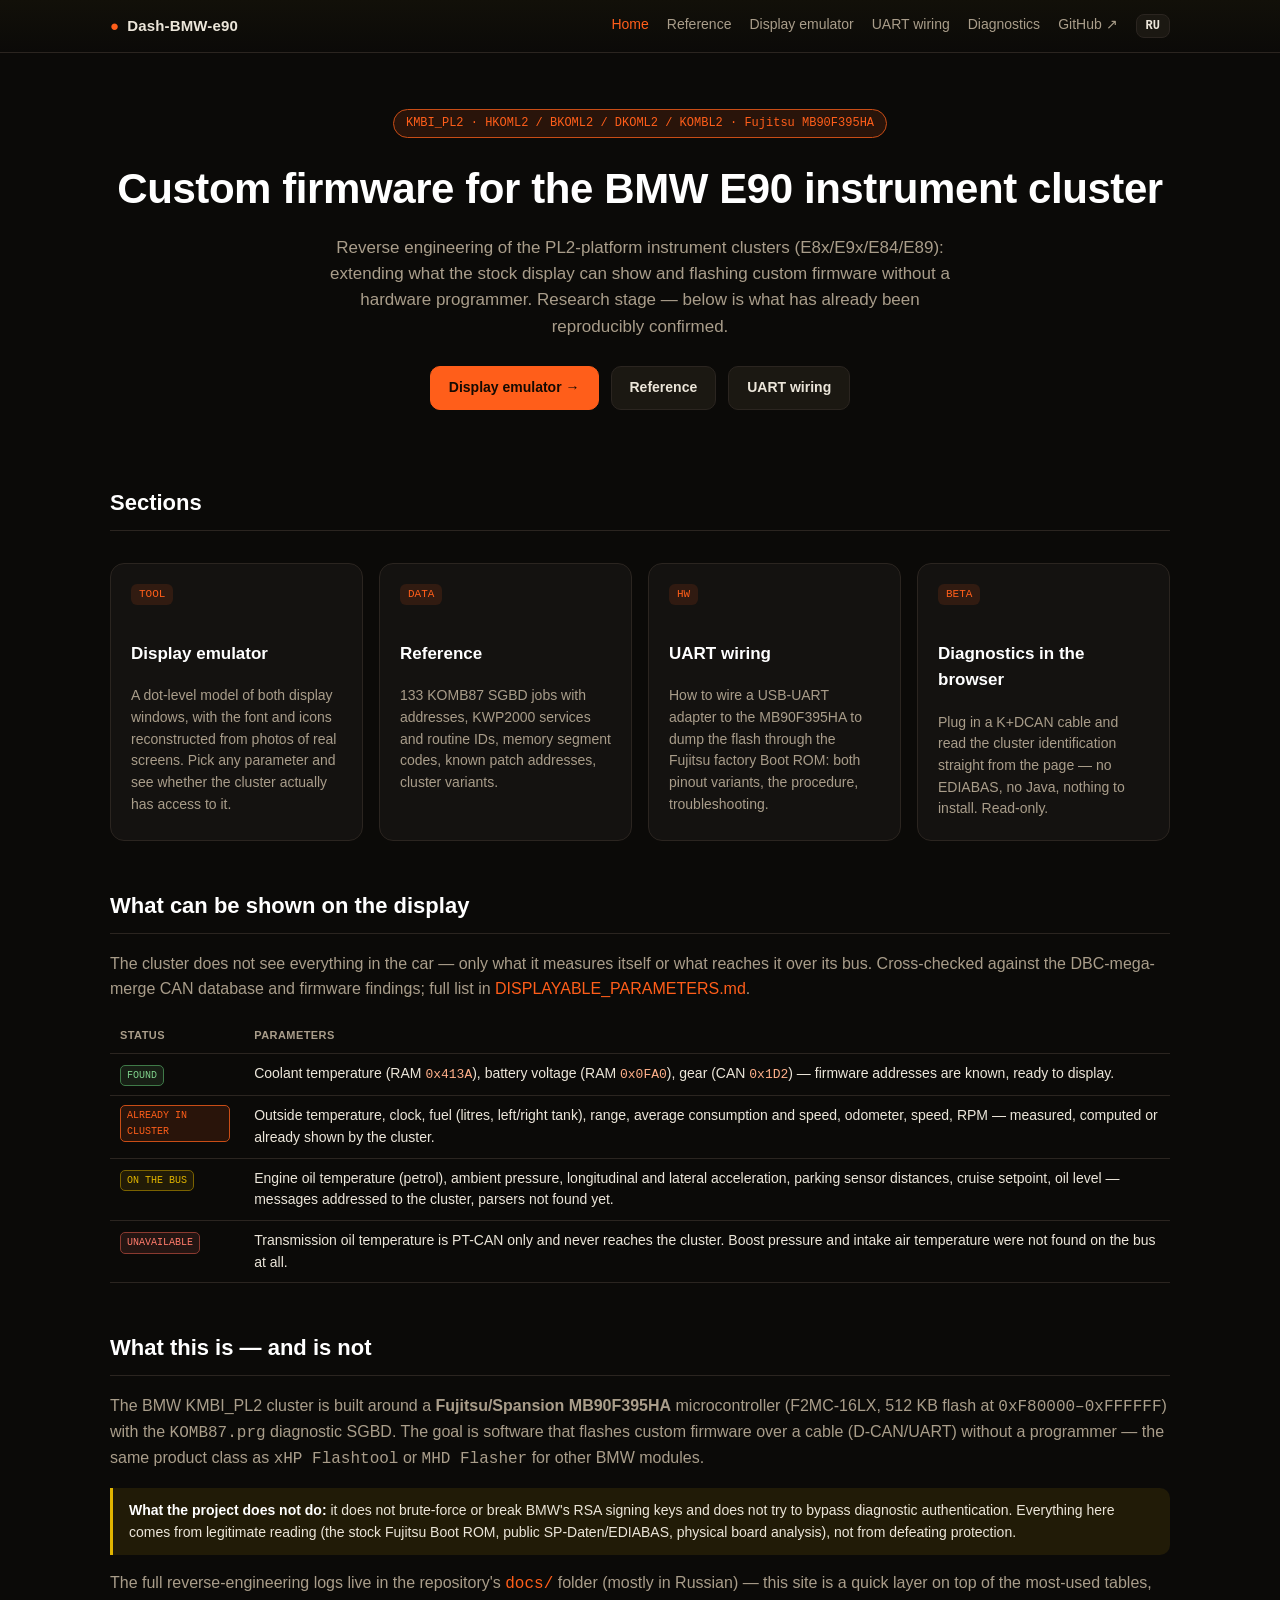
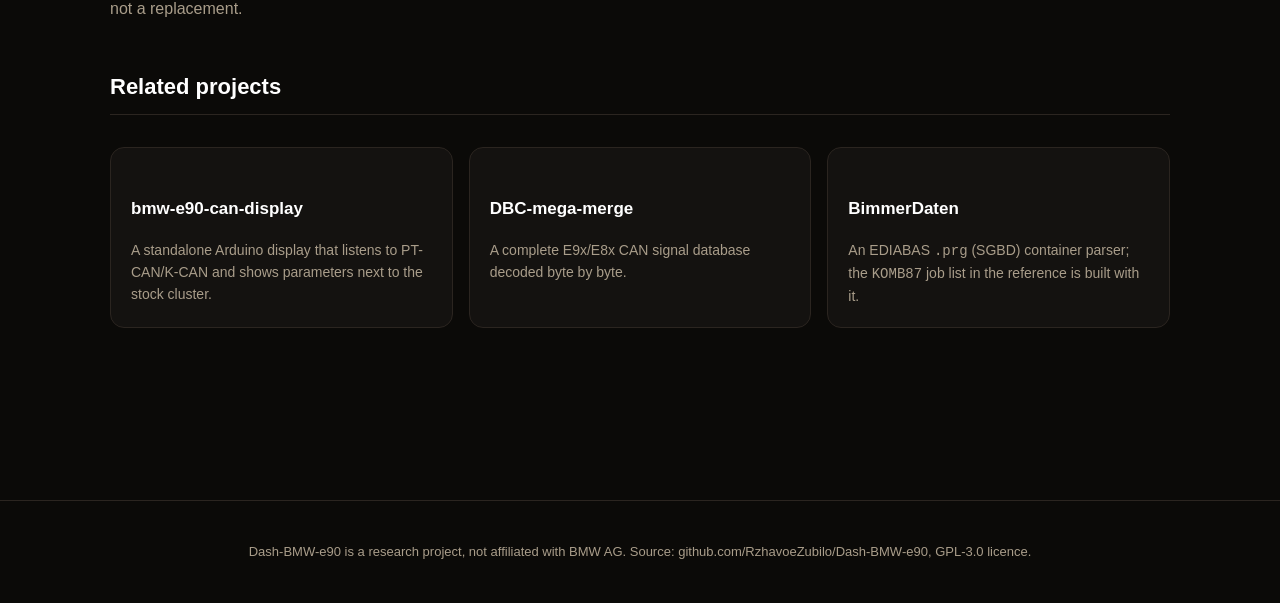
<file: site/index.html>
<!DOCTYPE html>
<html lang="ru" data-title-ru="Dash-BMW-e90 — кастомные прошивки приборки BMW E90" data-title-en="Dash-BMW-e90 — custom firmware for the BMW E90 instrument cluster">
<head>
<meta charset="UTF-8">
<meta name="viewport" content="width=device-width, initial-scale=1.0">
<title>Dash-BMW-e90 — кастомные прошивки приборки BMW E90</title>
<meta name="description" content="Реверс-инжиниринг приборных панелей BMW KMBI_PL2 (E8x/E9x): эмулятор экрана, справочник джобов и адресов, схема UART. Reverse engineering of BMW E8x/E9x instrument clusters.">
<link rel="icon" type="image/svg+xml" href="assets/favicon.svg">
<link rel="stylesheet" href="assets/style.css?v=2">
<script src="assets/i18n.js?v=2"></script>
</head>
<body>

<header class="site">
  <nav class="site-nav">
    <a class="site-brand" href="index.html"><span class="dot">●</span> Dash-BMW-e90</a>
    <div class="site-links">
      <a href="index.html" class="active"><span lang="ru">Главная</span><span lang="en">Home</span></a>
      <a href="reference/index.html"><span lang="ru">Справочник</span><span lang="en">Reference</span></a>
      <a href="emulator/index.html"><span lang="ru">Эмулятор экрана</span><span lang="en">Display emulator</span></a>
      <a href="uart/index.html"><span lang="ru">UART-подключение</span><span lang="en">UART wiring</span></a>
      <a href="diag/index.html"><span lang="ru">Диагностика</span><span lang="en">Diagnostics</span></a>
      <a href="https://github.com/RzhavoeZubilo/Dash-BMW-e90" target="_blank" rel="noopener">GitHub ↗</a>
      <a class="support-link" data-support target="_blank" rel="noopener"><span lang="ru">♥ Поддержать</span><span lang="en">♥ Support</span></a>
      <button class="lang-toggle" type="button">EN</button>
    </div>
  </nav>
</header>

<section class="hero">
  <span class="kicker">KMBI_PL2 · HKOML2 / BKOML2 / DKOML2 / KOMBL2 · Fujitsu MB90F395HA</span>
  <h1>
    <span lang="ru">Кастомные прошивки приборной панели BMW E90</span>
    <span lang="en">Custom firmware for the BMW E90 instrument cluster</span>
  </h1>
  <p class="lead" lang="ru">
    Реверс-инжиниринг щитков приборов платформы PL2 (E8x/E9x/E84/E89):
    расширение заводского функционала дисплея и загрузка кастомных прошивок
    без программатора. Проект в стадии исследования — ниже то, что уже
    воспроизводимо подтверждено.
  </p>
  <p class="lead" lang="en">
    Reverse engineering of the PL2-platform instrument clusters (E8x/E9x/E84/E89):
    extending what the stock display can show and flashing custom firmware
    without a hardware programmer. Research stage — below is what has already
    been reproducibly confirmed.
  </p>
  <div class="cta-row">
    <a class="btn primary" href="emulator/index.html"><span lang="ru">Эмулятор экрана →</span><span lang="en">Display emulator →</span></a>
    <a class="btn" href="reference/index.html"><span lang="ru">Справочник</span><span lang="en">Reference</span></a>
    <a class="btn" href="uart/index.html"><span lang="ru">Схема UART</span><span lang="en">UART wiring</span></a>
  </div>
</section>

<div class="page">

  <section class="block">
    <h2><span lang="ru">Разделы</span><span lang="en">Sections</span></h2>
    <div class="card-grid">
      <a class="card" href="emulator/index.html" style="text-decoration:none">
        <span class="tag">TOOL</span>
        <h3><span lang="ru">Эмулятор экрана</span><span lang="en">Display emulator</span></h3>
        <p lang="ru">Пиксельная модель обоих окон дисплея: шрифт и значки восстановлены
        по фото реальных экранов. Можно выбрать любой параметр и сразу увидеть,
        доступен ли он приборке.</p>
        <p lang="en">A dot-level model of both display windows, with the font and icons
        reconstructed from photos of real screens. Pick any parameter and see
        whether the cluster actually has access to it.</p>
      </a>
      <a class="card" href="reference/index.html" style="text-decoration:none">
        <span class="tag">DATA</span>
        <h3><span lang="ru">Справочник</span><span lang="en">Reference</span></h3>
        <p lang="ru">133 джоба SGBD KOMB87 с адресами, службы KWP2000 и routine ID,
        коды сегментов памяти, известные адреса патчей, варианты щитков.</p>
        <p lang="en">133 KOMB87 SGBD jobs with addresses, KWP2000 services and routine
        IDs, memory segment codes, known patch addresses, cluster variants.</p>
      </a>
      <a class="card" href="uart/index.html" style="text-decoration:none">
        <span class="tag">HW</span>
        <h3><span lang="ru">UART-подключение</span><span lang="en">UART wiring</span></h3>
        <p lang="ru">Схема подключения USB-UART к MB90F395HA для снятия дампа
        через заводской Boot ROM Fujitsu: оба варианта распиновки, порядок
        действий, разбор проблем.</p>
        <p lang="en">How to wire a USB-UART adapter to the MB90F395HA to dump the flash
        through the Fujitsu factory Boot ROM: both pinout variants, the
        procedure, troubleshooting.</p>
      </a>
      <a class="card" href="diag/index.html" style="text-decoration:none">
        <span class="tag">BETA</span>
        <h3><span lang="ru">Диагностика из браузера</span><span lang="en">Diagnostics in the browser</span></h3>
        <p lang="ru">Подключите кабель K+DCAN и прочитайте идентификацию приборки прямо
        со страницы — без EDIABAS, Java и установки программ. Только чтение.</p>
        <p lang="en">Plug in a K+DCAN cable and read the cluster identification straight
        from the page — no EDIABAS, no Java, nothing to install. Read-only.</p>
      </a>
    </div>
  </section>

  <section class="block">
    <h2><span lang="ru">Что можно вывести на экран</span><span lang="en">What can be shown on the display</span></h2>
    <p lang="ru">
      Приборка видит не всё, что есть в машине, — только то, что меряет сама
      или что приходит ей по шине. Сверено с базой CAN-сигналов
      DBC-mega-merge и находками в прошивке; полный список —
      <a href="https://github.com/RzhavoeZubilo/Dash-BMW-e90/blob/main/docs/DISPLAYABLE_PARAMETERS.md" target="_blank" rel="noopener">DISPLAYABLE_PARAMETERS.md</a>.
    </p>
    <p lang="en">
      The cluster does not see everything in the car — only what it measures
      itself or what reaches it over its bus. Cross-checked against the
      DBC-mega-merge CAN database and firmware findings; full list in
      <a href="https://github.com/RzhavoeZubilo/Dash-BMW-e90/blob/main/docs/DISPLAYABLE_PARAMETERS.md" target="_blank" rel="noopener">DISPLAYABLE_PARAMETERS.md</a>.
    </p>
    <table class="ref">
      <thead><tr>
        <th><span lang="ru">Статус</span><span lang="en">Status</span></th>
        <th><span lang="ru">Параметры</span><span lang="en">Parameters</span></th>
      </tr></thead>
      <tbody>
        <tr>
          <td><span class="badge" style="color:#7fd18b;border-color:#3f7a48;background:rgba(127,209,139,.1)"><span lang="ru">НАЙДЕНО</span><span lang="en">FOUND</span></span></td>
          <td lang="ru">Температура ОЖ (RAM <code>0x413A</code>), напряжение бортсети (RAM <code>0x0FA0</code>), передача (CAN <code>0x1D2</code>) — адреса в прошивке известны, можно выводить.</td>
          <td lang="en">Coolant temperature (RAM <code>0x413A</code>), battery voltage (RAM <code>0x0FA0</code>), gear (CAN <code>0x1D2</code>) — firmware addresses are known, ready to display.</td>
        </tr>
        <tr>
          <td><span class="badge"><span lang="ru">УЖЕ В ПРИБОРКЕ</span><span lang="en">ALREADY IN CLUSTER</span></span></td>
          <td lang="ru">Наружная температура, часы, топливо (литры, левый/правый бак), запас хода, средний расход и скорость, пробег, скорость, обороты — приборка их сама меряет, считает или уже показывает.</td>
          <td lang="en">Outside temperature, clock, fuel (litres, left/right tank), range, average consumption and speed, odometer, speed, RPM — measured, computed or already shown by the cluster.</td>
        </tr>
        <tr>
          <td><span class="badge" style="color:#e0b400;border-color:#7a6200;background:rgba(224,180,0,.1)"><span lang="ru">НА ШИНЕ</span><span lang="en">ON THE BUS</span></span></td>
          <td lang="ru">Температура масла двигателя (бензин), атмосферное давление, продольное и поперечное ускорение, расстояния парктроника, уставка круиза, уровень масла — сообщения адресованы приборке, распаковщики ещё не найдены.</td>
          <td lang="en">Engine oil temperature (petrol), ambient pressure, longitudinal and lateral acceleration, parking sensor distances, cruise setpoint, oil level — messages addressed to the cluster, parsers not found yet.</td>
        </tr>
        <tr>
          <td><span class="badge" style="color:#ff7b6b;border-color:#8a3a30;background:rgba(255,123,107,.1)"><span lang="ru">НЕДОСТУПНО</span><span lang="en">UNAVAILABLE</span></span></td>
          <td lang="ru">Температура масла АКПП — только на PT-CAN, до приборки не доходит. Давление наддува и температура впуска — на шине не найдены вообще.</td>
          <td lang="en">Transmission oil temperature is PT-CAN only and never reaches the cluster. Boost pressure and intake air temperature were not found on the bus at all.</td>
        </tr>
      </tbody>
    </table>
  </section>

  <section class="block">
    <h2><span lang="ru">Что это и чего здесь нет</span><span lang="en">What this is — and is not</span></h2>
    <p lang="ru">
      Щиток приборов BMW KMBI_PL2 построен на микроконтроллере
      <strong>Fujitsu/Spansion MB90F395HA</strong> (F2MC-16LX, 512 КБ flash
      по адресам <code>0xF80000–0xFFFFFF</code>), с диагностическим SGBD
      <code>KOMB87.prg</code>. Цель проекта — программное обеспечение,
      позволяющее заливать кастомную прошивку по проводу (D-CAN/UART), без
      программатора: тот же класс продукта, что <code>xHP Flashtool</code>
      или <code>MHD Flasher</code> для других систем BMW.
    </p>
    <p lang="en">
      The BMW KMBI_PL2 cluster is built around a <strong>Fujitsu/Spansion
      MB90F395HA</strong> microcontroller (F2MC-16LX, 512 KB flash at
      <code>0xF80000–0xFFFFFF</code>) with the <code>KOMB87.prg</code>
      diagnostic SGBD. The goal is software that flashes custom firmware over
      a cable (D-CAN/UART) without a programmer — the same product class as
      <code>xHP Flashtool</code> or <code>MHD Flasher</code> for other BMW modules.
    </p>
    <div class="callout warn">
      <span lang="ru"><strong>Чего проект не делает:</strong> не подбирает и не ломает
      RSA-ключи подписи BMW и не пытается обойти диагностическую
      аутентификацию. Данные на этом сайте — результат легального чтения
      (штатный Boot ROM Fujitsu, публичные SP-Daten/EDIABAS, физический
      анализ плат), а не инструкция по взлому защиты.</span>
      <span lang="en"><strong>What the project does not do:</strong> it does not
      brute-force or break BMW's RSA signing keys and does not try to bypass
      diagnostic authentication. Everything here comes from legitimate reading
      (the stock Fujitsu Boot ROM, public SP-Daten/EDIABAS, physical board
      analysis), not from defeating protection.</span>
    </div>
    <p lang="ru">
      Полные журналы реверс-инжиниринга лежат в
      <a href="https://github.com/RzhavoeZubilo/Dash-BMW-e90/tree/main/docs" target="_blank" rel="noopener"><code>docs/</code></a>
      репозитория (на русском) — сайт их не заменяет, а даёт быстрый слой
      поверх самых востребованных таблиц.
    </p>
    <p lang="en">
      The full reverse-engineering logs live in the repository's
      <a href="https://github.com/RzhavoeZubilo/Dash-BMW-e90/tree/main/docs" target="_blank" rel="noopener"><code>docs/</code></a>
      folder (mostly in Russian) — this site is a quick layer on top of the
      most-used tables, not a replacement.
    </p>
  </section>

  <section class="block">
    <h2><span lang="ru">Смежные проекты</span><span lang="en">Related projects</span></h2>
    <div class="card-grid">
      <a class="card" href="https://github.com/RzhavoeZubilo/bmw-e90-can-display" target="_blank" rel="noopener" style="text-decoration:none">
        <h3>bmw-e90-can-display</h3>
        <p lang="ru">Отдельный дисплей на Arduino: слушает PT-CAN/K-CAN и показывает
        параметры рядом со штатной приборкой.</p>
        <p lang="en">A standalone Arduino display that listens to PT-CAN/K-CAN and
        shows parameters next to the stock cluster.</p>
      </a>
      <a class="card" href="https://maseg535.github.io/E90-and-e8x-DBC-mega-merge-project/can_ids_reference.html" target="_blank" rel="noopener" style="text-decoration:none">
        <h3>DBC-mega-merge</h3>
        <p lang="ru">Полная база описаний CAN-сигналов E9x/E8x с разбором по байтам.</p>
        <p lang="en">A complete E9x/E8x CAN signal database decoded byte by byte.</p>
      </a>
      <a class="card" href="https://github.com/zer02dev/BimmerDaten" target="_blank" rel="noopener" style="text-decoration:none">
        <h3>BimmerDaten</h3>
        <p lang="ru">Парсер контейнера EDIABAS <code>.prg</code> (SGBD), на нём основан
        разбор джобов <code>KOMB87</code> в справочнике.</p>
        <p lang="en">An EDIABAS <code>.prg</code> (SGBD) container parser; the
        <code>KOMB87</code> job list in the reference is built with it.</p>
      </a>
    </div>
  </section>

</div>

<footer class="site">
  <p lang="ru">Dash-BMW-e90 — исследовательский проект, не аффилирован с BMW AG.
  Исходники: <a href="https://github.com/RzhavoeZubilo/Dash-BMW-e90">github.com/RzhavoeZubilo/Dash-BMW-e90</a>, лицензия GPL-3.0.
  <a data-support target="_blank" rel="noopener">♥ Поддержать автора</a></p>
  <p lang="en">Dash-BMW-e90 is a research project, not affiliated with BMW AG.
  Source: <a href="https://github.com/RzhavoeZubilo/Dash-BMW-e90">github.com/RzhavoeZubilo/Dash-BMW-e90</a>, GPL-3.0 licence.
  <a data-support target="_blank" rel="noopener">♥ Support the author</a></p>
</footer>

</body>
</html>
</file>
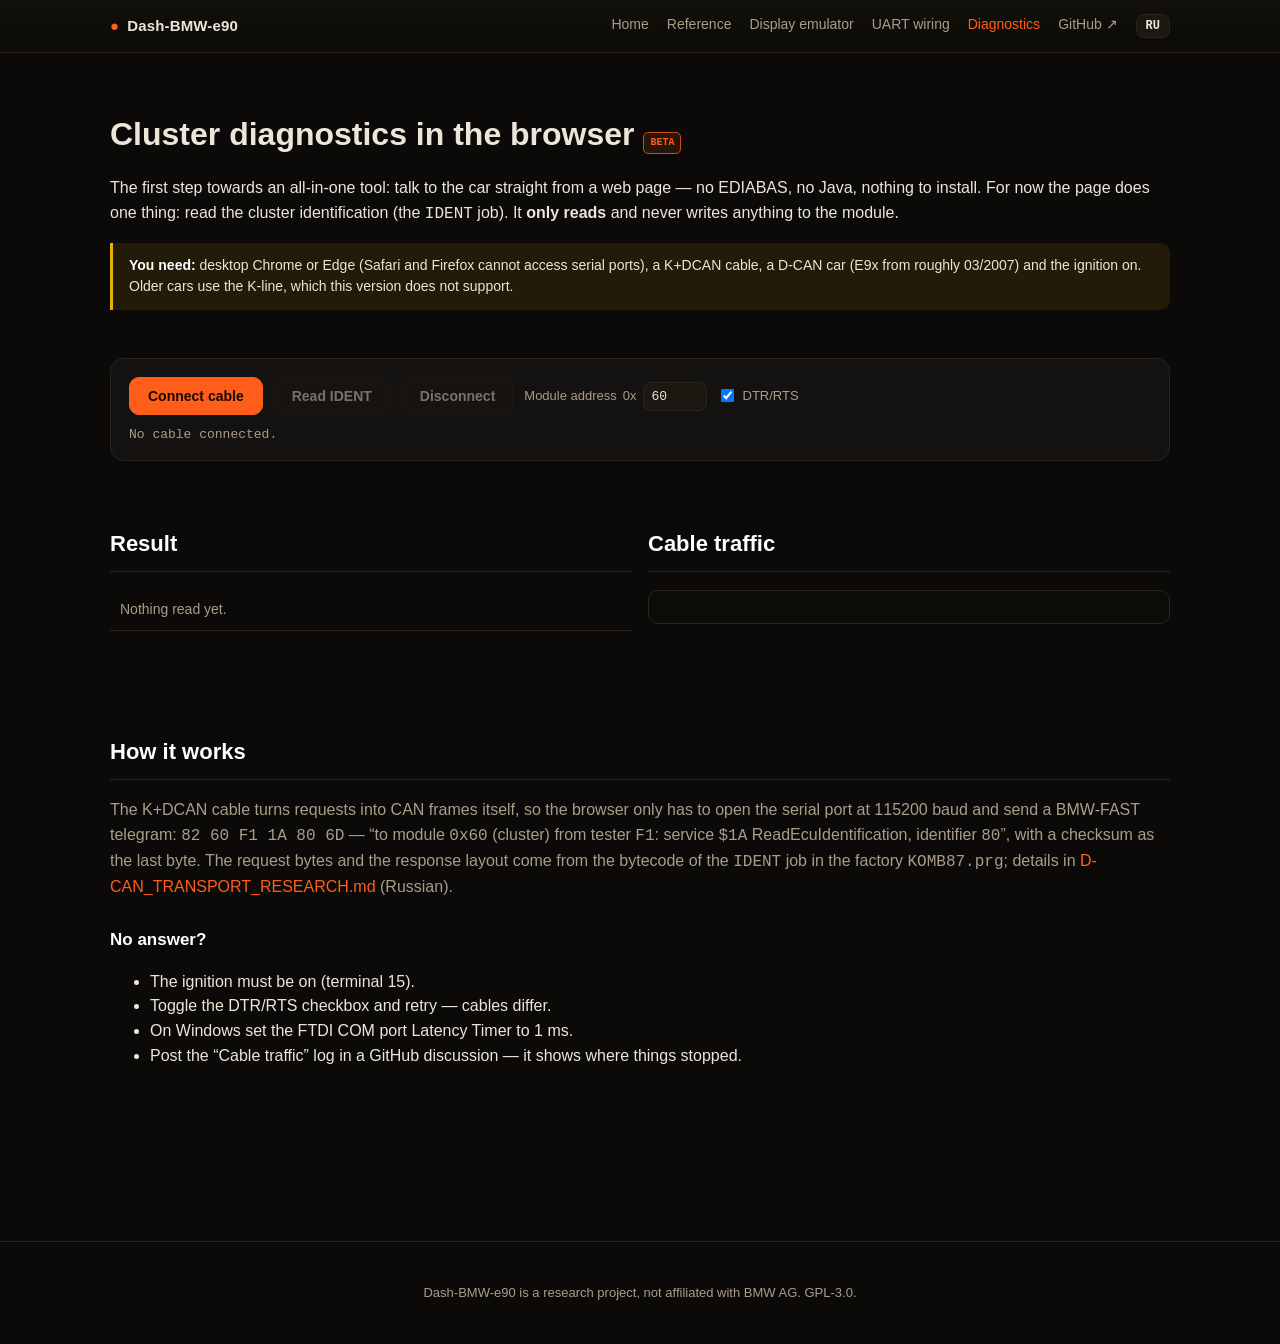
<file: site/diag/index.html>
<!DOCTYPE html>
<html lang="ru" data-title-ru="Диагностика (бета) — Dash-BMW-e90" data-title-en="Diagnostics (beta) — Dash-BMW-e90">
<head>
<meta charset="UTF-8">
<meta name="viewport" content="width=device-width, initial-scale=1.0">
<title>Диагностика (бета) — Dash-BMW-e90</title>
<meta name="description" content="Чтение идентификации приборки BMW E9x прямо из браузера через кабель K+DCAN. Read BMW E9x cluster identification from the browser over a K+DCAN cable.">
<link rel="icon" type="image/svg+xml" href="../assets/favicon.svg">
<link rel="stylesheet" href="../assets/style.css?v=2">
<script src="../assets/i18n.js?v=2"></script>
<style>
  .panel { background: var(--panel); border: 1px solid var(--border); border-radius: var(--radius); padding: 18px; }
  .controls { display: flex; flex-wrap: wrap; gap: 10px; align-items: center; }
  .controls button { cursor: pointer; font-family: var(--sans); }
  .controls button:disabled { opacity: .45; cursor: not-allowed; }
  .field { display: inline-flex; gap: 6px; align-items: center; font-size: 13px; color: var(--text-dim); }
  .field input[type=text] {
    width: 64px; font: 13px var(--mono); color: var(--text); background: var(--panel-2);
    border: 1px solid var(--border); border-radius: 8px; padding: 6px 8px;
  }
  .state { font: 13px var(--mono); margin-top: 12px; color: var(--text-dim); }
  .state.ok { color: #7fd18b; } .state.err { color: #ff7b6b; }
  #log { max-height: 320px; overflow: auto; white-space: pre-wrap; word-break: break-all; margin: 0; }
  .grid { display: grid; grid-template-columns: minmax(0, 1fr) minmax(0, 1fr); gap: 16px; }
  @media (max-width: 760px) { .grid { grid-template-columns: minmax(0, 1fr); } }
</style>
</head>
<body>

<header class="site">
  <nav class="site-nav">
    <a class="site-brand" href="../index.html"><span class="dot">●</span> Dash-BMW-e90</a>
    <div class="site-links">
      <a href="../index.html"><span lang="ru">Главная</span><span lang="en">Home</span></a>
      <a href="../reference/index.html"><span lang="ru">Справочник</span><span lang="en">Reference</span></a>
      <a href="../emulator/index.html"><span lang="ru">Эмулятор экрана</span><span lang="en">Display emulator</span></a>
      <a href="../uart/index.html"><span lang="ru">UART-подключение</span><span lang="en">UART wiring</span></a>
      <a href="../diag/index.html" class="active"><span lang="ru">Диагностика</span><span lang="en">Diagnostics</span></a>
      <a href="https://github.com/RzhavoeZubilo/Dash-BMW-e90" target="_blank" rel="noopener">GitHub ↗</a>
      <a class="support-link" data-support target="_blank" rel="noopener"><span lang="ru">♥ Поддержать</span><span lang="en">♥ Support</span></a>
      <button class="lang-toggle" type="button">EN</button>
    </div>
  </nav>
</header>

<div class="page" style="padding-top:36px">

  <h1 style="margin-bottom:4px"><span lang="ru">Диагностика приборки из браузера</span><span lang="en">Cluster diagnostics in the browser</span> <span class="badge">BETA</span></h1>
  <p class="muted" lang="ru">
    Первый шаг к «комбайну»: подключение к машине прямо со страницы, без
    EDIABAS, Java и установки программ. Сейчас страница умеет одно —
    прочитать идентификацию приборки (джоб <code>IDENT</code>). Она
    <strong>только читает</strong> и ничего не записывает в блок.
  </p>
  <p class="muted" lang="en">
    The first step towards an all-in-one tool: talk to the car straight from a
    web page — no EDIABAS, no Java, nothing to install. For now the page does
    one thing: read the cluster identification (the <code>IDENT</code> job). It
    <strong>only reads</strong> and never writes anything to the module.
  </p>

  <div class="callout warn">
    <span lang="ru"><strong>Что нужно:</strong> Chrome или Edge на компьютере (Safari и Firefox не умеют
    работать с COM-портом), кабель K+DCAN, машина с D-CAN (E9x примерно с 03/2007)
    и включённое зажигание. Машины старше — на K-линии, эта версия их не поддерживает.</span>
    <span lang="en"><strong>You need:</strong> desktop Chrome or Edge (Safari and Firefox cannot access
    serial ports), a K+DCAN cable, a D-CAN car (E9x from roughly 03/2007) and the
    ignition on. Older cars use the K-line, which this version does not support.</span>
  </div>

  <div class="callout warn" id="noSerial" hidden>
    <span lang="ru">Этот браузер не поддерживает Web Serial. Откройте страницу в Chrome или Edge на компьютере.</span>
    <span lang="en">This browser does not support Web Serial. Open the page in desktop Chrome or Edge.</span>
  </div>

  <section class="block panel">
    <div class="controls">
      <button class="btn primary" id="btnConnect"><span lang="ru">Подключить кабель</span><span lang="en">Connect cable</span></button>
      <button class="btn" id="btnIdent" disabled><span lang="ru">Прочитать IDENT</span><span lang="en">Read IDENT</span></button>
      <button class="btn" id="btnDisconnect" disabled><span lang="ru">Отключить</span><span lang="en">Disconnect</span></button>
      <label class="field"><span lang="ru">Адрес блока</span><span lang="en">Module address</span> 0x<input type="text" id="addr" value="60" maxlength="2" spellcheck="false"></label>
      <label class="field"><input type="checkbox" id="dtr" checked> DTR/RTS</label>
    </div>
    <div class="state" id="state"></div>
  </section>

  <div class="grid">
    <section class="block" style="margin-top:0">
      <h2><span lang="ru">Результат</span><span lang="en">Result</span></h2>
      <table class="ref" id="result">
        <tbody><tr><td class="muted"><span lang="ru">Пока ничего не прочитано.</span><span lang="en">Nothing read yet.</span></td></tr></tbody>
      </table>
    </section>
    <section class="block" style="margin-top:0">
      <h2><span lang="ru">Обмен с кабелем</span><span lang="en">Cable traffic</span></h2>
      <pre><code id="log"></code></pre>
    </section>
  </div>

  <section class="block">
    <h2><span lang="ru">Как это устроено</span><span lang="en">How it works</span></h2>
    <p lang="ru">
      Кабель K+DCAN сам переводит запросы в кадры CAN, поэтому браузеру достаточно
      открыть COM-порт на 115200 бод и отправить телеграмму BMW-FAST:
      <code>82 60 F1 1A 80 6D</code> — «адресату <code>0x60</code> (приборка) от
      тестера <code>F1</code>: сервис <code>$1A</code> ReadEcuIdentification,
      идентификатор <code>80</code>», последний байт — контрольная сумма. Байты запроса
      и разбор ответа взяты из байткода джоба <code>IDENT</code> в заводском
      <code>KOMB87.prg</code>; подробности —
      <a href="https://github.com/RzhavoeZubilo/Dash-BMW-e90/blob/main/docs/D-CAN_TRANSPORT_RESEARCH.md">D-CAN_TRANSPORT_RESEARCH.md</a>.
    </p>
    <p lang="en">
      The K+DCAN cable turns requests into CAN frames itself, so the browser only
      has to open the serial port at 115200 baud and send a BMW-FAST telegram:
      <code>82 60 F1 1A 80 6D</code> — “to module <code>0x60</code> (cluster) from
      tester <code>F1</code>: service <code>$1A</code> ReadEcuIdentification,
      identifier <code>80</code>”, with a checksum as the last byte. The request
      bytes and the response layout come from the bytecode of the <code>IDENT</code>
      job in the factory <code>KOMB87.prg</code>; details in
      <a href="https://github.com/RzhavoeZubilo/Dash-BMW-e90/blob/main/docs/D-CAN_TRANSPORT_RESEARCH.md">D-CAN_TRANSPORT_RESEARCH.md</a> (Russian).
    </p>
    <h3><span lang="ru">Если не отвечает</span><span lang="en">No answer?</span></h3>
    <ul lang="ru">
      <li>Зажигание должно быть включено (клемма 15).</li>
      <li>Снимите или поставьте галочку DTR/RTS и попробуйте снова — разные кабели ведут себя по-разному.</li>
      <li>На Windows в свойствах COM-порта FTDI выставьте Latency Timer = 1 мс.</li>
      <li>Пришлите содержимое окна «Обмен с кабелем» в обсуждение на GitHub — по нему видно, где застряло.</li>
    </ul>
    <ul lang="en">
      <li>The ignition must be on (terminal 15).</li>
      <li>Toggle the DTR/RTS checkbox and retry — cables differ.</li>
      <li>On Windows set the FTDI COM port Latency Timer to 1 ms.</li>
      <li>Post the “Cable traffic” log in a GitHub discussion — it shows where things stopped.</li>
    </ul>
  </section>

</div>

<footer class="site">
  <p lang="ru">Dash-BMW-e90 — исследовательский проект, не аффилирован с BMW AG. GPL-3.0.
  <a data-support target="_blank" rel="noopener">♥ Поддержать автора</a></p>
  <p lang="en">Dash-BMW-e90 is a research project, not affiliated with BMW AG. GPL-3.0.
  <a data-support target="_blank" rel="noopener">♥ Support the author</a></p>
</footer>

<script src="bmwfast.js"></script>
<script>
(function () {
  'use strict';
  var B = window.BmwFast;
  var $ = function (id) { return document.getElementById(id); };
  function lang() { return document.documentElement.getAttribute('data-lang') === 'en' ? 'en' : 'ru'; }

  var TXT = {
    ru: {
      idle: 'Кабель не подключён.', opened: 'Порт открыт. Включите зажигание и нажмите «Прочитать IDENT».',
      waiting: 'Жду ответ…', okIdent: 'Ответ получен.', closed: 'Порт закрыт.',
      timeout: 'Нет ответа за отведённое время.', badAddr: 'Адрес — две hex-цифры, например 60.',
      negative: 'Блок отказал: код ', unexpected: 'Неожиданный ответ — см. журнал.',
      cancelled: 'Выбор порта отменён.', field: 'Поле', value: 'Значение'
    },
    en: {
      idle: 'No cable connected.', opened: 'Port open. Switch the ignition on and press “Read IDENT”.',
      waiting: 'Waiting for the answer…', okIdent: 'Answer received.', closed: 'Port closed.',
      timeout: 'No answer within the timeout.', badAddr: 'Address must be two hex digits, e.g. 60.',
      negative: 'Module refused: code ', unexpected: 'Unexpected answer — see the log.',
      cancelled: 'Port selection cancelled.', field: 'Field', value: 'Value'
    }
  };
  var NRC = { 0x11: 'serviceNotSupported', 0x12: 'subFunctionNotSupported', 0x22: 'conditionsNotCorrect',
              0x31: 'requestOutOfRange', 0x33: 'securityAccessDenied', 0x78: 'responsePending' };
  var LABELS = {
    ru: { ID_BMW_NR: 'Номер детали BMW', ID_HW_NR: 'Индекс железа', ID_COD_INDEX: 'Индекс коддинга',
          ID_DIAG_INDEX: 'Индекс диагностики', ID_VAR_INDEX: 'Индекс варианта', ID_DATUM: 'Дата изготовления',
          ID_LIEF_NR: 'Поставщик', ID_SW_NR_MCV: 'ПО: message catalogue', ID_SW_NR_FSV: 'ПО: функциональное',
          ID_SW_NR_OSV: 'ПО: операционная система', ID_SW_NR_RES: 'ПО: резерв', RAW: 'Сырой ответ' },
    en: { ID_BMW_NR: 'BMW part number', ID_HW_NR: 'Hardware index', ID_COD_INDEX: 'Coding index',
          ID_DIAG_INDEX: 'Diagnostic index', ID_VAR_INDEX: 'Variant index', ID_DATUM: 'Manufacturing date',
          ID_LIEF_NR: 'Supplier', ID_SW_NR_MCV: 'SW: message catalogue', ID_SW_NR_FSV: 'SW: functional',
          ID_SW_NR_OSV: 'SW: operating system', ID_SW_NR_RES: 'SW: reserved', RAW: 'Raw answer' }
  };

  var port = null, reader = null, rx = [], wake = null, lastState = 'idle', lastClass = '', lastResult = null;

  function setState(key, cls, extra) {
    lastState = key; lastClass = cls || '';
    $('state').className = 'state ' + lastClass;
    $('state').textContent = TXT[lang()][key] + (extra || '');
  }
  function log(dir, bytes) {
    var t = new Date().toISOString().slice(11, 23);
    $('log').textContent += t + ' ' + dir + ' ' + (typeof bytes === 'string' ? bytes : B.hexStr(bytes)) + '\n';
    $('log').parentNode.scrollTop = 1e9;
  }
  function setButtons(connected) {
    $('btnConnect').disabled = connected;
    $('btnIdent').disabled = !connected;
    $('btnDisconnect').disabled = !connected;
  }

  async function readLoop() {
    while (port && port.readable) {
      reader = port.readable.getReader();
      try {
        for (;;) {
          var r = await reader.read();
          if (r.done) break;
          for (var i = 0; i < r.value.length; i++) rx.push(r.value[i]);
          log('RX', Array.from(r.value));
          if (wake) wake();
        }
      } catch (e) {
        log('!!', String(e));
      } finally {
        reader.releaseLock();
        reader = null;
      }
    }
  }

  function waitData(ms) {
    return new Promise(function (resolve) {
      var timer = setTimeout(function () { wake = null; resolve(false); }, ms);
      wake = function () { clearTimeout(timer); wake = null; resolve(true); };
    });
  }

  // Отправить телеграмму и дождаться ответа блока. Эхо собственной посылки
  // (его возвращают «умные» кабели) пропускается; 7F xx 78 продлевает ожидание.
  async function transact(target, data) {
    var tel = B.buildTelegram(target, data);
    rx.length = 0;
    var w = port.writable.getWriter();
    try { await w.write(new Uint8Array(tel)); } finally { w.releaseLock(); }
    log('TX', tel);
    var deadline = Date.now() + 2000;
    for (;;) {
      var p = B.parseTelegram(rx);
      if (p.error) { log('!!', p.error); rx.shift(); continue; }
      if (p.tel) {
        rx.splice(0, p.size);
        if (p.tel.raw.join() === tel.join()) { log('..', 'echo'); continue; }
        var d = p.tel.data;
        if (d[0] === 0x7F && d[2] === 0x78) { deadline = Date.now() + 5000; continue; }
        return p.tel;
      }
      var left = deadline - Date.now();
      if (left <= 0 || !(await waitData(left))) throw new Error('timeout');
    }
  }

  function renderResult(r) {
    lastResult = r;
    var L = LABELS[lang()], html = '<thead><tr><th>' + TXT[lang()].field + '</th><th>' + TXT[lang()].value + '</th></tr></thead><tbody>';
    Object.keys(r).forEach(function (k) {
      html += '<tr><td>' + (L[k] || k) + '<br><code>' + k + '</code></td><td class="addr">' + r[k] + '</td></tr>';
    });
    $('result').innerHTML = html + '</tbody>';
  }

  $('btnConnect').addEventListener('click', async function () {
    try {
      port = await navigator.serial.requestPort();
    } catch (e) { setState('cancelled'); return; }
    try {
      await port.open({ baudRate: 115200, dataBits: 8, stopBits: 1, parity: 'none', bufferSize: 4096 });
      if ($('dtr').checked) await port.setSignals({ dataTerminalReady: true, requestToSend: true });
      setButtons(true); setState('opened', 'ok');
      log('--', 'open 115200 8N1' + ($('dtr').checked ? ' DTR+RTS' : ''));
      readLoop();
    } catch (e) { setState('idle', 'err', ' ' + e.message); port = null; }
  });

  $('btnIdent').addEventListener('click', async function () {
    var addr = parseInt($('addr').value, 16);
    if (!/^[0-9a-fA-F]{1,2}$/.test($('addr').value)) { setState('badAddr', 'err'); return; }
    $('btnIdent').disabled = true;
    setState('waiting');
    try {
      var tel = await transact(addr, [0x1A, 0x80]);
      var r = B.decodeIdent(tel.data);
      if (r.negative) {
        setState('negative', 'err', '0x' + r.nrc.toString(16).toUpperCase() + (NRC[r.nrc] ? ' (' + NRC[r.nrc] + ')' : ''));
      } else if (r.unexpected) {
        setState('unexpected', 'err');
      } else {
        r.RAW = B.hexStr(tel.data);
        renderResult(r); setState('okIdent', 'ok');
      }
    } catch (e) {
      setState(e.message === 'timeout' ? 'timeout' : 'idle', 'err', e.message === 'timeout' ? '' : ' ' + e.message);
    } finally {
      $('btnIdent').disabled = !port;
    }
  });

  $('btnDisconnect').addEventListener('click', async function () {
    try { if (reader) await reader.cancel(); } catch (e) {}
    try { await port.close(); } catch (e) {}
    port = null; setButtons(false); setState('closed'); log('--', 'close');
  });

  document.addEventListener('langchange', function () {
    setState(lastState, lastClass);
    if (lastResult) renderResult(lastResult);
  });

  if (!('serial' in navigator)) {
    $('noSerial').hidden = false;
    $('btnConnect').disabled = true;
  }
  setState('idle');
})();
</script>

</body>
</html>
</file>
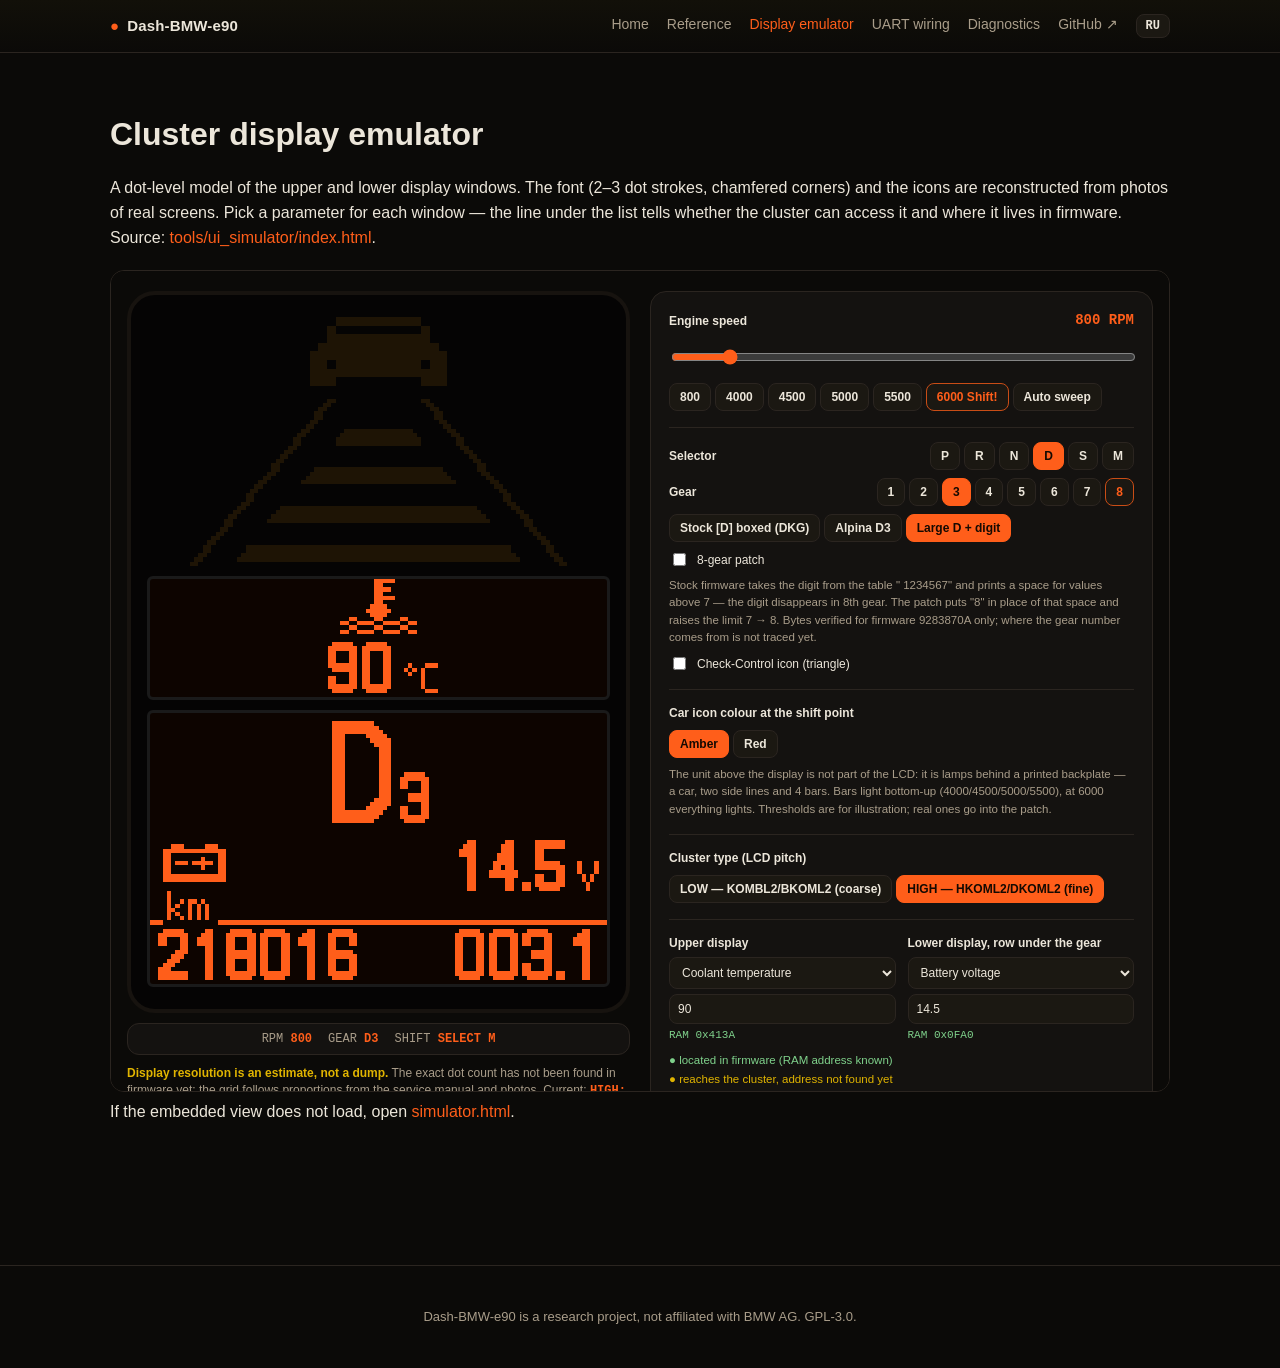
<file: site/emulator/index.html>
<!DOCTYPE html>
<html lang="ru" data-title-ru="Эмулятор экрана — Dash-BMW-e90" data-title-en="Display emulator — Dash-BMW-e90">
<head>
<meta charset="UTF-8">
<meta name="viewport" content="width=device-width, initial-scale=1.0">
<title>Эмулятор экрана — Dash-BMW-e90</title>
<meta name="description" content="Интерактивная модель LCD-дисплея приборки BMW E90. Interactive model of the BMW E90 cluster LCD.">
<link rel="icon" type="image/svg+xml" href="../assets/favicon.svg">
<link rel="stylesheet" href="../assets/style.css?v=2">
<script src="../assets/i18n.js?v=2"></script>
<style>
  .sim-wrap {
    border: 1px solid var(--border);
    border-radius: var(--radius);
    overflow: hidden;
    background: var(--bg);
    margin: 20px 0 8px;
  }
  .sim-wrap iframe { width: 100%; height: 820px; border: 0; display: block; }
  @media (max-width: 860px) { .sim-wrap iframe { height: 1420px; } }
</style>
</head>
<body>

<header class="site">
  <nav class="site-nav">
    <a class="site-brand" href="../index.html"><span class="dot">●</span> Dash-BMW-e90</a>
    <div class="site-links">
      <a href="../index.html"><span lang="ru">Главная</span><span lang="en">Home</span></a>
      <a href="../reference/index.html"><span lang="ru">Справочник</span><span lang="en">Reference</span></a>
      <a href="../emulator/index.html" class="active"><span lang="ru">Эмулятор экрана</span><span lang="en">Display emulator</span></a>
      <a href="../uart/index.html"><span lang="ru">UART-подключение</span><span lang="en">UART wiring</span></a>
      <a href="../diag/index.html"><span lang="ru">Диагностика</span><span lang="en">Diagnostics</span></a>
      <a href="https://github.com/RzhavoeZubilo/Dash-BMW-e90" target="_blank" rel="noopener">GitHub ↗</a>
      <a class="support-link" data-support target="_blank" rel="noopener"><span lang="ru">♥ Поддержать</span><span lang="en">♥ Support</span></a>
      <button class="lang-toggle" type="button">EN</button>
    </div>
  </nav>
</header>

<div class="page" style="padding-top:36px">

  <h1 style="margin-bottom:4px"><span lang="ru">Эмулятор экрана приборки</span><span lang="en">Cluster display emulator</span></h1>
  <p class="muted" lang="ru">
    Пиксельная модель верхнего и нижнего окна дисплея. Шрифт (штрих 2–3
    точки, срезанные углы) и значки восстановлены по фото реальных экранов.
    Выберите параметр для каждого окна — под списком видно, доступен ли он
    приборке и где лежит в прошивке. Исходник:
    <a href="https://github.com/RzhavoeZubilo/Dash-BMW-e90/blob/main/tools/ui_simulator/index.html">tools/ui_simulator/index.html</a>.
  </p>
  <p class="muted" lang="en">
    A dot-level model of the upper and lower display windows. The font (2–3 dot
    strokes, chamfered corners) and the icons are reconstructed from photos of
    real screens. Pick a parameter for each window — the line under the list
    tells whether the cluster can access it and where it lives in firmware.
    Source: <a href="https://github.com/RzhavoeZubilo/Dash-BMW-e90/blob/main/tools/ui_simulator/index.html">tools/ui_simulator/index.html</a>.
  </p>

  <div class="sim-wrap">
    <iframe src="simulator.html?v=2" title="BMW E90 cluster display emulator"></iframe>
  </div>

  <p class="muted" style="margin-top:4px">
    <span lang="ru">Не грузится внутри страницы — откройте</span>
    <span lang="en">If the embedded view does not load, open</span>
    <a href="simulator.html" target="_blank" rel="noopener">simulator.html</a>.
  </p>

</div>

<footer class="site">
  <p lang="ru">Dash-BMW-e90 — исследовательский проект, не аффилирован с BMW AG. GPL-3.0.
  <a data-support target="_blank" rel="noopener">♥ Поддержать автора</a></p>
  <p lang="en">Dash-BMW-e90 is a research project, not affiliated with BMW AG. GPL-3.0.
  <a data-support target="_blank" rel="noopener">♥ Support the author</a></p>
</footer>

</body>
</html>
</file>
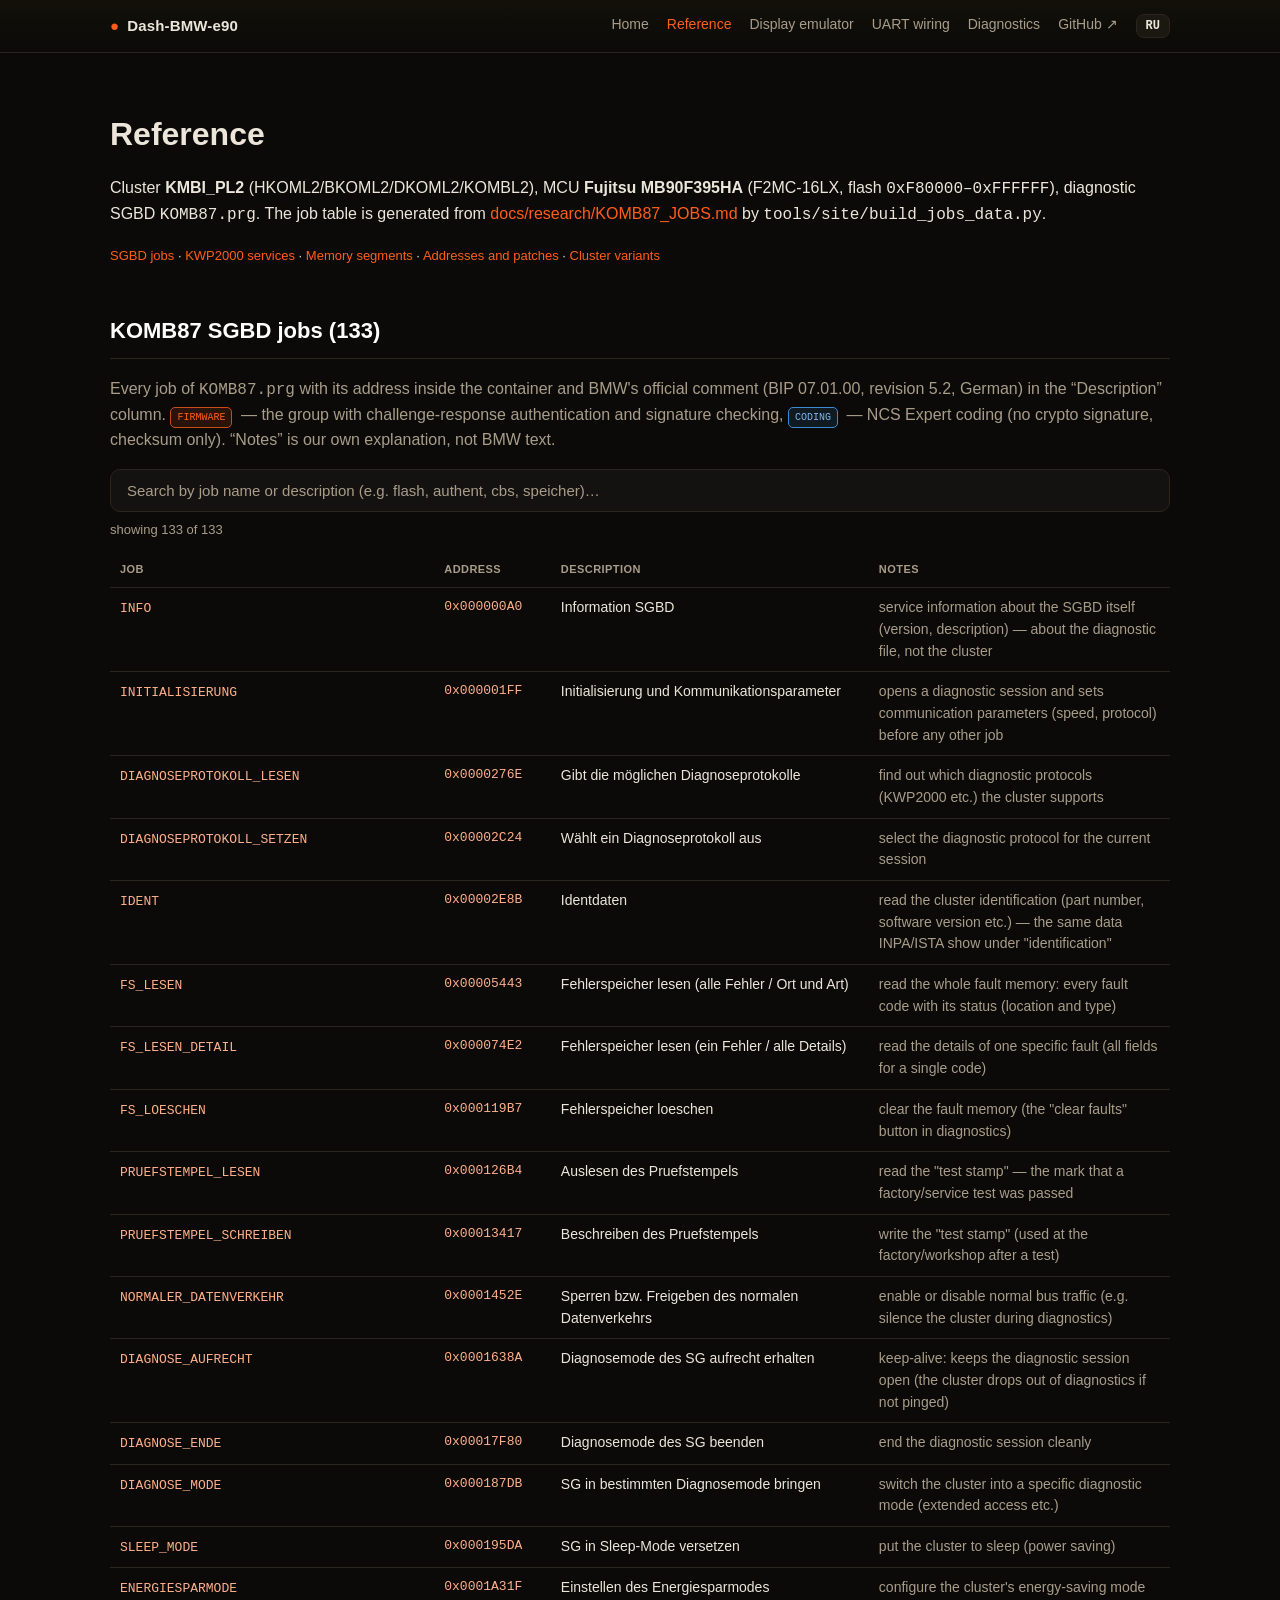
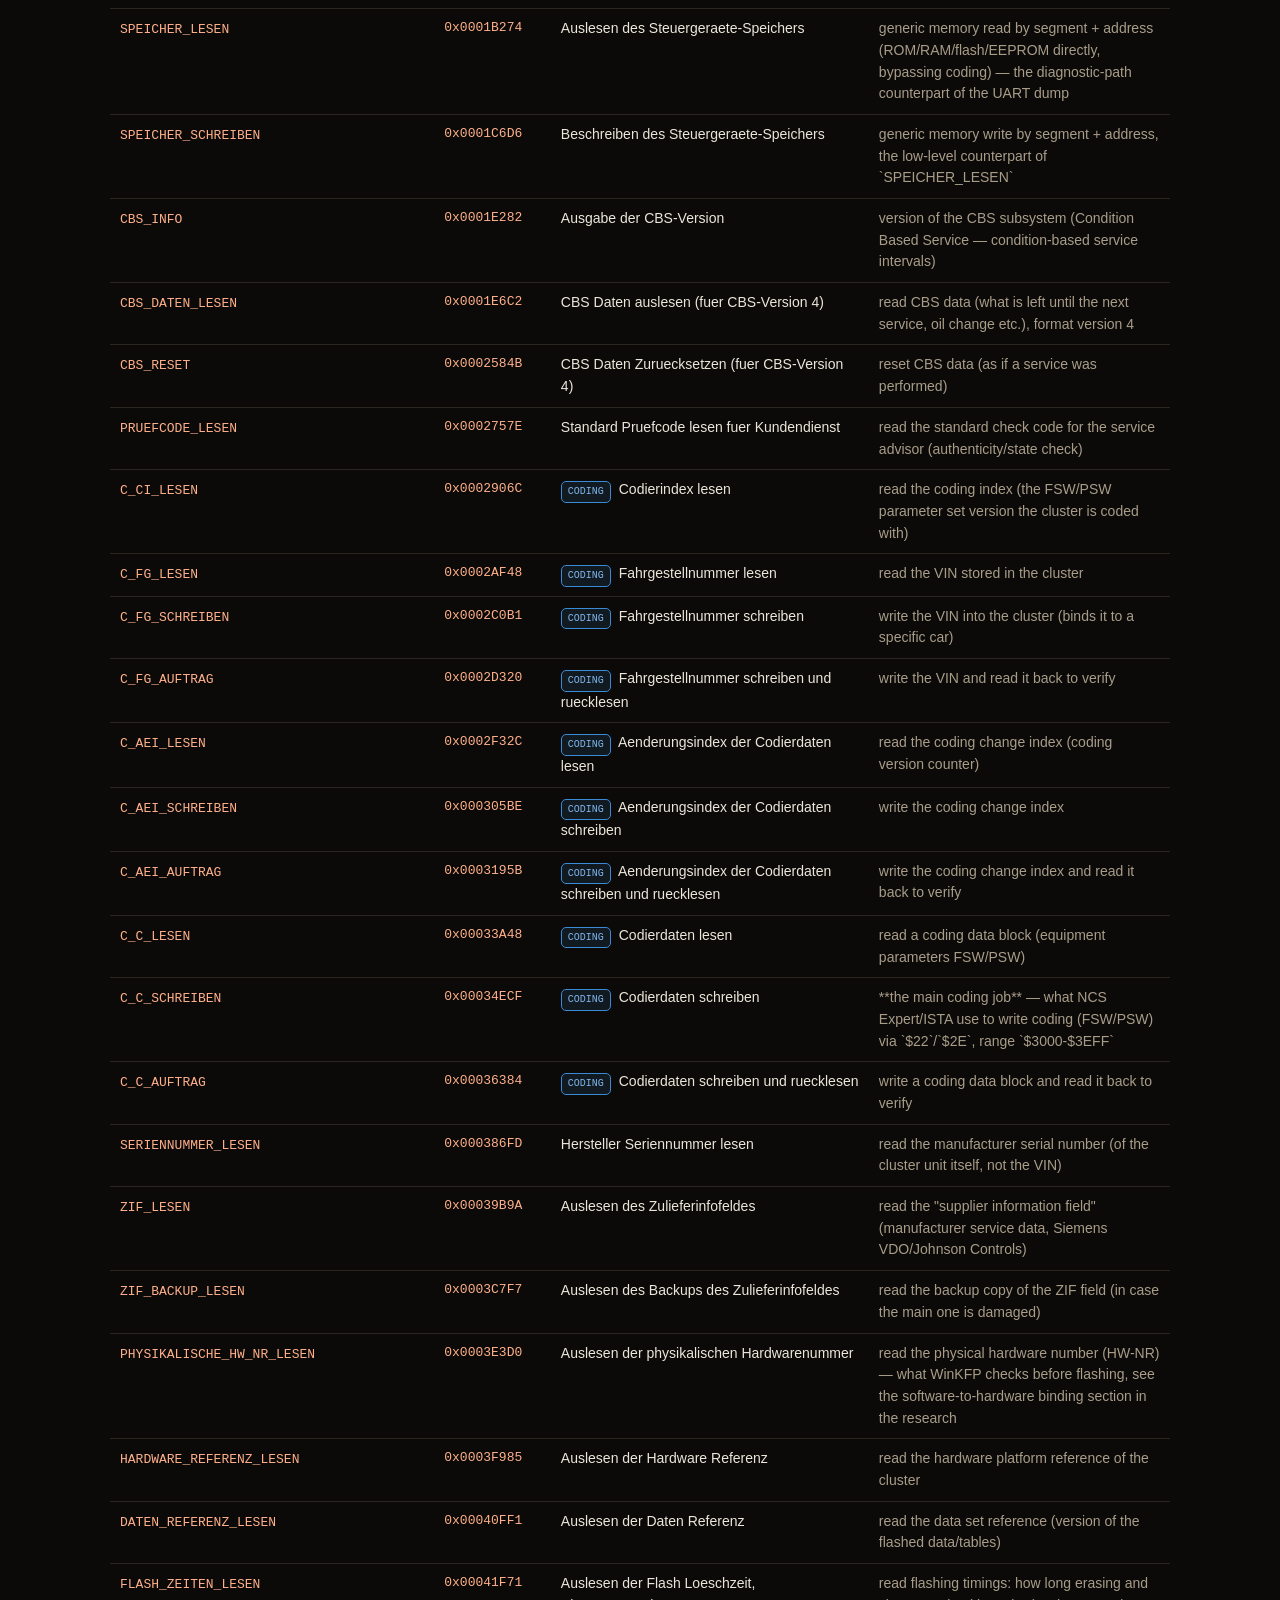
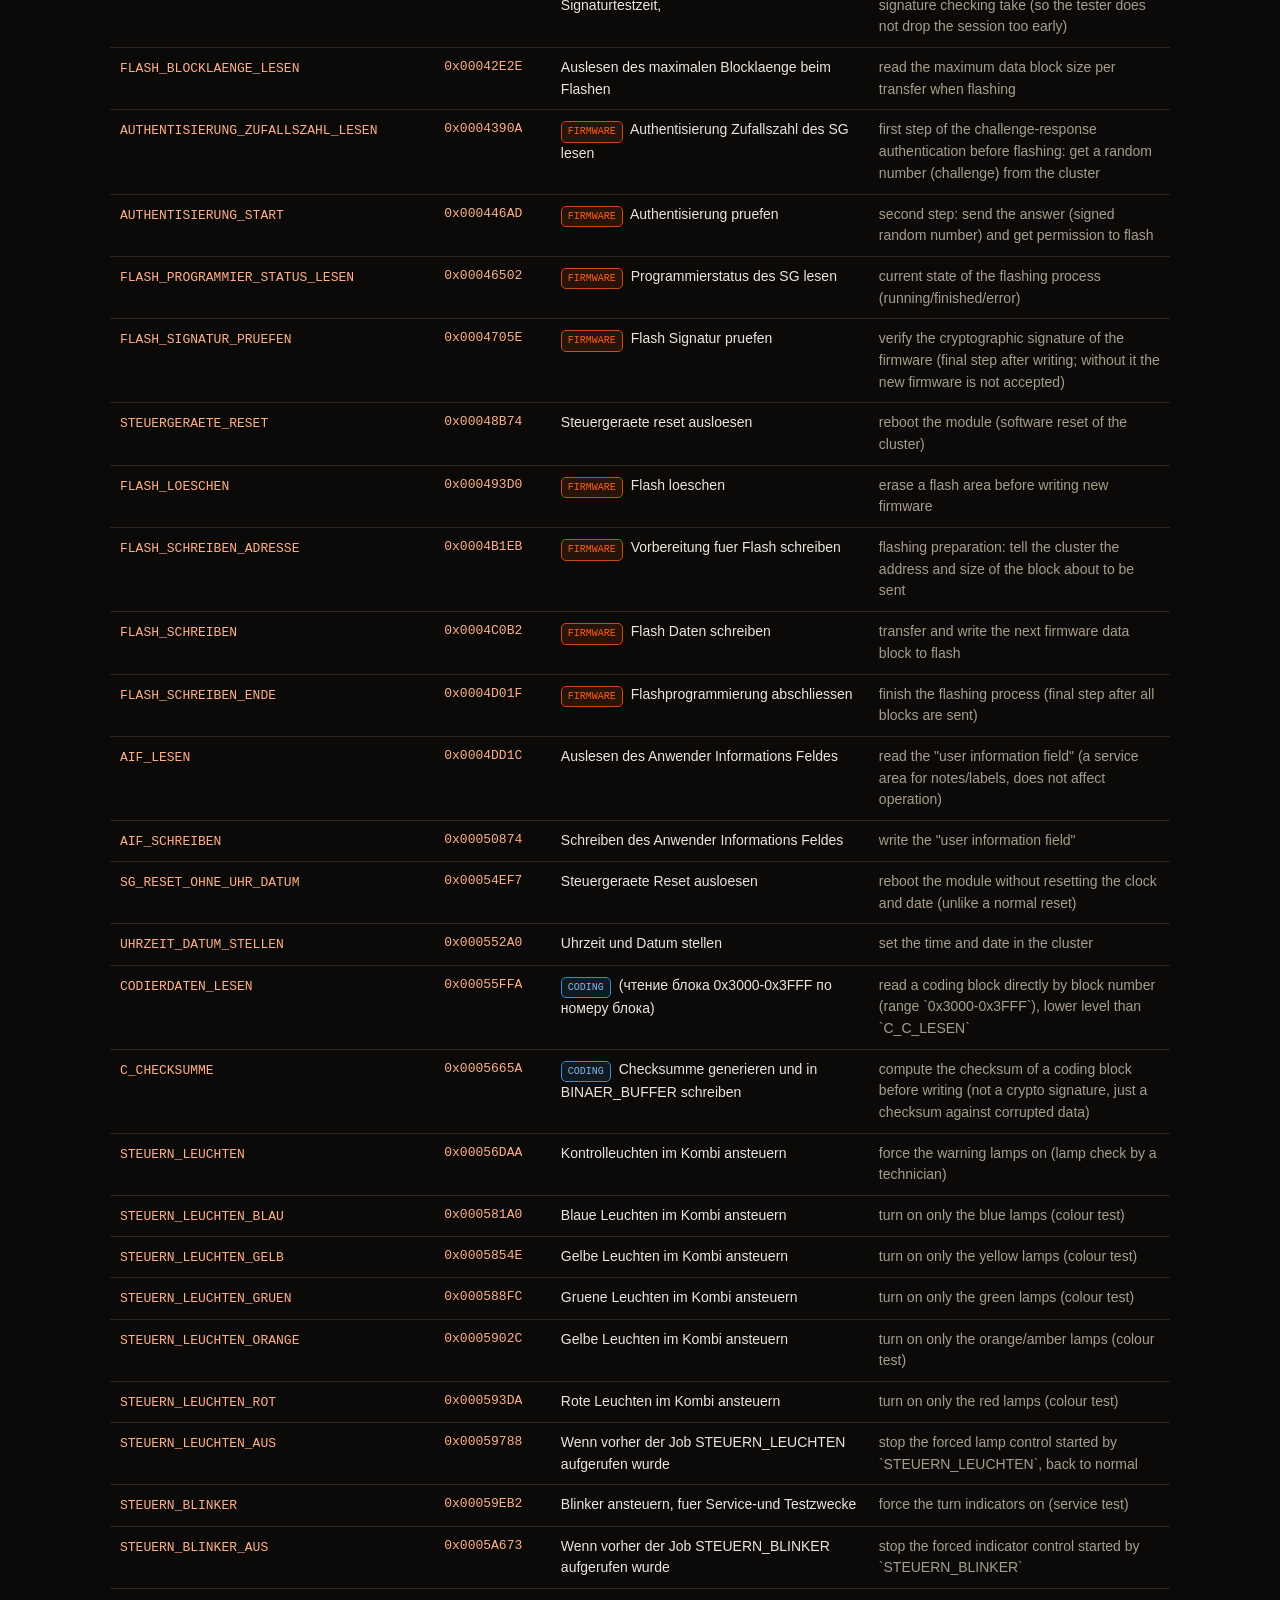
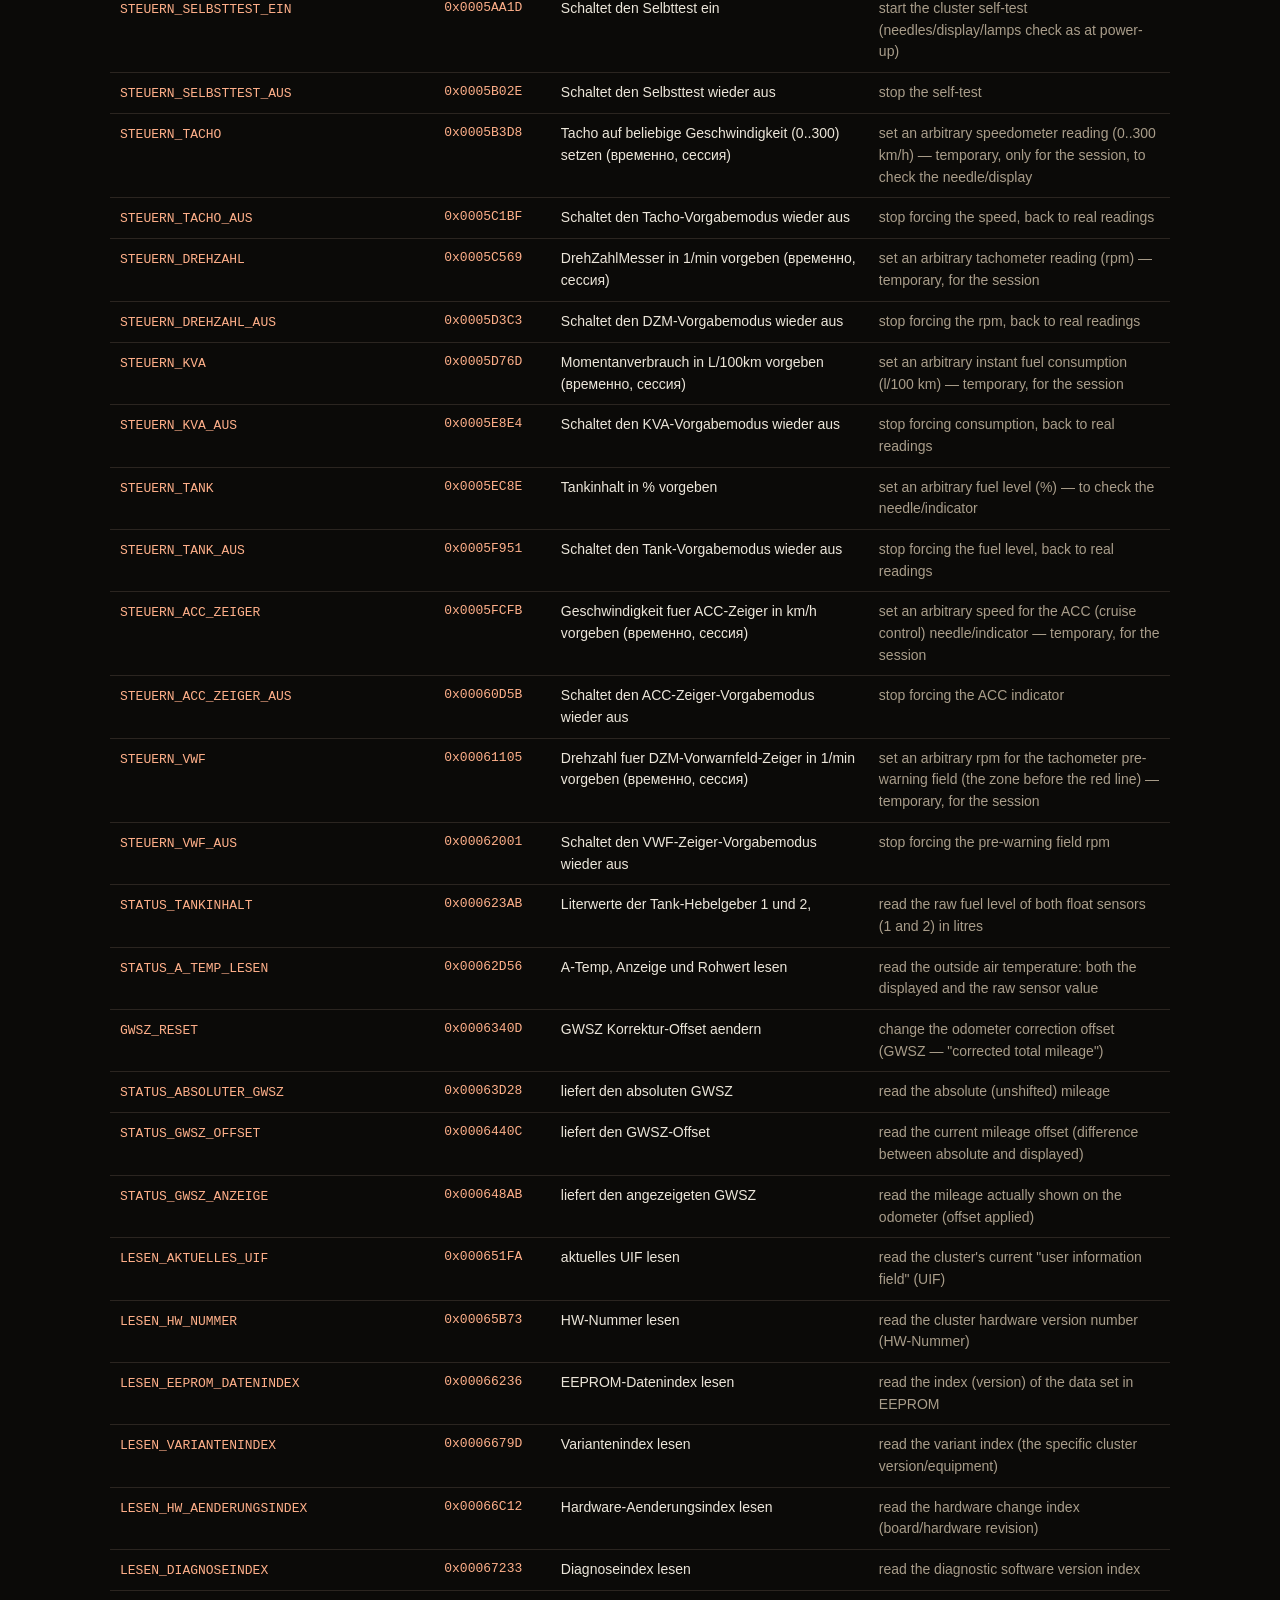
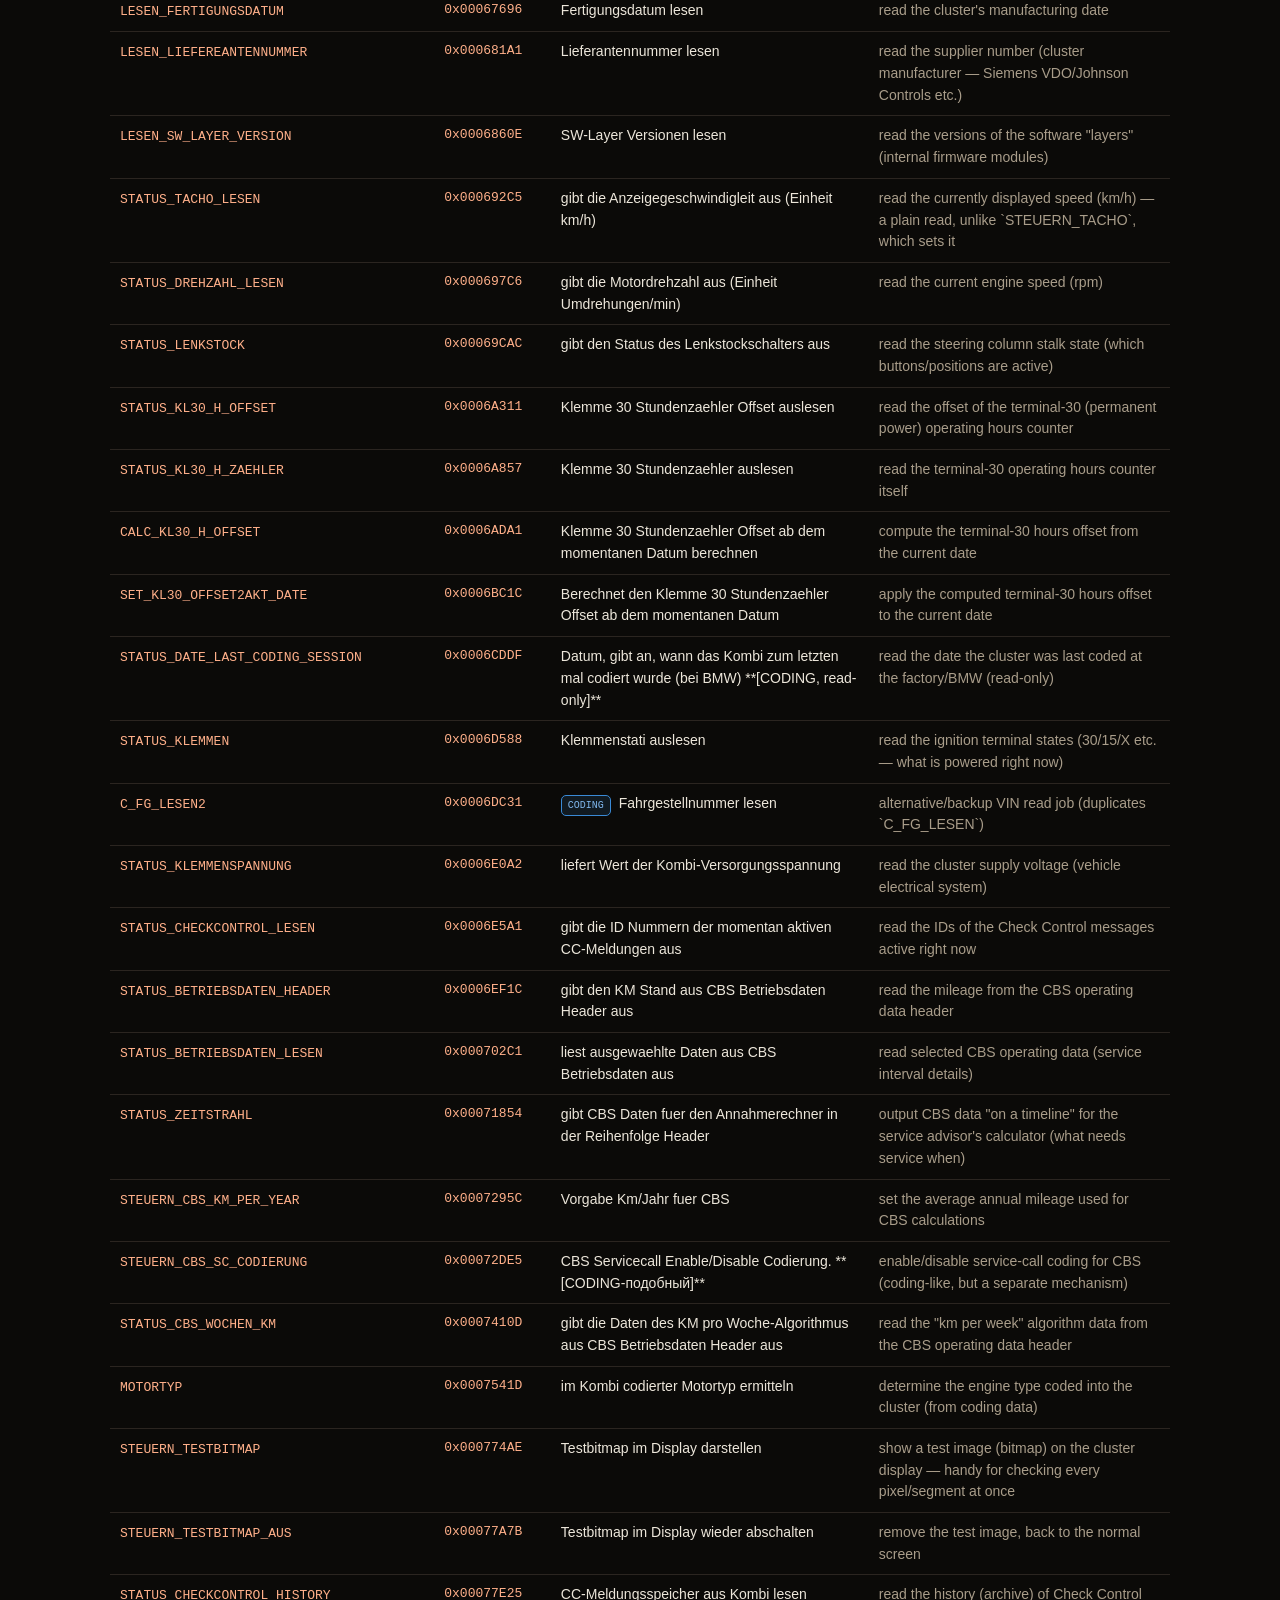
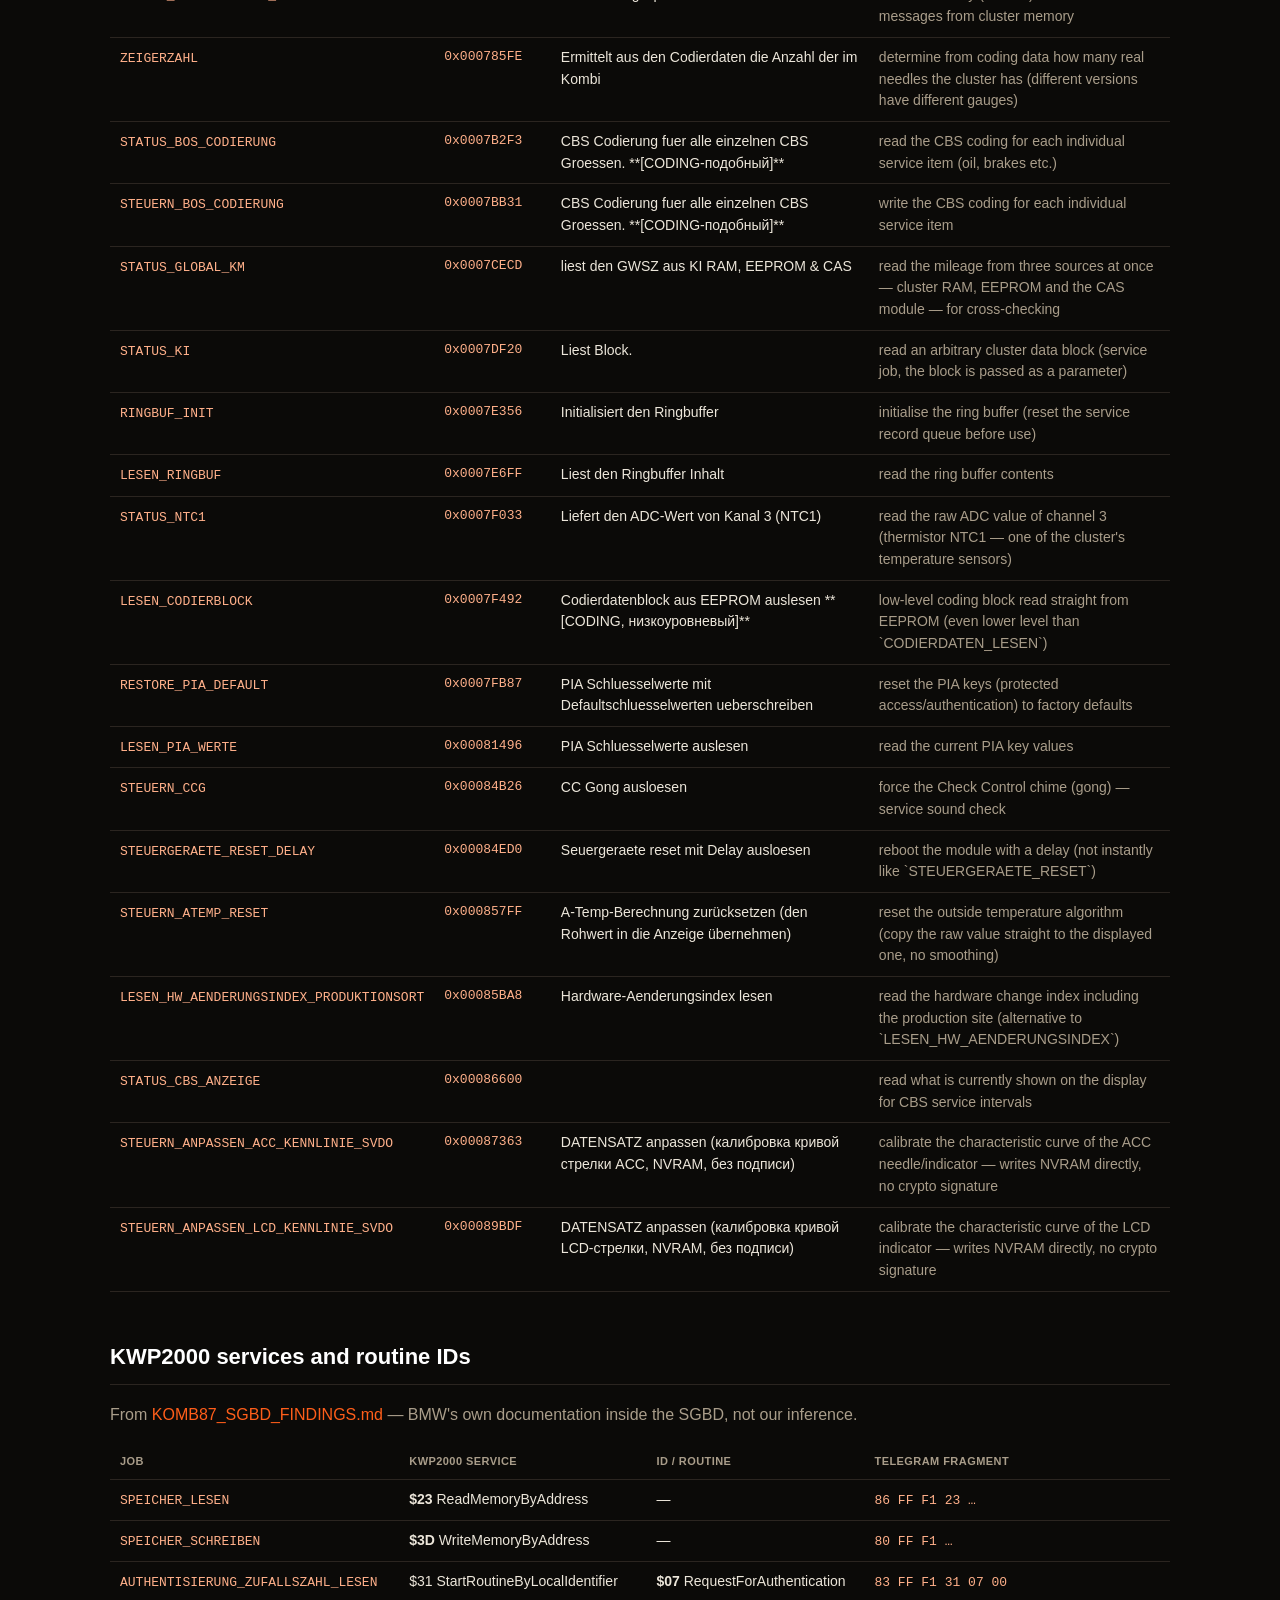
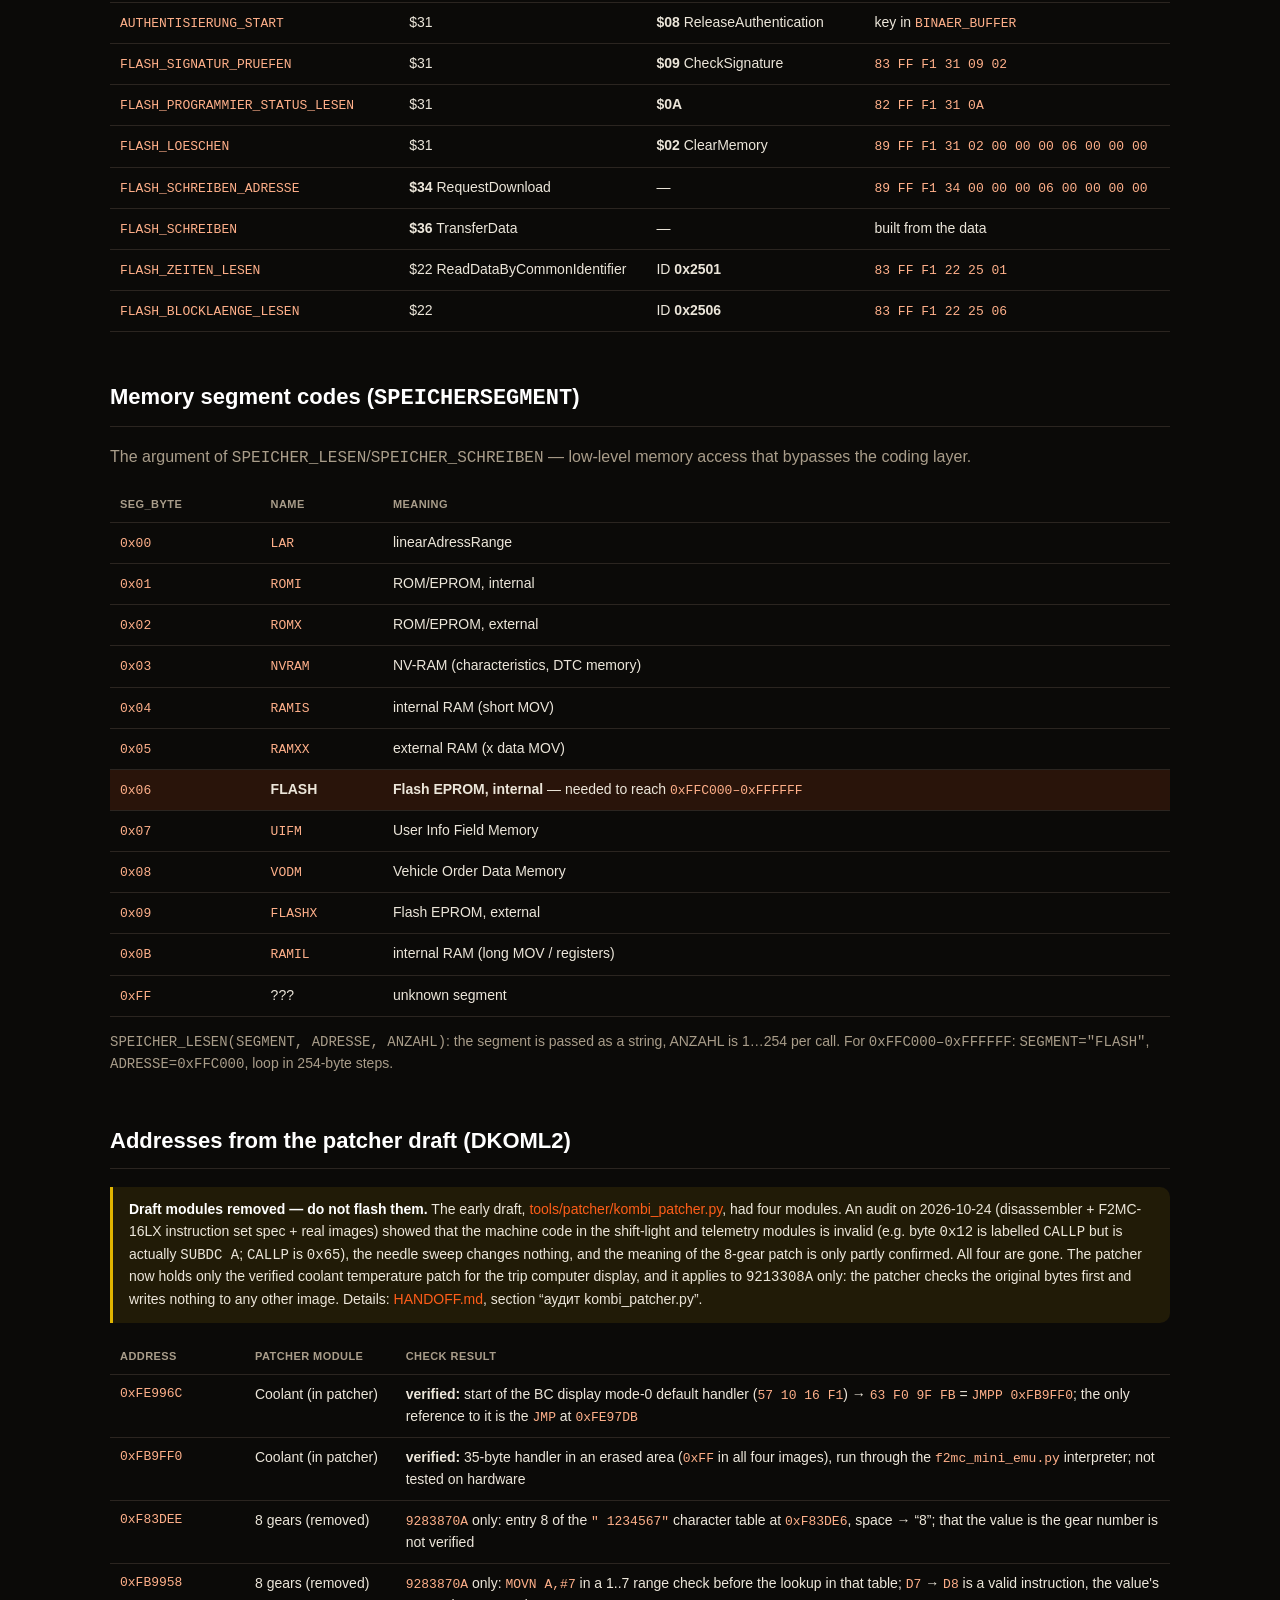
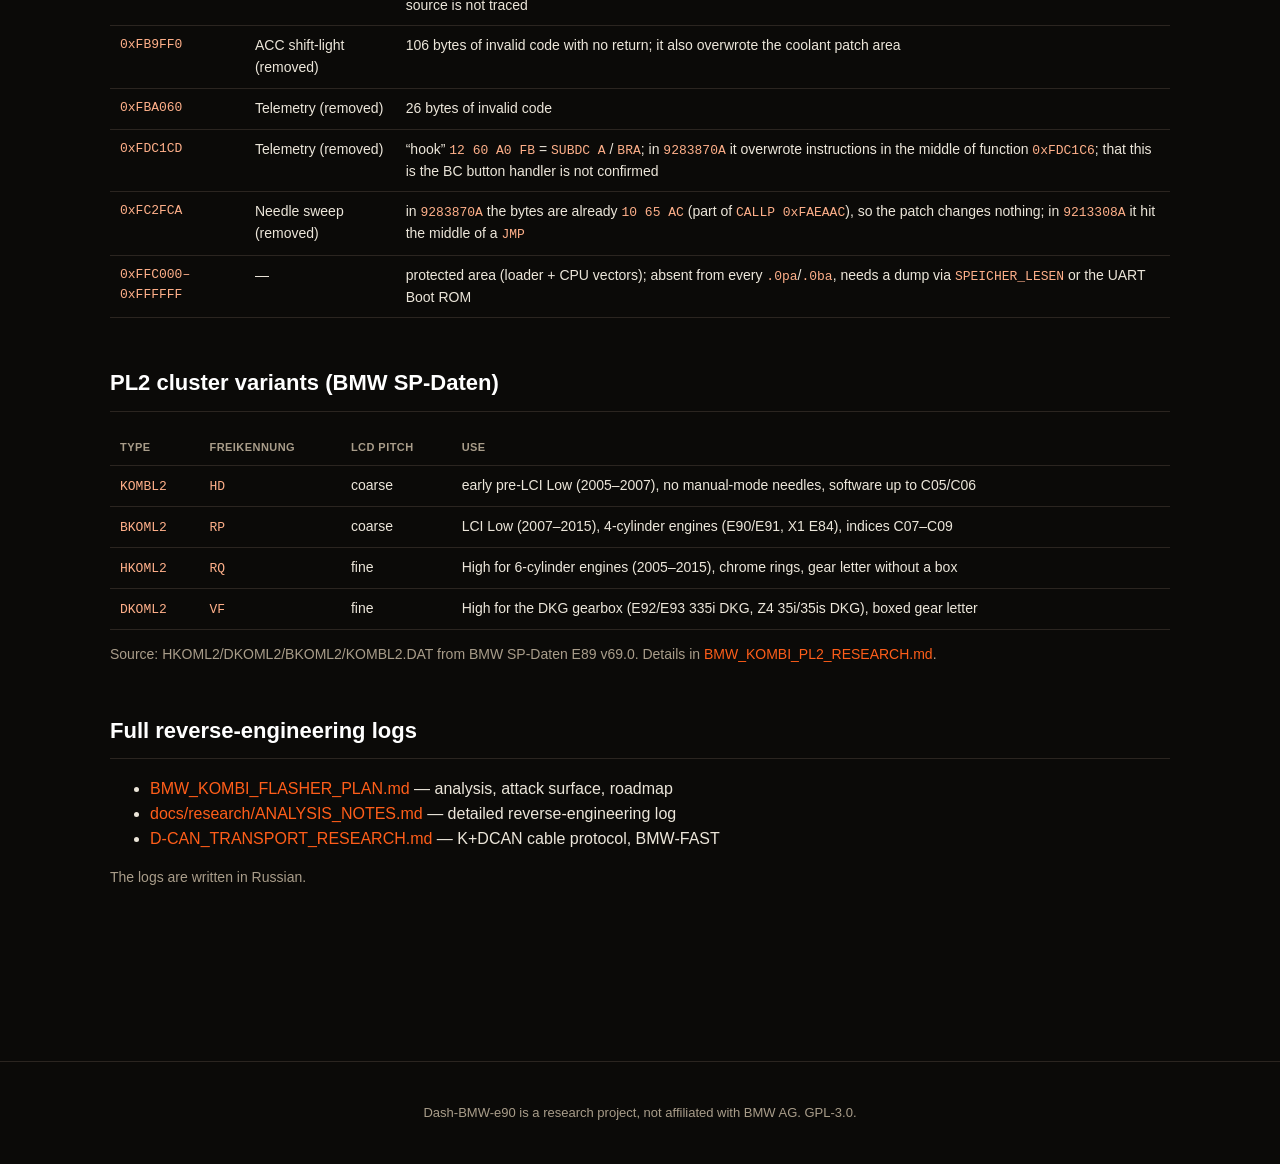
<file: site/reference/index.html>
<!DOCTYPE html>
<html lang="ru" data-title-ru="Справочник — Dash-BMW-e90" data-title-en="Reference — Dash-BMW-e90">
<head>
<meta charset="UTF-8">
<meta name="viewport" content="width=device-width, initial-scale=1.0">
<title>Справочник — Dash-BMW-e90</title>
<meta name="description" content="Джобы SGBD KOMB87, службы KWP2000, коды сегментов памяти, адреса патчей, варианты щитков BMW PL2. KOMB87 jobs, KWP2000 services, memory segments, patch addresses.">
<link rel="icon" type="image/svg+xml" href="../assets/favicon.svg">
<link rel="stylesheet" href="../assets/style.css?v=2">
<script src="../assets/i18n.js?v=2"></script>
</head>
<body>

<header class="site">
  <nav class="site-nav">
    <a class="site-brand" href="../index.html"><span class="dot">●</span> Dash-BMW-e90</a>
    <div class="site-links">
      <a href="../index.html"><span lang="ru">Главная</span><span lang="en">Home</span></a>
      <a href="../reference/index.html" class="active"><span lang="ru">Справочник</span><span lang="en">Reference</span></a>
      <a href="../emulator/index.html"><span lang="ru">Эмулятор экрана</span><span lang="en">Display emulator</span></a>
      <a href="../uart/index.html"><span lang="ru">UART-подключение</span><span lang="en">UART wiring</span></a>
      <a href="../diag/index.html"><span lang="ru">Диагностика</span><span lang="en">Diagnostics</span></a>
      <a href="https://github.com/RzhavoeZubilo/Dash-BMW-e90" target="_blank" rel="noopener">GitHub ↗</a>
      <a class="support-link" data-support target="_blank" rel="noopener"><span lang="ru">♥ Поддержать</span><span lang="en">♥ Support</span></a>
      <button class="lang-toggle" type="button">EN</button>
    </div>
  </nav>
</header>

<div class="page" style="padding-top:36px">

  <h1 style="margin-bottom:4px"><span lang="ru">Справочник</span><span lang="en">Reference</span></h1>
  <p class="muted" lang="ru">
    Щиток <strong>KMBI_PL2</strong> (HKOML2/BKOML2/DKOML2/KOMBL2), МК
    <strong>Fujitsu MB90F395HA</strong> (F2MC-16LX, flash <code>0xF80000–0xFFFFFF</code>),
    диагностический SGBD <code>KOMB87.prg</code>. Таблица джобов сгенерирована
    из <a href="https://github.com/RzhavoeZubilo/Dash-BMW-e90/blob/main/docs/research/KOMB87_JOBS.md">docs/research/KOMB87_JOBS.md</a>
    скриптом <code>tools/site/build_jobs_data.py</code>.
  </p>
  <p class="muted" lang="en">
    Cluster <strong>KMBI_PL2</strong> (HKOML2/BKOML2/DKOML2/KOMBL2), MCU
    <strong>Fujitsu MB90F395HA</strong> (F2MC-16LX, flash <code>0xF80000–0xFFFFFF</code>),
    diagnostic SGBD <code>KOMB87.prg</code>. The job table is generated from
    <a href="https://github.com/RzhavoeZubilo/Dash-BMW-e90/blob/main/docs/research/KOMB87_JOBS.md">docs/research/KOMB87_JOBS.md</a>
    by <code>tools/site/build_jobs_data.py</code>.
  </p>

  <nav class="muted" style="margin:18px 0 0;font-size:13px">
    <a href="#jobs"><span lang="ru">Джобы SGBD</span><span lang="en">SGBD jobs</span></a> ·
    <a href="#services"><span lang="ru">Службы KWP2000</span><span lang="en">KWP2000 services</span></a> ·
    <a href="#segments"><span lang="ru">Сегменты памяти</span><span lang="en">Memory segments</span></a> ·
    <a href="#addresses"><span lang="ru">Адреса и патчи</span><span lang="en">Addresses and patches</span></a> ·
    <a href="#variants"><span lang="ru">Варианты щитков</span><span lang="en">Cluster variants</span></a>
  </nav>

  <section class="block" id="jobs">
    <h2><span lang="ru">Джобы SGBD KOMB87</span><span lang="en">KOMB87 SGBD jobs</span> (<span id="jobsTotal">133</span>)</h2>
    <p lang="ru">
      Полный список джобов <code>KOMB87.prg</code> с адресами внутри контейнера
      и официальными комментариями BMW (BIP 07.01.00, редакция 5.2) в колонке
      «Описание». <span class="badge">FIRMWARE</span> — группа с
      challenge-response аутентификацией и проверкой подписи,
      <span class="badge coding">CODING</span> — коддинг NCS Expert (без
      крипто-подписи, только контрольная сумма). «Комментарий» — наше
      пояснение, не официальный текст BMW.
    </p>
    <p lang="en">
      Every job of <code>KOMB87.prg</code> with its address inside the container
      and BMW's official comment (BIP 07.01.00, revision 5.2, German) in the
      “Description” column. <span class="badge">FIRMWARE</span> — the group
      with challenge-response authentication and signature checking,
      <span class="badge coding">CODING</span> — NCS Expert coding (no crypto
      signature, checksum only). “Notes” is our own explanation, not BMW text.
    </p>
    <input id="jobsSearch" class="search-box" type="text" autocomplete="off">
    <div class="count-line" id="jobsCount"></div>
    <table class="ref" id="jobsTable">
      <thead>
        <tr>
          <th style="width:20%"><span lang="ru">Джоб</span><span lang="en">Job</span></th>
          <th style="width:11%"><span lang="ru">Адрес</span><span lang="en">Address</span></th>
          <th style="width:30%"><span lang="ru">Описание</span><span lang="en">Description</span></th>
          <th><span lang="ru">Комментарий</span><span lang="en">Notes</span></th>
        </tr>
      </thead>
      <tbody></tbody>
    </table>
  </section>

  <section class="block" id="services">
    <h2><span lang="ru">Службы KWP2000 и routine ID</span><span lang="en">KWP2000 services and routine IDs</span></h2>
    <p lang="ru">Из <a href="https://github.com/RzhavoeZubilo/Dash-BMW-e90/blob/main/docs/research/KOMB87_SGBD_FINDINGS.md">KOMB87_SGBD_FINDINGS.md</a>
       — официальная документация BMW внутри SGBD, а не наш вывод.</p>
    <p lang="en">From <a href="https://github.com/RzhavoeZubilo/Dash-BMW-e90/blob/main/docs/research/KOMB87_SGBD_FINDINGS.md">KOMB87_SGBD_FINDINGS.md</a>
       — BMW's own documentation inside the SGBD, not our inference.</p>
    <table class="ref">
      <thead><tr>
        <th><span lang="ru">Джоб</span><span lang="en">Job</span></th>
        <th><span lang="ru">Служба KWP2000</span><span lang="en">KWP2000 service</span></th>
        <th>ID / routine</th>
        <th><span lang="ru">Фрагмент телеграммы</span><span lang="en">Telegram fragment</span></th>
      </tr></thead>
      <tbody>
        <tr><td><code>SPEICHER_LESEN</code></td><td><strong>$23</strong> ReadMemoryByAddress</td><td>—</td><td><code>86 FF F1 23 …</code></td></tr>
        <tr><td><code>SPEICHER_SCHREIBEN</code></td><td><strong>$3D</strong> WriteMemoryByAddress</td><td>—</td><td><code>80 FF F1 …</code></td></tr>
        <tr><td><code>AUTHENTISIERUNG_ZUFALLSZAHL_LESEN</code></td><td>$31 StartRoutineByLocalIdentifier</td><td><strong>$07</strong> RequestForAuthentication</td><td><code>83 FF F1 31 07 00</code></td></tr>
        <tr><td><code>AUTHENTISIERUNG_START</code></td><td>$31</td><td><strong>$08</strong> ReleaseAuthentication</td><td><span lang="ru">ключ в</span><span lang="en">key in</span> <code>BINAER_BUFFER</code></td></tr>
        <tr><td><code>FLASH_SIGNATUR_PRUEFEN</code></td><td>$31</td><td><strong>$09</strong> CheckSignature</td><td><code>83 FF F1 31 09 02</code></td></tr>
        <tr><td><code>FLASH_PROGRAMMIER_STATUS_LESEN</code></td><td>$31</td><td><strong>$0A</strong></td><td><code>82 FF F1 31 0A</code></td></tr>
        <tr><td><code>FLASH_LOESCHEN</code></td><td>$31</td><td><strong>$02</strong> ClearMemory</td><td><code>89 FF F1 31 02 00 00 00 06 00 00 00</code></td></tr>
        <tr><td><code>FLASH_SCHREIBEN_ADRESSE</code></td><td><strong>$34</strong> RequestDownload</td><td>—</td><td><code>89 FF F1 34 00 00 00 06 00 00 00 00</code></td></tr>
        <tr><td><code>FLASH_SCHREIBEN</code></td><td><strong>$36</strong> TransferData</td><td>—</td><td><span lang="ru">телеграмма из данных</span><span lang="en">built from the data</span></td></tr>
        <tr><td><code>FLASH_ZEITEN_LESEN</code></td><td>$22 ReadDataByCommonIdentifier</td><td>ID <strong>0x2501</strong></td><td><code>83 FF F1 22 25 01</code></td></tr>
        <tr><td><code>FLASH_BLOCKLAENGE_LESEN</code></td><td>$22</td><td>ID <strong>0x2506</strong></td><td><code>83 FF F1 22 25 06</code></td></tr>
      </tbody>
    </table>
  </section>

  <section class="block" id="segments">
    <h2><span lang="ru">Коды сегментов памяти</span><span lang="en">Memory segment codes</span> (<code>SPEICHERSEGMENT</code>)</h2>
    <p lang="ru">Аргумент джобов <code>SPEICHER_LESEN</code>/<code>SPEICHER_SCHREIBEN</code> —
       низкоуровневый доступ к памяти в обход coding-слоя.</p>
    <p lang="en">The argument of <code>SPEICHER_LESEN</code>/<code>SPEICHER_SCHREIBEN</code> —
       low-level memory access that bypasses the coding layer.</p>
    <table class="ref">
      <thead><tr><th>SEG_BYTE</th><th><span lang="ru">Имя</span><span lang="en">Name</span></th><th><span lang="ru">Смысл</span><span lang="en">Meaning</span></th></tr></thead>
      <tbody>
        <tr><td><code>0x00</code></td><td><code>LAR</code></td><td>linearAdressRange</td></tr>
        <tr><td><code>0x01</code></td><td><code>ROMI</code></td><td><span lang="ru">ROM/EPROM, внутренний</span><span lang="en">ROM/EPROM, internal</span></td></tr>
        <tr><td><code>0x02</code></td><td><code>ROMX</code></td><td><span lang="ru">ROM/EPROM, внешний</span><span lang="en">ROM/EPROM, external</span></td></tr>
        <tr><td><code>0x03</code></td><td><code>NVRAM</code></td><td><span lang="ru">NV-RAM (характеристики, память DTC)</span><span lang="en">NV-RAM (characteristics, DTC memory)</span></td></tr>
        <tr><td><code>0x04</code></td><td><code>RAMIS</code></td><td><span lang="ru">RAM внутренний (short MOV)</span><span lang="en">internal RAM (short MOV)</span></td></tr>
        <tr><td><code>0x05</code></td><td><code>RAMXX</code></td><td><span lang="ru">RAM внешний (x data MOV)</span><span lang="en">external RAM (x data MOV)</span></td></tr>
        <tr style="background:var(--accent-soft)"><td><code>0x06</code></td><td><strong>FLASH</strong></td><td><strong><span lang="ru">Flash EPROM, внутренний</span><span lang="en">Flash EPROM, internal</span></strong> — <span lang="ru">нужен для доступа к</span><span lang="en">needed to reach</span> <code>0xFFC000–0xFFFFFF</code></td></tr>
        <tr><td><code>0x07</code></td><td><code>UIFM</code></td><td>User Info Field Memory</td></tr>
        <tr><td><code>0x08</code></td><td><code>VODM</code></td><td>Vehicle Order Data Memory</td></tr>
        <tr><td><code>0x09</code></td><td><code>FLASHX</code></td><td><span lang="ru">Flash EPROM, внешний</span><span lang="en">Flash EPROM, external</span></td></tr>
        <tr><td><code>0x0B</code></td><td><code>RAMIL</code></td><td><span lang="ru">RAM внутренний (long MOV / регистры)</span><span lang="en">internal RAM (long MOV / registers)</span></td></tr>
        <tr><td><code>0xFF</code></td><td>???</td><td><span lang="ru">неизвестный сегмент</span><span lang="en">unknown segment</span></td></tr>
      </tbody>
    </table>
    <p class="muted" lang="ru">
      <code>SPEICHER_LESEN(SEGMENT, ADRESSE, ANZAHL)</code>: сегмент передаётся
      строкой, ANZAHL — 1…254 за вызов. Для <code>0xFFC000–0xFFFFFF</code>:
      <code>SEGMENT="FLASH"</code>, <code>ADRESSE=0xFFC000</code>, цикл по 254 байта.
    </p>
    <p class="muted" lang="en">
      <code>SPEICHER_LESEN(SEGMENT, ADRESSE, ANZAHL)</code>: the segment is passed
      as a string, ANZAHL is 1…254 per call. For <code>0xFFC000–0xFFFFFF</code>:
      <code>SEGMENT="FLASH"</code>, <code>ADRESSE=0xFFC000</code>, loop in 254-byte steps.
    </p>
  </section>

  <section class="block" id="addresses">
    <h2><span lang="ru">Адреса из черновика патчера (DKOML2)</span><span lang="en">Addresses from the patcher draft (DKOML2)</span></h2>
    <div class="callout warn">
      <span lang="ru"><strong>Модули черновика удалены, не прошивать.</strong> Ранний черновик
      <a href="https://github.com/RzhavoeZubilo/Dash-BMW-e90/blob/main/tools/patcher/kombi_patcher.py">tools/patcher/kombi_patcher.py</a> содержал четыре модуля. Аудит 2026-10-24
      (дизассемблер + спецификация набора команд F2MC-16LX + реальные образы) показал, что
      машинный код шифтлайта и телеметрии невалиден (например, байт <code>0x12</code> подписан
      как <code>CALLP</code>, а на деле это <code>SUBDC A</code>; <code>CALLP</code> — это
      <code>0x65</code>), needle sweep ничего не меняет, а смысл патча 8 передач подтверждён
      не до конца. Все четыре удалены. Теперь в патчере только проверенный патч температуры ОЖ
      на экране бортового компьютера, и он ложится только на <code>9213308A</code>: перед записью
      патчер сверяет исходные байты и на другом образе ничего не пишет. Подробности —
      <a href="https://github.com/RzhavoeZubilo/Dash-BMW-e90/blob/main/docs/research/HANDOFF.md">HANDOFF.md</a>, раздел «аудит kombi_patcher.py».</span>
      <span lang="en"><strong>Draft modules removed — do not flash them.</strong> The early draft,
      <a href="https://github.com/RzhavoeZubilo/Dash-BMW-e90/blob/main/tools/patcher/kombi_patcher.py">tools/patcher/kombi_patcher.py</a>, had four modules. An audit on 2026-10-24
      (disassembler + F2MC-16LX instruction set spec + real images) showed that the machine code
      in the shift-light and telemetry modules is invalid (e.g. byte <code>0x12</code> is labelled
      <code>CALLP</code> but is actually <code>SUBDC A</code>; <code>CALLP</code> is
      <code>0x65</code>), the needle sweep changes nothing, and the meaning of the 8-gear patch is
      only partly confirmed. All four are gone. The patcher now holds only the verified coolant
      temperature patch for the trip computer display, and it applies to <code>9213308A</code>
      only: the patcher checks the original bytes first and writes nothing to any other image.
      Details: <a href="https://github.com/RzhavoeZubilo/Dash-BMW-e90/blob/main/docs/research/HANDOFF.md">HANDOFF.md</a>, section “аудит kombi_patcher.py”.</span>
    </div>
    <table class="ref">
      <thead><tr>
        <th><span lang="ru">Адрес</span><span lang="en">Address</span></th>
        <th><span lang="ru">Модуль патчера</span><span lang="en">Patcher module</span></th>
        <th><span lang="ru">Результат проверки</span><span lang="en">Check result</span></th>
      </tr></thead>
      <tbody>
        <tr><td class="addr">0xFE996C</td><td><span lang="ru">ОЖ (в патчере)</span><span lang="en">Coolant (in patcher)</span></td><td lang="ru"><strong>проверено:</strong> начало дефолт-обработчика режима 0 BC-дисплея (<code>57 10 16 F1</code>) → <code>63 F0 9F FB</code> = <code>JMPP 0xFB9FF0</code>; единственная ссылка на адрес — <code>JMP</code> в <code>0xFE97DB</code></td><td lang="en"><strong>verified:</strong> start of the BC display mode-0 default handler (<code>57 10 16 F1</code>) → <code>63 F0 9F FB</code> = <code>JMPP 0xFB9FF0</code>; the only reference to it is the <code>JMP</code> at <code>0xFE97DB</code></td></tr>
        <tr><td class="addr">0xFB9FF0</td><td><span lang="ru">ОЖ (в патчере)</span><span lang="en">Coolant (in patcher)</span></td><td lang="ru"><strong>проверено:</strong> 35 байт обработчика в стёртой области (<code>0xFF</code> во всех четырёх образах), прогнан интерпретатором <code>f2mc_mini_emu.py</code>; на железе не проверялся</td><td lang="en"><strong>verified:</strong> 35-byte handler in an erased area (<code>0xFF</code> in all four images), run through the <code>f2mc_mini_emu.py</code> interpreter; not tested on hardware</td></tr>
        <tr><td class="addr">0xF83DEE</td><td><span lang="ru">8 передач (удалён)</span><span lang="en">8 gears (removed)</span></td><td lang="ru">только в <code>9283870A</code>: элемент 8 таблицы символов <code>" 1234567"</code> по <code>0xF83DE6</code>, пробел → «8»; что значение — номер передачи, не проверено</td><td lang="en"><code>9283870A</code> only: entry 8 of the <code>" 1234567"</code> character table at <code>0xF83DE6</code>, space → “8”; that the value is the gear number is not verified</td></tr>
        <tr><td class="addr">0xFB9958</td><td><span lang="ru">8 передач (удалён)</span><span lang="en">8 gears (removed)</span></td><td lang="ru">только в <code>9283870A</code>: <code>MOVN A,#7</code> в проверке диапазона 1..7 перед выборкой из этой таблицы; <code>D7</code> → <code>D8</code> — валидная инструкция, источник значения не прослежен</td><td lang="en"><code>9283870A</code> only: <code>MOVN A,#7</code> in a 1..7 range check before the lookup in that table; <code>D7</code> → <code>D8</code> is a valid instruction, the value's source is not traced</td></tr>
        <tr><td class="addr">0xFB9FF0</td><td><span lang="ru">Шифтлайт ACC (удалён)</span><span lang="en">ACC shift-light (removed)</span></td><td lang="ru">106 байт невалидного кода, без возврата; к тому же затирал место патча ОЖ</td><td lang="en">106 bytes of invalid code with no return; it also overwrote the coolant patch area</td></tr>
        <tr><td class="addr">0xFBA060</td><td><span lang="ru">Телеметрия (удалён)</span><span lang="en">Telemetry (removed)</span></td><td lang="ru">26 байт невалидного кода</td><td lang="en">26 bytes of invalid code</td></tr>
        <tr><td class="addr">0xFDC1CD</td><td><span lang="ru">Телеметрия (удалён)</span><span lang="en">Telemetry (removed)</span></td><td lang="ru">«хук» <code>12 60 A0 FB</code> = <code>SUBDC A</code> / <code>BRA</code>; в <code>9283870A</code> затирал инструкции посреди функции <code>0xFDC1C6</code>; что это обработчик кнопки BC, не подтверждено</td><td lang="en">“hook” <code>12 60 A0 FB</code> = <code>SUBDC A</code> / <code>BRA</code>; in <code>9283870A</code> it overwrote instructions in the middle of function <code>0xFDC1C6</code>; that this is the BC button handler is not confirmed</td></tr>
        <tr><td class="addr">0xFC2FCA</td><td><span lang="ru">Needle sweep (удалён)</span><span lang="en">Needle sweep (removed)</span></td><td lang="ru">в <code>9283870A</code> там уже <code>10 65 AC</code> (часть <code>CALLP 0xFAEAAC</code>) — патч ничего не меняет; в <code>9213308A</code> бил посреди <code>JMP</code></td><td lang="en">in <code>9283870A</code> the bytes are already <code>10 65 AC</code> (part of <code>CALLP 0xFAEAAC</code>), so the patch changes nothing; in <code>9213308A</code> it hit the middle of a <code>JMP</code></td></tr>
        <tr><td class="addr">0xFFC000–0xFFFFFF</td><td>—</td><td lang="ru">защищённая область (загрузчик + векторы CPU); нет ни в одном <code>.0pa</code>/<code>.0ba</code>, нужен дамп через <code>SPEICHER_LESEN</code> или UART Boot ROM</td><td lang="en">protected area (loader + CPU vectors); absent from every <code>.0pa</code>/<code>.0ba</code>, needs a dump via <code>SPEICHER_LESEN</code> or the UART Boot ROM</td></tr>
      </tbody>
    </table>
  </section>

  <section class="block" id="variants">
    <h2><span lang="ru">Варианты щитков PL2 (BMW SP-Daten)</span><span lang="en">PL2 cluster variants (BMW SP-Daten)</span></h2>
    <table class="ref">
      <thead><tr>
        <th><span lang="ru">Тип</span><span lang="en">Type</span></th>
        <th>Freikennung</th>
        <th><span lang="ru">Растр LCD</span><span lang="en">LCD pitch</span></th>
        <th><span lang="ru">Назначение</span><span lang="en">Use</span></th>
      </tr></thead>
      <tbody>
        <tr><td><code>KOMBL2</code></td><td><code>HD</code></td><td><span lang="ru">крупный</span><span lang="en">coarse</span></td><td lang="ru">ранний дорестайл Low (2005–2007), без стрелок ручного режима, софт до C05/C06</td><td lang="en">early pre-LCI Low (2005–2007), no manual-mode needles, software up to C05/C06</td></tr>
        <tr><td><code>BKOML2</code></td><td><code>RP</code></td><td><span lang="ru">крупный</span><span lang="en">coarse</span></td><td lang="ru">рестайлинг Low (2007–2015), 4-цил. моторы (E90/E91, X1 E84), индексы C07–C09</td><td lang="en">LCI Low (2007–2015), 4-cylinder engines (E90/E91, X1 E84), indices C07–C09</td></tr>
        <tr><td><code>HKOML2</code></td><td><code>RQ</code></td><td><span lang="ru">мелкий</span><span lang="en">fine</span></td><td lang="ru">High для 6-цил. моторов (2005–2015), хромированные кольца, буква передачи без рамки</td><td lang="en">High for 6-cylinder engines (2005–2015), chrome rings, gear letter without a box</td></tr>
        <tr><td><code>DKOML2</code></td><td><code>VF</code></td><td><span lang="ru">мелкий</span><span lang="en">fine</span></td><td lang="ru">High под DKG (E92/E93 335i DKG, Z4 35i/35is DKG), буква передачи в рамке</td><td lang="en">High for the DKG gearbox (E92/E93 335i DKG, Z4 35i/35is DKG), boxed gear letter</td></tr>
      </tbody>
    </table>
    <p class="muted" lang="ru">Источник: HKOML2/DKOML2/BKOML2/KOMBL2.DAT из BMW SP-Daten E89 v69.0.
    Подробности — <a href="https://github.com/RzhavoeZubilo/Dash-BMW-e90/blob/main/docs/BMW_KOMBI_PL2_RESEARCH.md">BMW_KOMBI_PL2_RESEARCH.md</a>.</p>
    <p class="muted" lang="en">Source: HKOML2/DKOML2/BKOML2/KOMBL2.DAT from BMW SP-Daten E89 v69.0.
    Details in <a href="https://github.com/RzhavoeZubilo/Dash-BMW-e90/blob/main/docs/BMW_KOMBI_PL2_RESEARCH.md">BMW_KOMBI_PL2_RESEARCH.md</a>.</p>
  </section>

  <section class="block">
    <h2><span lang="ru">Полные журналы реверса</span><span lang="en">Full reverse-engineering logs</span></h2>
    <ul>
      <li><a href="https://github.com/RzhavoeZubilo/Dash-BMW-e90/blob/main/docs/BMW_KOMBI_FLASHER_PLAN.md">BMW_KOMBI_FLASHER_PLAN.md</a> — <span lang="ru">анализ, поверхность атаки, дорожная карта</span><span lang="en">analysis, attack surface, roadmap</span></li>
      <li><a href="https://github.com/RzhavoeZubilo/Dash-BMW-e90/blob/main/docs/research/ANALYSIS_NOTES.md">docs/research/ANALYSIS_NOTES.md</a> — <span lang="ru">подробный журнал реверса</span><span lang="en">detailed reverse-engineering log</span></li>
      <li><a href="https://github.com/RzhavoeZubilo/Dash-BMW-e90/blob/main/docs/D-CAN_TRANSPORT_RESEARCH.md">D-CAN_TRANSPORT_RESEARCH.md</a> — <span lang="ru">протокол кабеля K+DCAN, BMW-FAST</span><span lang="en">K+DCAN cable protocol, BMW-FAST</span></li>
    </ul>
    <p class="muted" lang="en">The logs are written in Russian.</p>
  </section>

</div>

<footer class="site">
  <p lang="ru">Dash-BMW-e90 — исследовательский проект, не аффилирован с BMW AG. GPL-3.0.
  <a data-support target="_blank" rel="noopener">♥ Поддержать автора</a></p>
  <p lang="en">Dash-BMW-e90 is a research project, not affiliated with BMW AG. GPL-3.0.
  <a data-support target="_blank" rel="noopener">♥ Support the author</a></p>
</footer>

<script src="jobs-data.js"></script>
<script>
(function () {
  var jobs = window.KOMBI_JOBS || [];
  var tbody = document.querySelector('#jobsTable tbody');
  var countEl = document.getElementById('jobsCount');
  var search = document.getElementById('jobsSearch');
  document.getElementById('jobsTotal').textContent = jobs.length;

  var UI = {
    ru: { placeholder: 'Поиск по имени джоба или описанию (например: flash, authent, cbs, speicher)…',
          count: function (n, t) { return 'показано ' + n + ' из ' + t; } },
    en: { placeholder: 'Search by job name or description (e.g. flash, authent, cbs, speicher)…',
          count: function (n, t) { return 'showing ' + n + ' of ' + t; } }
  };
  function lang() { return document.documentElement.getAttribute('data-lang') === 'en' ? 'en' : 'ru'; }
  function note(j) { return lang() === 'en' ? (j.en || j.ru || '') : (j.ru || ''); }

  function badge(tag) {
    return '<span class="' + (tag === 'CODING' ? 'badge coding' : 'badge') + '">' + tag + '</span> ';
  }
  function esc(s) {
    return s.replace(/[&<>]/g, function (c) { return { '&': '&amp;', '<': '&lt;', '>': '&gt;' }[c]; });
  }
  function matches(j, q) {
    return [j.name, j.comment, j.ru || '', j.en || '', j.addr].some(function (s) {
      return s.toLowerCase().indexOf(q) !== -1;
    });
  }
  function render() {
    var q = search.value.trim().toLowerCase();
    var list = q ? jobs.filter(function (j) { return matches(j, q); }) : jobs;
    var html = '';
    for (var i = 0; i < list.length; i++) {
      var j = list[i];
      html += '<tr><td><code>' + esc(j.name) + '</code></td>' +
              '<td class="addr">' + j.addr + '</td>' +
              '<td>' + (j.tags || []).map(badge).join('') + esc(j.comment) + '</td>' +
              '<td class="muted">' + esc(note(j)) + '</td></tr>';
    }
    tbody.innerHTML = html;
    countEl.textContent = UI[lang()].count(list.length, jobs.length);
    search.placeholder = UI[lang()].placeholder;
  }

  search.addEventListener('input', render);
  document.addEventListener('langchange', render);
  render();
})();
</script>

</body>
</html>
</file>
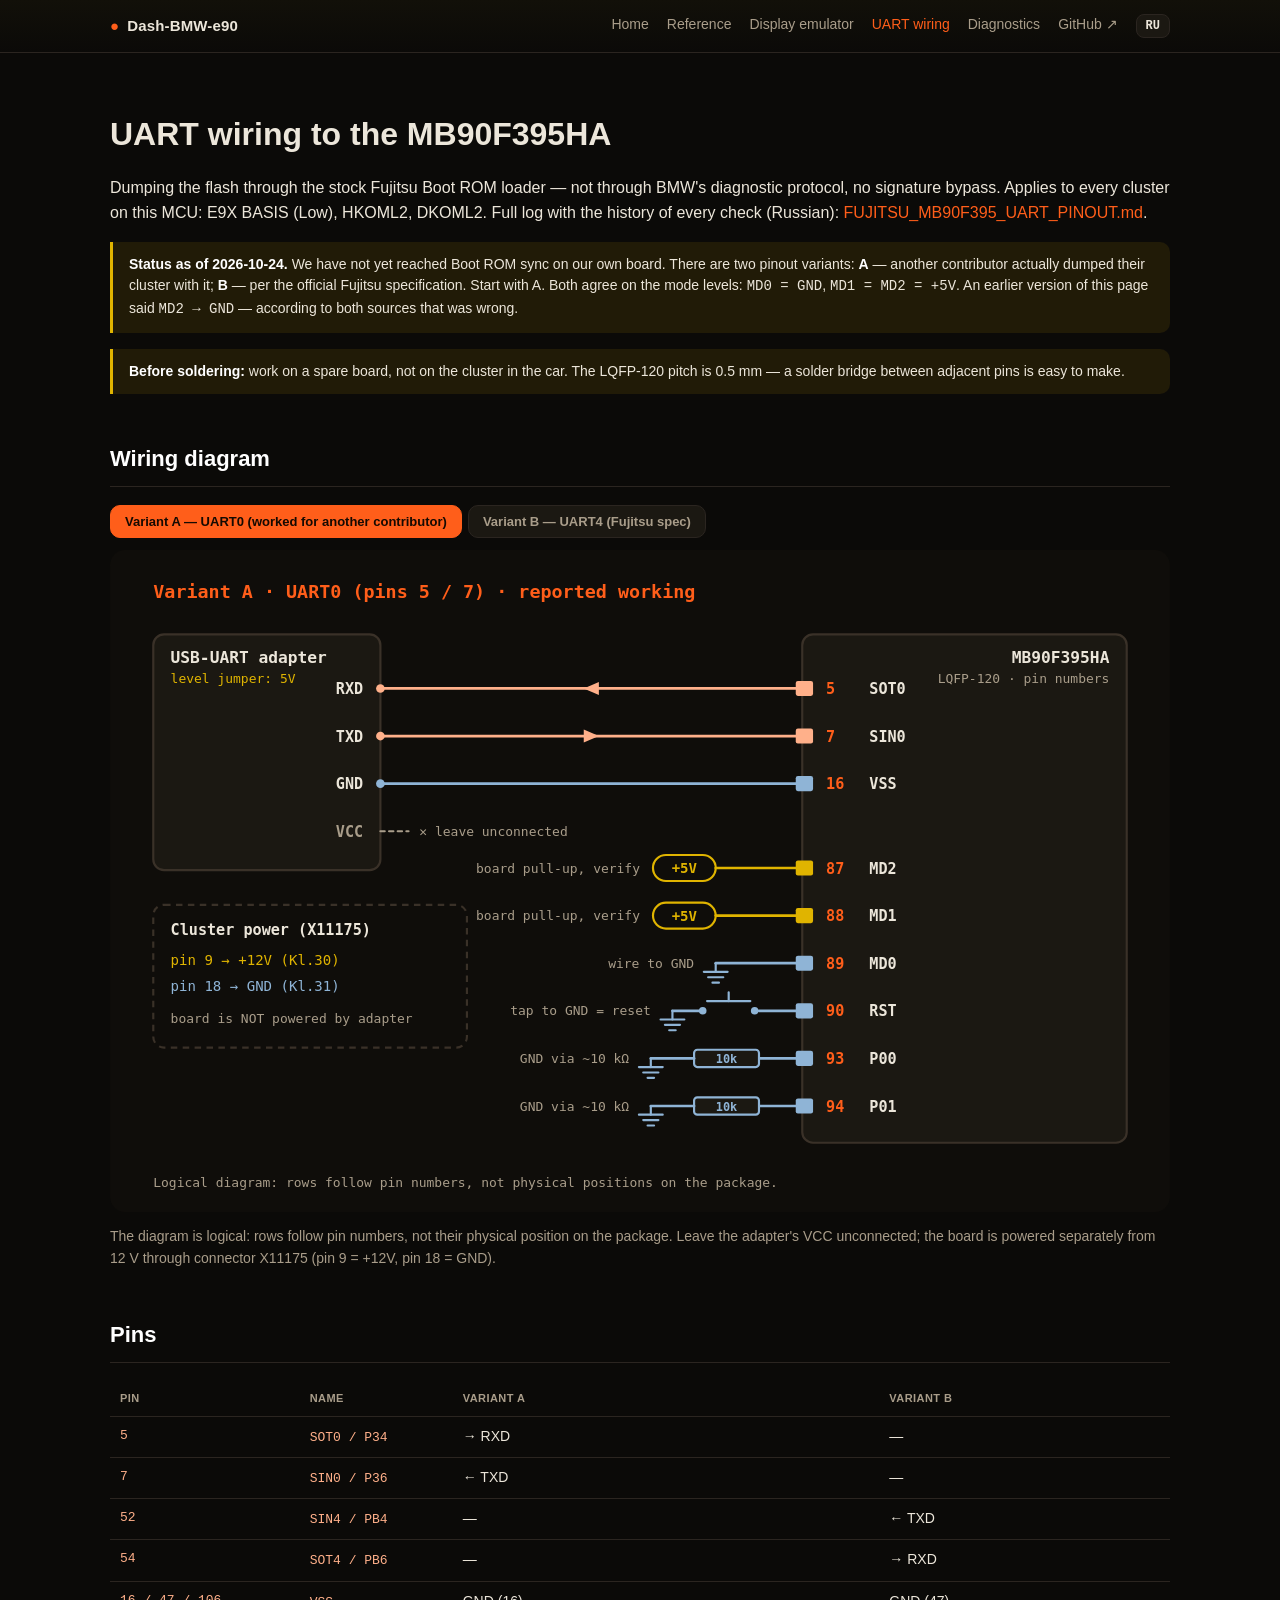
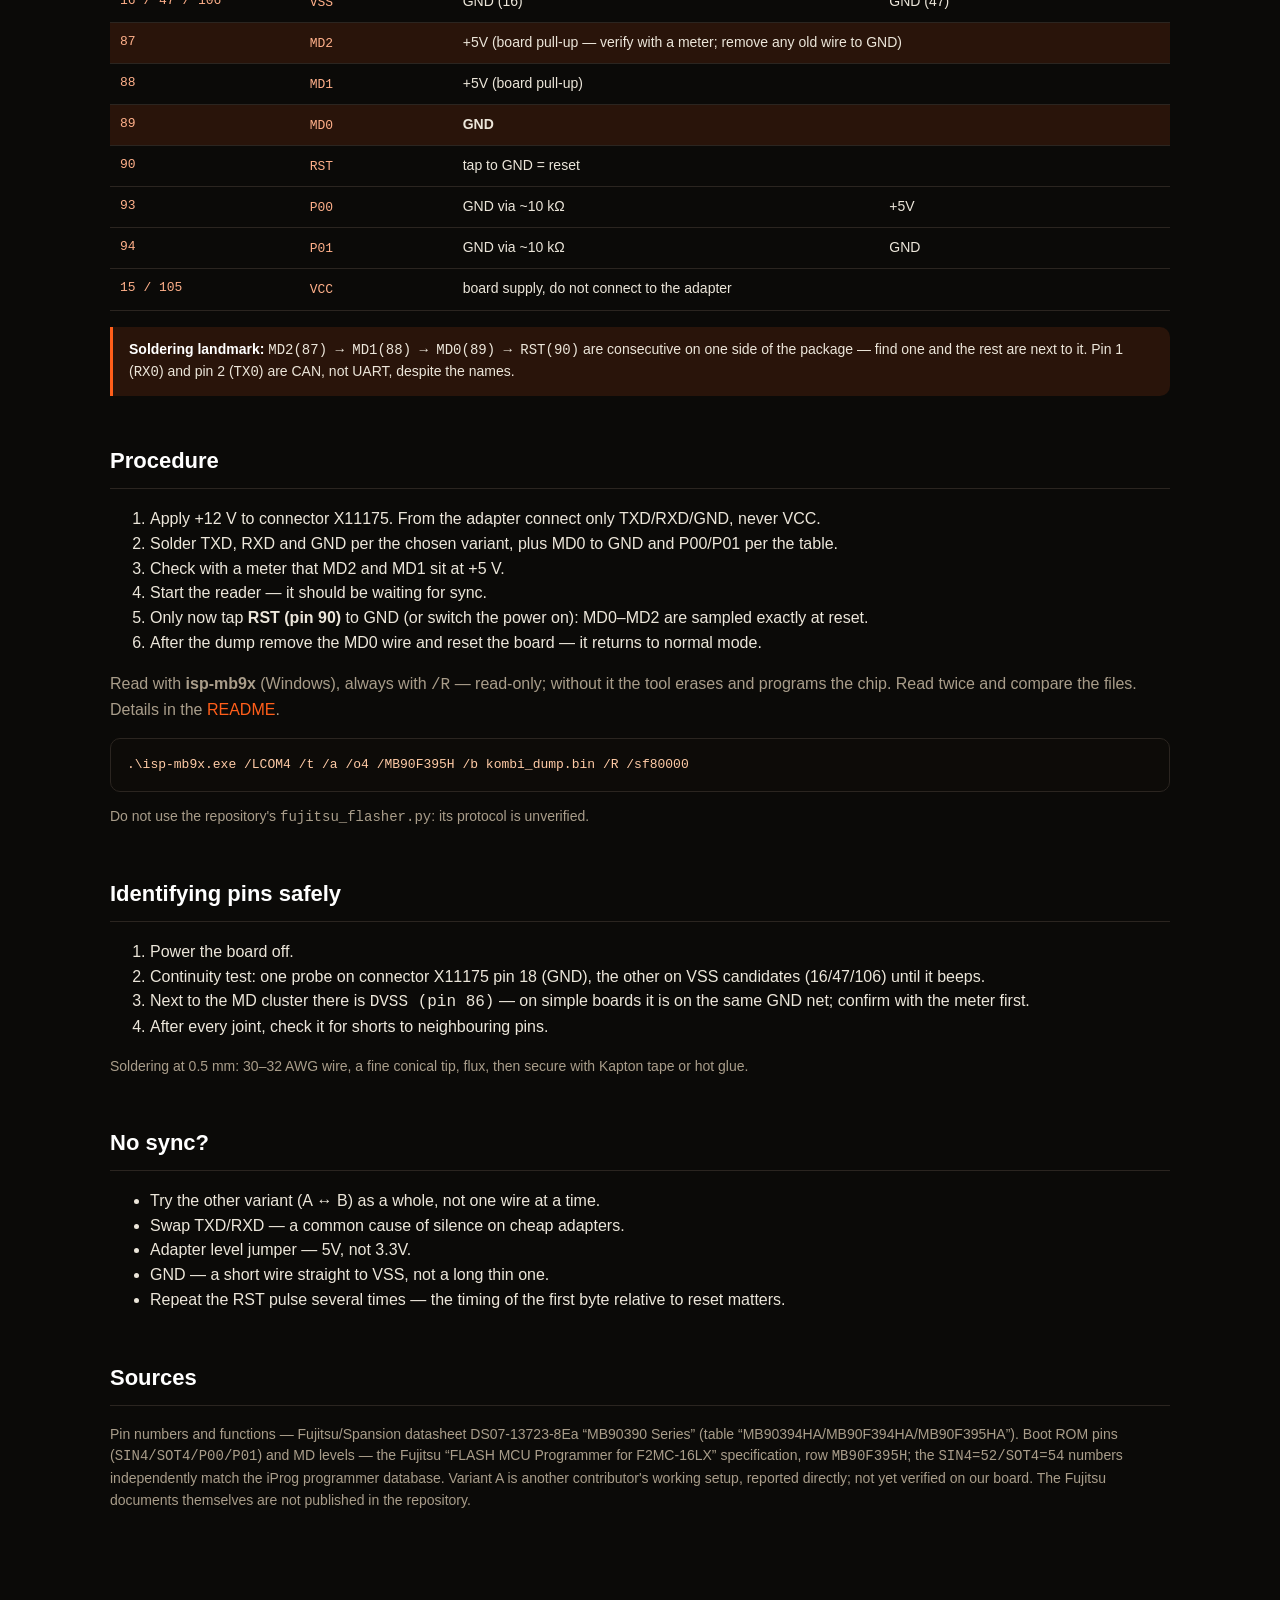
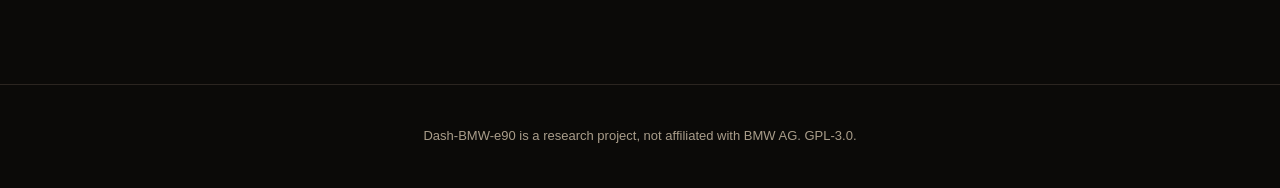
<file: site/uart/index.html>
<!DOCTYPE html>
<html lang="ru" data-title-ru="UART-подключение — Dash-BMW-e90" data-title-en="UART wiring — Dash-BMW-e90">
<head>
<meta charset="UTF-8">
<meta name="viewport" content="width=device-width, initial-scale=1.0">
<title>UART-подключение — Dash-BMW-e90</title>
<meta name="description" content="Схема подключения USB-UART к MB90F395HA и вход в Boot ROM Fujitsu для снятия дампа flash. Wiring a USB-UART adapter to the MB90F395HA Boot ROM.">
<link rel="icon" type="image/svg+xml" href="../assets/favicon.svg">
<link rel="stylesheet" href="../assets/style.css?v=2">
<script src="../assets/i18n.js?v=2"></script>
</head>
<body>

<header class="site">
  <nav class="site-nav">
    <a class="site-brand" href="../index.html"><span class="dot">●</span> Dash-BMW-e90</a>
    <div class="site-links">
      <a href="../index.html"><span lang="ru">Главная</span><span lang="en">Home</span></a>
      <a href="../reference/index.html"><span lang="ru">Справочник</span><span lang="en">Reference</span></a>
      <a href="../emulator/index.html"><span lang="ru">Эмулятор экрана</span><span lang="en">Display emulator</span></a>
      <a href="../uart/index.html" class="active"><span lang="ru">UART-подключение</span><span lang="en">UART wiring</span></a>
      <a href="../diag/index.html"><span lang="ru">Диагностика</span><span lang="en">Diagnostics</span></a>
      <a href="https://github.com/RzhavoeZubilo/Dash-BMW-e90" target="_blank" rel="noopener">GitHub ↗</a>
      <a class="support-link" data-support target="_blank" rel="noopener"><span lang="ru">♥ Поддержать</span><span lang="en">♥ Support</span></a>
      <button class="lang-toggle" type="button">EN</button>
    </div>
  </nav>
</header>

<div class="page" style="padding-top:36px">

  <h1 style="margin-bottom:4px"><span lang="ru">UART-подключение к MB90F395HA</span><span lang="en">UART wiring to the MB90F395HA</span></h1>
  <p class="muted" lang="ru">
    Снятие дампа flash через штатный Boot ROM загрузчик Fujitsu — не через
    диагностический протокол BMW, без обхода подписи. Применимо ко всем
    щиткам на этом МК: E9X BASIS (Low), HKOML2, DKOML2. Полный журнал с
    историей проверок:
    <a href="https://github.com/RzhavoeZubilo/Dash-BMW-e90/blob/main/docs/hardware/FUJITSU_MB90F395_UART_PINOUT.md">FUJITSU_MB90F395_UART_PINOUT.md</a>.
  </p>
  <p class="muted" lang="en">
    Dumping the flash through the stock Fujitsu Boot ROM loader — not through
    BMW's diagnostic protocol, no signature bypass. Applies to every cluster on
    this MCU: E9X BASIS (Low), HKOML2, DKOML2. Full log with the history of
    every check (Russian):
    <a href="https://github.com/RzhavoeZubilo/Dash-BMW-e90/blob/main/docs/hardware/FUJITSU_MB90F395_UART_PINOUT.md">FUJITSU_MB90F395_UART_PINOUT.md</a>.
  </p>

  <div class="callout warn">
    <span lang="ru"><strong>Статус на 2026-10-24.</strong> На нашей плате синхронизация с
    Boot ROM пока не получена. Есть два варианта распиновки: <strong>A</strong> —
    по нему другой участник реально снял дамп своей приборки;
    <strong>B</strong> — по официальной спецификации Fujitsu. Начинайте с A.
    Оба варианта сходятся в уровнях режима: <code>MD0 = GND</code>,
    <code>MD1 = MD2 = +5V</code>. Прежняя версия этой страницы предлагала
    <code>MD2 → GND</code> — судя по обоим источникам, это было неверно.</span>
    <span lang="en"><strong>Status as of 2026-10-24.</strong> We have not yet
    reached Boot ROM sync on our own board. There are two pinout variants:
    <strong>A</strong> — another contributor actually dumped their cluster
    with it; <strong>B</strong> — per the official Fujitsu specification.
    Start with A. Both agree on the mode levels: <code>MD0 = GND</code>,
    <code>MD1 = MD2 = +5V</code>. An earlier version of this page said
    <code>MD2 → GND</code> — according to both sources that was wrong.</span>
  </div>

  <div class="callout warn">
    <span lang="ru"><strong>Перед тем как паять:</strong> работайте на донорской плате,
    не на щитке в машине. Шаг выводов LQFP-120 — 0.5 мм, перемычка припоя
    между соседними ногами делается легко.</span>
    <span lang="en"><strong>Before soldering:</strong> work on a spare board, not on
    the cluster in the car. The LQFP-120 pitch is 0.5 mm — a solder bridge
    between adjacent pins is easy to make.</span>
  </div>

  <section class="block">
    <h2><span lang="ru">Схема подключения</span><span lang="en">Wiring diagram</span></h2>
    <div class="tabs" role="tablist">
      <button class="on" data-variant="a"><span lang="ru">Вариант A — UART0 (сработал у другого участника)</span><span lang="en">Variant A — UART0 (worked for another contributor)</span></button>
      <button data-variant="b"><span lang="ru">Вариант B — UART4 (спецификация Fujitsu)</span><span lang="en">Variant B — UART4 (Fujitsu spec)</span></button>
    </div>
    <div class="wiring" id="wiringA">
      <img src="../assets/img/uart-wiring-a.svg" alt="Variant A: TXD→pin 7 SIN0, RXD←pin 5 SOT0, GND→pin 16; MD2, MD1 +5V; MD0 GND; RST tap to GND; P00, P01 to GND via 10 kΩ">
    </div>
    <div class="wiring" id="wiringB" hidden>
      <img src="../assets/img/uart-wiring-b.svg" alt="Variant B: GND→pin 47, TXD→pin 52 SIN4, RXD←pin 54 SOT4; MD2, MD1 +5V; MD0 GND; RST tap to GND; P00 +5V; P01 GND">
    </div>
    <p class="muted" lang="ru">
      Схема логическая: строки идут по номерам выводов, а не по их положению
      на корпусе. VCC переходника не подключается; плата питается отдельно
      от 12 В через разъём X11175 (pin 9 = +12V, pin 18 = GND). Подписи
      на схеме — английские технические обозначения, одинаковые для обеих
      версий сайта.
    </p>
    <p class="muted" lang="en">
      The diagram is logical: rows follow pin numbers, not their physical
      position on the package. Leave the adapter's VCC unconnected; the board
      is powered separately from 12 V through connector X11175 (pin 9 = +12V,
      pin 18 = GND).
    </p>
  </section>

  <section class="block">
    <h2><span lang="ru">Выводы</span><span lang="en">Pins</span></h2>
    <table class="ref">
      <thead><tr>
        <th><span lang="ru">Вывод</span><span lang="en">Pin</span></th>
        <th><span lang="ru">Имя</span><span lang="en">Name</span></th>
        <th><span lang="ru">Вариант A</span><span lang="en">Variant A</span></th>
        <th><span lang="ru">Вариант B</span><span lang="en">Variant B</span></th>
      </tr></thead>
      <tbody>
        <tr><td class="addr">5</td><td><code>SOT0 / P34</code></td><td>→ RXD</td><td>—</td></tr>
        <tr><td class="addr">7</td><td><code>SIN0 / P36</code></td><td>← TXD</td><td>—</td></tr>
        <tr><td class="addr">52</td><td><code>SIN4 / PB4</code></td><td>—</td><td>← TXD</td></tr>
        <tr><td class="addr">54</td><td><code>SOT4 / PB6</code></td><td>—</td><td>→ RXD</td></tr>
        <tr><td class="addr">16 / 47 / 106</td><td><code>VSS</code></td><td>GND (16)</td><td>GND (47)</td></tr>
        <tr style="background:var(--accent-soft)"><td class="addr">87</td><td><code>MD2</code></td><td colspan="2">+5V <span lang="ru">(подтяжка на плате — проверить мультиметром; старую перемычку на GND снять)</span><span lang="en">(board pull-up — verify with a meter; remove any old wire to GND)</span></td></tr>
        <tr><td class="addr">88</td><td><code>MD1</code></td><td colspan="2">+5V <span lang="ru">(подтяжка на плате)</span><span lang="en">(board pull-up)</span></td></tr>
        <tr style="background:var(--accent-soft)"><td class="addr">89</td><td><code>MD0</code></td><td colspan="2"><strong>GND</strong></td></tr>
        <tr><td class="addr">90</td><td><code>RST</code></td><td colspan="2"><span lang="ru">кратковременно на GND = сброс</span><span lang="en">tap to GND = reset</span></td></tr>
        <tr><td class="addr">93</td><td><code>P00</code></td><td><span lang="ru">GND через ~10 кОм</span><span lang="en">GND via ~10 kΩ</span></td><td>+5V</td></tr>
        <tr><td class="addr">94</td><td><code>P01</code></td><td><span lang="ru">GND через ~10 кОм</span><span lang="en">GND via ~10 kΩ</span></td><td>GND</td></tr>
        <tr><td class="addr">15 / 105</td><td><code>VCC</code></td><td colspan="2"><span lang="ru">питание платы, к переходнику не подключать</span><span lang="en">board supply, do not connect to the adapter</span></td></tr>
      </tbody>
    </table>
    <div class="callout">
      <span lang="ru"><strong>Ориентир при пайке:</strong> <code>MD2(87) → MD1(88) → MD0(89) →
      RST(90)</code> идут подряд на одной стороне корпуса — нашли один, остальные
      рядом. Pin 1 (<code>RX0</code>) и Pin 2 (<code>TX0</code>) — это CAN, не UART,
      несмотря на созвучные имена.</span>
      <span lang="en"><strong>Soldering landmark:</strong> <code>MD2(87) → MD1(88) →
      MD0(89) → RST(90)</code> are consecutive on one side of the package — find
      one and the rest are next to it. Pin 1 (<code>RX0</code>) and pin 2
      (<code>TX0</code>) are CAN, not UART, despite the names.</span>
    </div>
  </section>

  <section class="block">
    <h2><span lang="ru">Порядок действий</span><span lang="en">Procedure</span></h2>
    <ol lang="ru">
      <li>Подайте +12 В на разъём X11175. С переходника на плату — только TXD/RXD/GND, без VCC.</li>
      <li>Припаяйте TXD, RXD и GND по выбранному варианту, а также MD0 на GND и P00/P01 по таблице.</li>
      <li>Проверьте мультиметром, что на MD2 и MD1 есть +5 В.</li>
      <li>Запустите программу чтения — она должна ждать синхронизацию.</li>
      <li>Только теперь коротко замкните <strong>RST (pin 90)</strong> на GND (или включите питание): уровни MD0–MD2 читаются именно в момент сброса.</li>
      <li>После дампа снимите перемычку с MD0 и перезагрузите плату — она вернётся в штатный режим.</li>
    </ol>
    <ol lang="en">
      <li>Apply +12 V to connector X11175. From the adapter connect only TXD/RXD/GND, never VCC.</li>
      <li>Solder TXD, RXD and GND per the chosen variant, plus MD0 to GND and P00/P01 per the table.</li>
      <li>Check with a meter that MD2 and MD1 sit at +5 V.</li>
      <li>Start the reader — it should be waiting for sync.</li>
      <li>Only now tap <strong>RST (pin 90)</strong> to GND (or switch the power on): MD0–MD2 are sampled exactly at reset.</li>
      <li>After the dump remove the MD0 wire and reset the board — it returns to normal mode.</li>
    </ol>
    <p lang="ru">Читать программой <strong>isp-mb9x</strong> (Windows) строго с ключом <code>/R</code> — только чтение; без него она стирает и пишет чип. Прочитайте дважды и сравните файлы. Подробности — <a href="https://github.com/RzhavoeZubilo/Dash-BMW-e90/blob/main/tools/fujitsu_uart_flasher/README.md">README</a>.</p>
    <p lang="en">Read with <strong>isp-mb9x</strong> (Windows), always with <code>/R</code> — read-only; without it the tool erases and programs the chip. Read twice and compare the files. Details in the <a href="https://github.com/RzhavoeZubilo/Dash-BMW-e90/blob/main/tools/fujitsu_uart_flasher/README.md">README</a>.</p>
    <pre><code>.\isp-mb9x.exe /LCOM4 /t /a /o4 /MB90F395H /b kombi_dump.bin /R /sf80000</code></pre>
    <p class="muted" lang="ru">Скрипт <code>fujitsu_flasher.py</code> из репозитория не использовать: его протокол не подтверждён.</p>
    <p class="muted" lang="en">Do not use the repository's <code>fujitsu_flasher.py</code>: its protocol is unverified.</p>
  </section>

  <section class="block">
    <h2><span lang="ru">Как не ошибиться с выводом</span><span lang="en">Identifying pins safely</span></h2>
    <ol lang="ru">
      <li>Выключите питание платы.</li>
      <li>Прозвонка: один щуп на pin 18 разъёма X11175 (GND), второй — по кандидатам в VSS (16/47/106), пока не зазвенит.</li>
      <li>Возле MD-кластера есть <code>DVSS (pin 86)</code> — на простых платах он в той же сети GND; сначала подтвердите прозвонкой.</li>
      <li>После каждой пайки прозвоните её на КЗ с соседними выводами.</li>
    </ol>
    <ol lang="en">
      <li>Power the board off.</li>
      <li>Continuity test: one probe on connector X11175 pin 18 (GND), the other on VSS candidates (16/47/106) until it beeps.</li>
      <li>Next to the MD cluster there is <code>DVSS (pin 86)</code> — on simple boards it is on the same GND net; confirm with the meter first.</li>
      <li>After every joint, check it for shorts to neighbouring pins.</li>
    </ol>
    <p class="muted" lang="ru">Пайка на 0.5 мм: провод 30–32 AWG, тонкое конусное жало, флюс, фиксация каптоном или термоклеем.</p>
    <p class="muted" lang="en">Soldering at 0.5 mm: 30–32 AWG wire, a fine conical tip, flux, then secure with Kapton tape or hot glue.</p>
  </section>

  <section class="block">
    <h2><span lang="ru">Если синхронизации нет</span><span lang="en">No sync?</span></h2>
    <ul lang="ru">
      <li>Попробуйте другой вариант (A ↔ B) целиком, а не по одному проводу.</li>
      <li>Поменяйте местами TXD/RXD — частая причина тишины на дешёвых переходниках.</li>
      <li>Джампер уровня переходника — 5V, не 3.3V.</li>
      <li>GND — коротким проводом прямо к VSS, не длинной тонкой проволокой.</li>
      <li>Повторите импульс RST несколько раз подряд — важен тайминг первого байта относительно сброса.</li>
    </ul>
    <ul lang="en">
      <li>Try the other variant (A ↔ B) as a whole, not one wire at a time.</li>
      <li>Swap TXD/RXD — a common cause of silence on cheap adapters.</li>
      <li>Adapter level jumper — 5V, not 3.3V.</li>
      <li>GND — a short wire straight to VSS, not a long thin one.</li>
      <li>Repeat the RST pulse several times — the timing of the first byte relative to reset matters.</li>
    </ul>
  </section>

  <section class="block">
    <h2><span lang="ru">Источники</span><span lang="en">Sources</span></h2>
    <p class="muted" lang="ru">
      Номера и функции выводов — даташит Fujitsu/Spansion DS07-13723-8Ea
      «MB90390 Series» (таблица «MB90394HA/MB90F394HA/MB90F395HA»). Выводы
      Boot ROM (<code>SIN4/SOT4/P00/P01</code>) и уровни MD — спецификация
      Fujitsu «FLASH MCU Programmer for F2MC-16LX», строка <code>MB90F395H</code>;
      номера <code>SIN4=52/SOT4=54</code> независимо совпадают с базой
      программатора iProg. Вариант A — рабочая схема другого участника,
      сообщённая напрямую; нами на своей плате ещё не проверена. Сами
      документы Fujitsu в репозиторий не выкладываются.
    </p>
    <p class="muted" lang="en">
      Pin numbers and functions — Fujitsu/Spansion datasheet DS07-13723-8Ea
      “MB90390 Series” (table “MB90394HA/MB90F394HA/MB90F395HA”). Boot ROM pins
      (<code>SIN4/SOT4/P00/P01</code>) and MD levels — the Fujitsu “FLASH MCU
      Programmer for F2MC-16LX” specification, row <code>MB90F395H</code>; the
      <code>SIN4=52/SOT4=54</code> numbers independently match the iProg
      programmer database. Variant A is another contributor's working setup,
      reported directly; not yet verified on our board. The Fujitsu documents
      themselves are not published in the repository.
    </p>
  </section>

</div>

<footer class="site">
  <p lang="ru">Dash-BMW-e90 — исследовательский проект, не аффилирован с BMW AG. GPL-3.0.
  <a data-support target="_blank" rel="noopener">♥ Поддержать автора</a></p>
  <p lang="en">Dash-BMW-e90 is a research project, not affiliated with BMW AG. GPL-3.0.
  <a data-support target="_blank" rel="noopener">♥ Support the author</a></p>
</footer>

<script>
(function () {
  var tabs = document.querySelectorAll('[data-variant]');
  for (var i = 0; i < tabs.length; i++) {
    tabs[i].addEventListener('click', function () {
      for (var j = 0; j < tabs.length; j++) tabs[j].classList.toggle('on', tabs[j] === this);
      document.getElementById('wiringA').hidden = this.dataset.variant !== 'a';
      document.getElementById('wiringB').hidden = this.dataset.variant !== 'b';
    });
  }
})();
</script>

</body>
</html>
</file>
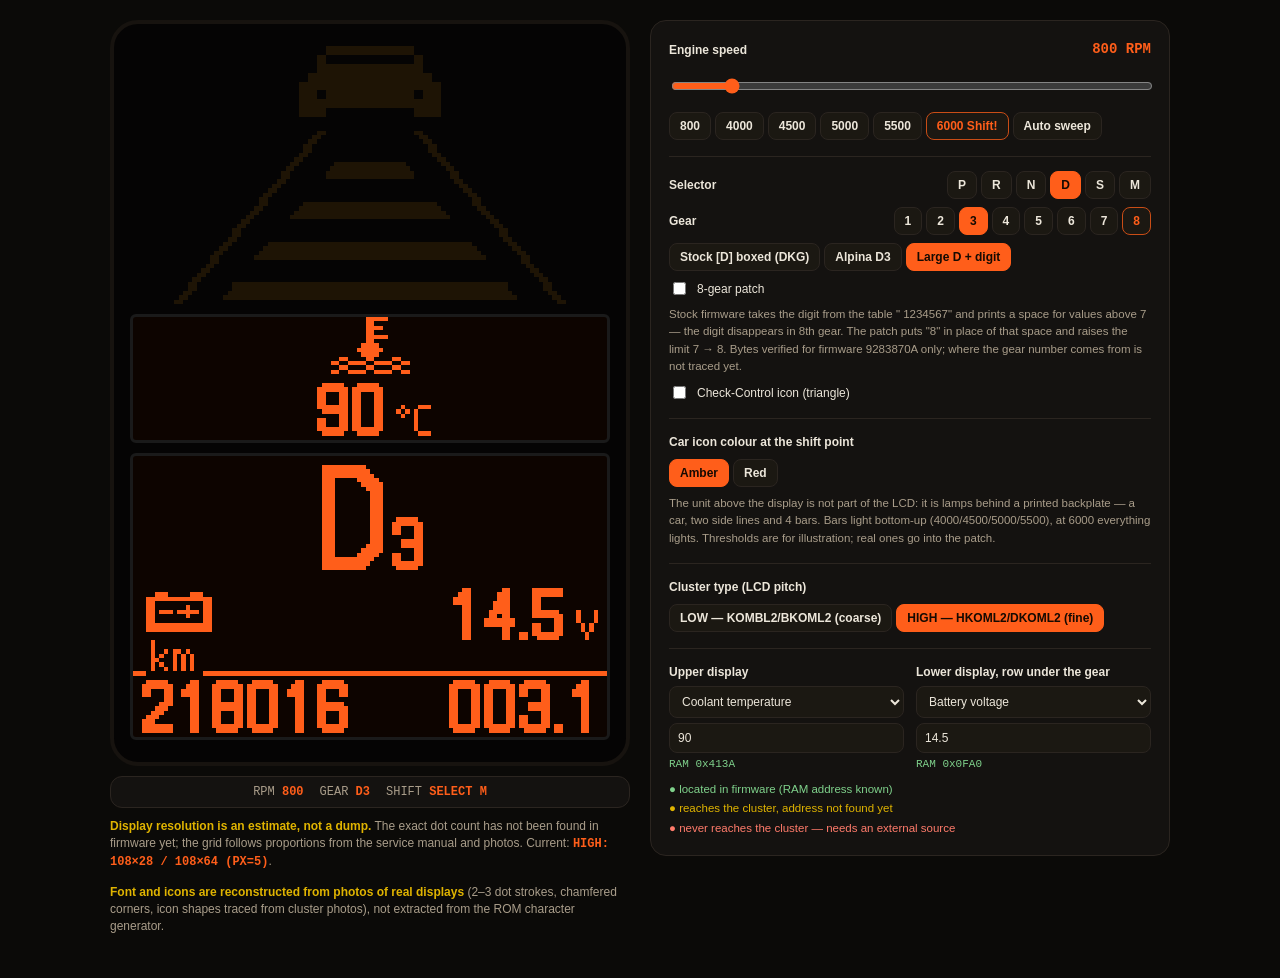
<file: tools/ui_simulator/index.html>
<!DOCTYPE html>
<html lang="ru">
<head>
<meta charset="UTF-8">
<meta name="viewport" content="width=device-width, initial-scale=1.0">
<title>BMW E90 cluster display simulator</title>
<style>
  :root {
    --bg: #0b0a08; --panel: #141210; --panel-2: #1b1812; --border: #2b2520;
    --text: #ece6da; --dim: #a99d8a; --accent: #ff5e1a; --accent-dim: #c94d16;
    --accent-soft: rgba(255, 94, 26, 0.12);
    --mono: ui-monospace, SFMono-Regular, Menlo, Consolas, monospace;
    --sans: -apple-system, BlinkMacSystemFont, "Segoe UI", Roboto, Arial, sans-serif;
  }
  * { box-sizing: border-box; }
  body {
    margin: 0; padding: 20px 16px 32px; background: var(--bg); color: var(--text);
    font: 14px/1.5 var(--sans); user-select: none;
  }
  .layout {
    max-width: 1060px; margin: 0 auto; display: grid; gap: 20px;
    grid-template-columns: minmax(0, 1fr) minmax(0, 1fr); align-items: start;
  }
  @media (max-width: 860px) { .layout { grid-template-columns: minmax(0, 1fr); } }

  .cluster {
    background: #050404; border: 4px solid #17130f; border-radius: 28px;
    padding: 22px 16px; display: flex; flex-direction: column; align-items: center; gap: 10px;
  }
  canvas.lcd {
    display: block; max-width: 100%; height: auto;
    image-rendering: pixelated; image-rendering: crisp-edges;
    background: #0d0400; border: 3px solid #1a1a1a; border-radius: 6px;
  }
  canvas.acc { border: 0; background: transparent; }

  .status {
    margin-top: 10px; display: flex; gap: 16px; flex-wrap: wrap; justify-content: center;
    font: 12px var(--mono); color: var(--dim);
    background: var(--panel); border: 1px solid var(--border); border-radius: 12px; padding: 8px 14px;
  }
  .status b { color: var(--accent); }
  .note { margin-top: 10px; font-size: 12px; color: var(--dim); line-height: 1.45; }
  .note strong { color: #e0b400; }

  .controls {
    background: var(--panel); border: 1px solid var(--border); border-radius: 16px;
    padding: 18px; display: flex; flex-direction: column; gap: 16px;
  }
  .row { display: flex; align-items: center; justify-content: space-between; gap: 10px; flex-wrap: wrap; }
  .section { border-top: 1px solid var(--border); padding-top: 14px; display: flex; flex-direction: column; gap: 8px; }
  .label { font-size: 12px; font-weight: 600; color: var(--text); }
  .hint { font-size: 11.5px; color: var(--dim); margin: 0; }
  .seg { display: flex; flex-wrap: wrap; gap: 4px; }
  button {
    font: 600 12px var(--sans); color: var(--text); background: var(--panel-2);
    border: 1px solid var(--border); border-radius: 8px; padding: 6px 10px; cursor: pointer;
  }
  button:hover { border-color: var(--accent-dim); }
  button.on { background: var(--accent); border-color: var(--accent); color: #150a02; }
  button.hot { color: var(--accent); border-color: var(--accent-dim); }
  select, input[type=text] {
    width: 100%; font: 12px var(--sans); color: var(--text); background: var(--panel-2);
    border: 1px solid var(--border); border-radius: 8px; padding: 7px 8px;
  }
  input[type=range] { width: 100%; accent-color: var(--accent); }
  .grid2 { display: grid; grid-template-columns: 1fr 1fr; gap: 12px; }
  @media (max-width: 480px) { .grid2 { grid-template-columns: 1fr; } }
  .field { display: flex; flex-direction: column; gap: 5px; }
  .avail { font: 11px var(--mono); color: var(--dim); min-height: 1.4em; }
  .avail.ram { color: #7fd18b; } .avail.bus { color: #e0b400; } .avail.none { color: #ff7b6b; }
  .legend { font-size: 11.5px; color: var(--dim); display: grid; gap: 2px; }
  .legend span:nth-child(1) { color: #7fd18b; } .legend span:nth-child(2) { color: #e0b400; }
  .legend span:nth-child(3) { color: #ff7b6b; }
  .mono { font-family: var(--mono); color: var(--accent); font-weight: 700; }
  label.check { display: flex; gap: 8px; align-items: center; font-size: 12px; cursor: pointer; }
</style>
</head>
<body>

<div class="layout">

  <div>
    <div class="cluster">
      <canvas id="accCanvas" class="lcd acc"></canvas>
      <canvas id="upperCanvas" class="lcd"></canvas>
      <canvas id="lowerCanvas" class="lcd"></canvas>
    </div>
    <div class="status">
      <div>RPM <b id="statRpm">800</b></div>
      <div><span data-t="gear"></span> <b id="statGear">D</b></div>
      <div>SHIFT <b id="statShift"></b></div>
    </div>
    <p class="note" data-t="noteGrid"></p>
    <p class="note" data-t="noteArt"></p>
  </div>

  <div class="controls">
    <div class="row">
      <span class="label" data-t="rpm"></span>
      <span class="mono" id="rpmValue">800 RPM</span>
    </div>
    <input id="rpmSlider" type="range" min="0" max="7000" step="50" value="800">
    <div class="seg">
      <button class="rpm-preset" data-rpm="800">800</button>
      <button class="rpm-preset" data-rpm="4000">4000</button>
      <button class="rpm-preset" data-rpm="4500">4500</button>
      <button class="rpm-preset" data-rpm="5000">5000</button>
      <button class="rpm-preset" data-rpm="5500">5500</button>
      <button class="rpm-preset hot" data-rpm="6000">6000 Shift!</button>
      <button id="btnDemo" data-t="demo"></button>
    </div>

    <div class="section">
      <div class="row">
        <span class="label" data-t="selector"></span>
        <div class="seg" id="modeSeg">
          <button data-mode="P">P</button><button data-mode="R">R</button>
          <button data-mode="N">N</button><button data-mode="D" class="on">D</button>
          <button data-mode="S">S</button><button data-mode="M">M</button>
        </div>
      </div>
      <div class="row">
        <span class="label" data-t="gearNum"></span>
        <div class="seg" id="numSeg">
          <button data-num="1">1</button><button data-num="2">2</button>
          <button data-num="3" class="on">3</button><button data-num="4">4</button>
          <button data-num="5">5</button><button data-num="6">6</button>
          <button data-num="7">7</button><button data-num="8" class="hot">8</button>
        </div>
      </div>
      <div class="seg" id="styleSeg">
        <button data-style="A" data-t="styleA"></button>
        <button data-style="B" data-t="styleB"></button>
        <button data-style="C" class="on" data-t="styleC"></button>
      </div>
      <label class="check"><input type="checkbox" id="chkPatch8"> <span data-t="patch8"></span></label>
      <p class="hint" data-t="patch8Hint"></p>
      <label class="check"><input type="checkbox" id="chkWarn"> <span data-t="warn"></span></label>
    </div>

    <div class="section">
      <span class="label" data-t="carColor"></span>
      <div class="seg" id="carSeg">
        <button data-car="amber" class="on" data-t="carAmber"></button>
        <button data-car="red" data-t="carRed"></button>
      </div>
      <p class="hint" data-t="accHint"></p>
    </div>

    <div class="section">
      <span class="label" data-t="panel"></span>
      <div class="seg" id="panelSeg">
        <button data-type="LOW" data-t="panelLow"></button>
        <button data-type="HIGH" class="on" data-t="panelHigh"></button>
      </div>
    </div>

    <div class="section">
      <div class="grid2">
        <div class="field">
          <span class="label" data-t="upper"></span>
          <select id="selUpper"></select>
          <input type="text" id="valUpper" spellcheck="false">
          <div class="avail" id="availUpper"></div>
        </div>
        <div class="field">
          <span class="label" data-t="lower"></span>
          <select id="selLower"></select>
          <input type="text" id="valLower" spellcheck="false">
          <div class="avail" id="availLower"></div>
        </div>
      </div>
      <div class="legend">
        <span data-t="legRam"></span><span data-t="legBus"></span><span data-t="legNone"></span>
      </div>
    </div>
  </div>

</div>

<script>
(function () {
  'use strict';

  // ---------------------------------------------------------------- i18n --
  var T = {
    ru: {
      gear: 'ПЕРЕДАЧА', rpm: 'Обороты двигателя', demo: 'Авто-разгон', stop: 'Стоп',
      selector: 'Селектор', gearNum: 'Ступень', styleA: 'Сток [D] в рамке (DKG)',
      styleB: 'Alpina D3', styleC: 'Крупная D + цифра', warn: 'Значок Check-Control (треугольник)',
      patch8: 'Патч 8 передач',
      patch8Hint: 'Сток берёт цифру из таблицы " 1234567" и при значении больше 7 выводит пробел — ' +
        'на 8-й передаче цифра пропадает. Патч ставит "8" на место пробела и поднимает предел 7 → 8. ' +
        'Байты проверены только для прошивки 9283870A; откуда берётся номер передачи, ещё не прослежено.',
      panel: 'Тип приборки (растр LCD)', panelLow: 'LOW — KOMBL2/BKOML2 (крупный)',
      panelHigh: 'HIGH — HKOML2/DKOML2 (мелкий)',
      upper: 'Верхний экран', lower: 'Нижний экран, строка под передачей',
      legRam: '● найдено в прошивке (адрес в RAM известен)',
      legBus: '● приходит на приборку, адрес ещё не найден',
      legNone: '● до приборки не доходит — нужен внешний источник',
      ready: 'ГОТОВ (<4000)', needM: 'ВКЛЮЧИТЕ M',
      bars: function (n) { return n + ' ПОЛОСК' + (n === 1 ? 'А' : 'И'); }, shift: 'ПЕРЕКЛЮЧАЙ! ≥6000',
      carColor: 'Цвет машинки в момент переключения', carAmber: 'Оранжевый', carRed: 'Красный',
      accHint: 'Узел над экраном — не дисплей, а лампы за подложкой с рисунком: машинка, две ' +
        'боковые линии и 4 полоски. Полоски загораются снизу вверх (4000/4500/5000/5500), ' +
        'на 6000 загорается всё. Пороги — для наглядности, реальные зададим в патче.',
      noteGrid: '<strong>Разрешение экрана — оценка, не дамп.</strong> Точное число точек в прошивке ' +
        'пока не найдено; сетка подобрана по пропорциям из сервис-мануала и фото. ' +
        'Сейчас: <span class="mono" id="resNote"></span>.',
      noteArt: '<strong>Шрифт и иконки — реконструкция по фото реальных экранов</strong> ' +
        '(штрих 2–3 точки, срезанные углы, рисунок значков по снимкам щитка), а не извлечение ' +
        'знакогенератора из ПЗУ.',
      p: {
        coolant: 'Температура ОЖ', oil: 'Температура масла двигателя', battery: 'Напряжение бортсети',
        fuel: 'Топливо в баке, л', outside: 'Наружная температура', clock: 'Часы + улица',
        speed: 'Цифровая скорость', range: 'Запас хода', glat: 'Поперечное ускорение, g',
        baro: 'Атм. давление (DME)', atf: 'Температура масла АКПП', none: '— пусто —'
      },
      a: {
        ram: 'RAM 0x%s', bus: 'CAN %s', none: 'не на шине приборки', own: 'считает сама приборка'
      }
    },
    en: {
      gear: 'GEAR', rpm: 'Engine speed', demo: 'Auto sweep', stop: 'Stop',
      selector: 'Selector', gearNum: 'Gear', styleA: 'Stock [D] boxed (DKG)',
      styleB: 'Alpina D3', styleC: 'Large D + digit', warn: 'Check-Control icon (triangle)',
      patch8: '8-gear patch',
      patch8Hint: 'Stock firmware takes the digit from the table " 1234567" and prints a space for values above 7 — ' +
        'the digit disappears in 8th gear. The patch puts "8" in place of that space and raises the limit 7 → 8. ' +
        'Bytes verified for firmware 9283870A only; where the gear number comes from is not traced yet.',
      panel: 'Cluster type (LCD pitch)', panelLow: 'LOW — KOMBL2/BKOML2 (coarse)',
      panelHigh: 'HIGH — HKOML2/DKOML2 (fine)',
      upper: 'Upper display', lower: 'Lower display, row under the gear',
      legRam: '● located in firmware (RAM address known)',
      legBus: '● reaches the cluster, address not found yet',
      legNone: '● never reaches the cluster — needs an external source',
      ready: 'READY (<4000)', needM: 'SELECT M',
      bars: function (n) { return n + ' BAR' + (n === 1 ? '' : 'S'); }, shift: 'SHIFT! ≥6000',
      carColor: 'Car icon colour at the shift point', carAmber: 'Amber', carRed: 'Red',
      accHint: 'The unit above the display is not part of the LCD: it is lamps behind a printed ' +
        'backplate — a car, two side lines and 4 bars. Bars light bottom-up (4000/4500/5000/5500), ' +
        'at 6000 everything lights. Thresholds are for illustration; real ones go into the patch.',
      noteGrid: '<strong>Display resolution is an estimate, not a dump.</strong> The exact dot count ' +
        'has not been found in firmware yet; the grid follows proportions from the service manual ' +
        'and photos. Current: <span class="mono" id="resNote"></span>.',
      noteArt: '<strong>Font and icons are reconstructed from photos of real displays</strong> ' +
        '(2–3 dot strokes, chamfered corners, icon shapes traced from cluster photos), not extracted ' +
        'from the ROM character generator.',
      p: {
        coolant: 'Coolant temperature', oil: 'Engine oil temperature', battery: 'Battery voltage',
        fuel: 'Fuel in tank, L', outside: 'Outside temperature', clock: 'Clock + outside',
        speed: 'Digital speed', range: 'Range', glat: 'Lateral acceleration, g',
        baro: 'Ambient pressure (DME)', atf: 'Transmission oil temperature', none: '— empty —'
      },
      a: {
        ram: 'RAM 0x%s', bus: 'CAN %s', none: 'not on the cluster bus', own: 'computed by the cluster'
      }
    }
  };

  var LANG_KEY = 'dash-bmw-lang';
  function detectLang() {
    var q = /[?&]lang=(ru|en)/.exec(location.search);
    if (q) return q[1];
    try { var s = localStorage.getItem(LANG_KEY); if (s === 'ru' || s === 'en') return s; } catch (e) {}
    return (navigator.language || '').toLowerCase().indexOf('ru') === 0 ? 'ru' : 'en';
  }
  var lang = detectLang();
  function t(k) { return T[lang][k]; }

  // ------------------------------------------------------------ canvases --
  // Логическая сетка — оценка (см. noteGrid). LOW/HIGH: SP-Daten делит
  // щитки PL2 на «крупный» и «мелкий» растр; абсолютное число точек не
  // подтверждено, поэтому PX меняется обратно сетке при том же размере окна.
  var PROFILES = {
    HIGH: { upperW: 108, upperH: 28, lowerW: 108, lowerH: 64, accW: 108, accH: 58, px: 5 },
    LOW:  { upperW: 69,  upperH: 18, lowerW: 69,  lowerH: 41, accW: 69,  accH: 29, px: 8 }
  };
  var P, PX, upperCtx, lowerCtx, accCtx;
  var ON = '#ff5e1a', DIM = 'rgba(255,94,26,0.16)';

  function setupCanvas(el, w, h) {
    el.width = w * PX; el.height = h * PX;
    el.style.width = (w * PX) + 'px';
    var ctx = el.getContext('2d');
    ctx.imageSmoothingEnabled = false;
    return ctx;
  }

  function applyProfile(key) {
    P = PROFILES[key]; PX = P.px;
    upperCtx = setupCanvas(document.getElementById('upperCanvas'), P.upperW, P.upperH);
    lowerCtx = setupCanvas(document.getElementById('lowerCanvas'), P.lowerW, P.lowerH);
    accCtx = setupCanvas(document.getElementById('accCanvas'), P.accW, P.accH);
    document.getElementById('accCanvas').style.display = key === 'LOW' ? 'none' : '';
  }

  function px(ctx, x, y, color) {
    ctx.fillStyle = color;
    ctx.fillRect(x * PX, y * PX, PX, PX);
  }

  // ---------------------------------------------------------------- fonts --
  // Векторный дот-матричный шрифт. Глиф — ломаные на сетке 4×6 условных
  // единиц; растеризуются штампом t×t точек вдоль отрезков (Брезенхем), так
  // что у любого размера ровно такая толщина штриха, как на реальном экране
  // (2 точки у цифр значений, 3 у крупной передачи), а не растянутый 5×7.
  // Точка вида [x, y, dx, dy]: dx/dy — сдвиг в «шагах фаски» (1 точка при
  // t<=2, 2 точки при t>=3) — этим делаются срезанные углы, как на фото.
  function L() { return Array.prototype.slice.call(arguments); }
  function box(x0, y0, x1, y1) {
    return [[x0, y0, 1, 0], [x1, y0, -1, 0], [x1, y0, 0, 1], [x1, y1, 0, -1],
            [x1, y1, -1, 0], [x0, y1, 1, 0], [x0, y1, 0, -1], [x0, y0, 0, 1], [x0, y0, 1, 0]];
  }
  var PSTEM = [[0, 6], [0, 0], [4, 0, -1, 0], [4, 0, 0, 1], [4, 3.2, 0, -1], [4, 3.2, -1, 0], [0, 3.2]];
  var VGLYPHS = {
    '0': [box(0, 0, 4, 6)],
    '1': [L([1, 1.3], [2.6, 0], [2.6, 6])],
    '2': [L([0, 1.3], [0, 0, 0, 1], [0, 0, 1, 0], [4, 0, -1, 0], [4, 0, 0, 1], [4, 2.3], [0, 5.3], [0, 6], [4, 6])],
    '3': [L([0, 1.3], [0, 0, 0, 1], [0, 0, 1, 0], [4, 0, -1, 0], [4, 0, 0, 1], [4, 3, 0, -1], [4, 3, -1, 0], [1.4, 3]),
          L([4, 3, -1, 0], [4, 3, 0, 1], [4, 6, 0, -1], [4, 6, -1, 0], [0, 6, 1, 0], [0, 6, 0, -1], [0, 4.7])],
    '4': [L([3, 6], [3, 0], [0, 4.2], [4, 4.2])],
    '5': [L([4, 0], [0, 0], [0, 2.8], [4, 2.8, -1, 0], [4, 2.8, 0, 1], [4, 6, 0, -1], [4, 6, -1, 0], [0, 6, 1, 0], [0, 6, 0, -1], [0, 4.9])],
    '6': [L([4, 1.3], [4, 0, 0, 1], [4, 0, -1, 0], [0, 0, 1, 0], [0, 0, 0, 1], [0, 6, 0, -1], [0, 6, 1, 0],
            [4, 6, -1, 0], [4, 6, 0, -1], [4, 2.8, 0, 1], [4, 2.8, -1, 0], [0, 2.8])],
    '7': [L([0, 0], [4, 0], [4, 1.2], [1.6, 4.3], [1.6, 6])],
    '8': [box(0, 0, 4, 3), box(0, 3, 4, 6)],
    '9': [L([0, 4.7], [0, 6, 0, -1], [0, 6, 1, 0], [4, 6, -1, 0], [4, 6, 0, -1], [4, 0, 0, 1], [4, 0, -1, 0],
            [0, 0, 1, 0], [0, 0, 0, 1], [0, 3.2, 0, -1], [0, 3.2, 1, 0], [4, 3.2])],
    '-': [L([0.5, 3], [3.5, 3])],
    '+': [L([0.5, 3], [3.5, 3]), L([2, 1.5], [2, 4.5])],
    '.': { w: 0, s: [L([0, 6])] },
    ':': { w: 0, s: [L([0, 1.8]), L([0, 4.4])] },
    ' ': { w: 2, s: [] },
    'P': [PSTEM],
    'R': [PSTEM, L([1.8, 3.2], [4, 6])],
    'N': [L([0, 6], [0, 0], [4, 6], [4, 0])],
    'D': [L([0, 0], [4, 0, -2, 0], [4, 0, 0, 2], [4, 6, 0, -2], [4, 6, -2, 0], [0, 6], [0, 0])],
    'S': [L([4, 1.3], [4, 0, 0, 1], [4, 0, -1, 0], [0, 0, 1, 0], [0, 0, 0, 1], [0, 3, 0, -1], [0, 3, 1, 0],
            [4, 3, -1, 0], [4, 3, 0, 1], [4, 6, 0, -1], [4, 6, -1, 0], [0, 6, 1, 0], [0, 6, 0, -1], [0, 4.7])],
    'M': [L([0, 6], [0, 0], [2, 3], [4, 0], [4, 6])],
    'E': [L([4, 0], [0, 0], [0, 6], [4, 6]), L([0, 3], [3, 3])],
    'L': [L([0, 0], [0, 6], [4, 6])]
  };

  function rasterVector(ch, f) {
    var g = VGLYPHS[ch] || VGLYPHS[' '];
    var strokes = Array.isArray(g) ? g : g.s;
    var unitW = Array.isArray(g) ? 4 : g.w;
    var W = unitW === 0 ? f.t : (unitW === 4 ? f.w : Math.round(f.w * unitW / 4));
    var H = f.h, tk = f.t, chf = tk >= 3 ? 2 : 1;
    var sx = unitW === 0 ? 0 : (W - tk) / unitW, sy = (H - tk) / 6;
    var grid = [];
    for (var y = 0; y < H; y++) { grid.push([]); for (var x = 0; x < W; x++) grid[y].push(false); }
    function stamp(x, y) {
      for (var dy = 0; dy < tk; dy++) for (var dx = 0; dx < tk; dx++) {
        var gx = x + dx, gy = y + dy;
        if (gx >= 0 && gy >= 0 && gx < W && gy < H) grid[gy][gx] = true;
      }
    }
    function map(p) {
      return [Math.round(p[0] * sx) + (p[2] || 0) * chf, Math.round(p[1] * sy) + (p[3] || 0) * chf];
    }
    strokes.forEach(function (poly) {
      var a = map(poly[0]);
      stamp(a[0], a[1]);
      for (var i = 1; i < poly.length; i++) {
        var b = map(poly[i]);
        var x0 = a[0], y0 = a[1], x1 = b[0], y1 = b[1];
        var dx = Math.abs(x1 - x0), dy = -Math.abs(y1 - y0);
        var stx = x0 < x1 ? 1 : -1, sty = y0 < y1 ? 1 : -1, err = dx + dy;
        for (;;) {
          stamp(x0, y0);
          if (x0 === x1 && y0 === y1) break;
          var e2 = 2 * err;
          if (e2 >= dy) { err += dy; x0 += stx; }
          if (e2 <= dx) { err += dx; y0 += sty; }
        }
        a = b;
      }
    });
    return { w: W, h: H, rows: grid };
  }

  // Мелкий шрифт единиц измерения (km, °C, V, L, km/h) — штрих 1 точка.
  var SMALL = {
    '0': ['01110', '10001', '10011', '10101', '11001', '10001', '01110'],
    '1': ['00100', '01100', '00100', '00100', '00100', '00100', '01110'],
    '2': ['01110', '10001', '00001', '00010', '00100', '01000', '11111'],
    '3': ['11110', '00001', '00001', '01110', '00001', '00001', '11110'],
    '4': ['00010', '00110', '01010', '10010', '11111', '00010', '00010'],
    '5': ['11111', '10000', '11110', '00001', '00001', '10001', '01110'],
    '6': ['00110', '01000', '10000', '11110', '10001', '10001', '01110'],
    '7': ['11111', '00001', '00010', '00100', '01000', '01000', '01000'],
    '8': ['01110', '10001', '10001', '01110', '10001', '10001', '01110'],
    '9': ['01110', '10001', '10001', '01111', '00001', '00010', '01100'],
    'k': ['1000', '1000', '1001', '1010', '1100', '1010', '1001'],
    'm': ['00000', '00000', '11010', '10101', '10101', '10101', '10101'],
    'h': ['1000', '1000', '1110', '1001', '1001', '1001', '1001'],
    'l': ['11', '01', '01', '01', '01', '01', '01'],
    'b': ['1000', '1000', '1110', '1001', '1001', '1001', '1110'],
    'a': ['0000', '0000', '0110', '0001', '0111', '1001', '0111'],
    'r': ['000', '000', '101', '110', '100', '100', '100'],
    'g': ['0000', '0000', '0111', '1001', '0111', '0001', '0110'],
    'C': ['0111', '1000', '1000', '1000', '1000', '1000', '0111'],
    'V': ['10001', '10001', '10001', '01010', '01010', '00100', '00100'],
    'L': ['1000', '1000', '1000', '1000', '1000', '1000', '1111'],
    '°': ['010', '101', '010', '000', '000', '000', '000'],
    '/': ['001', '001', '010', '010', '010', '100', '100'],
    '.': ['0', '0', '0', '0', '0', '0', '1'],
    '-': ['000', '000', '000', '111', '000', '000', '000'],
    ' ': ['00', '00', '00', '00', '00', '00', '00']
  };
  function rasterSmall(ch) {
    var rows = SMALL[ch] || SMALL[' '];
    return { w: rows[0].length, h: 7, rows: rows.map(function (r) {
      return r.split('').map(function (c) { return c === '1'; });
    }) };
  }

  var cache = {};
  function glyph(ch, f) {
    var key = ch + '|' + (f.small ? 's' : f.w + 'x' + f.h + 't' + f.t);
    if (!cache[key]) cache[key] = f.small ? rasterSmall(ch) : rasterVector(ch, f);
    return cache[key];
  }
  function textW(str, f) {
    var w = 0;
    for (var i = 0; i < str.length; i++) w += glyph(str[i], f).w + f.gap;
    return str.length ? w - f.gap : 0;
  }
  function fontH(f) { return f.small ? 7 : f.h; }
  function drawText(ctx, str, x, y, f, color) {
    var cx = x;
    for (var i = 0; i < str.length; i++) {
      var g = glyph(str[i], f);
      for (var ry = 0; ry < g.h; ry++) for (var rx = 0; rx < g.w; rx++) {
        if (g.rows[ry][rx]) px(ctx, cx + rx, y + ry, color || ON);
      }
      cx += g.w + f.gap;
    }
    return cx - f.gap;
  }

  var FONTS = {
    HIGH: {
      small: { small: true, gap: 1 },
      med:   { w: 7, h: 12, t: 2, gap: 1 },
      big:   { w: 14, h: 24, t: 3, gap: 2 },
      boxed: { w: 11, h: 18, t: 3, gap: 2 },
      sub:   { w: 7, h: 12, t: 2, gap: 1 }
    },
    LOW: {
      small: { small: true, gap: 1 },
      med:   { w: 5, h: 9, t: 1, gap: 1 },
      big:   { w: 9, h: 15, t: 2, gap: 1 },
      boxed: { w: 7, h: 11, t: 2, gap: 1 },
      sub:   { w: 5, h: 9, t: 1, gap: 1 }
    }
  };

  // ---------------------------------------------------------------- icons --
  // Перерисованы по фото реальных экранов (крупные кропы снимков щитка):
  // термометр ОЖ с тремя рисками над волнами, маслёнка с крышкой, носиком
  // и каплей над волной, аккумулятор с клеммами и «− +», сплошной
  // треугольник с вырезанным «!». Не извлечены из ПЗУ.
  var ICONS = {
    coolant: [
      '........#####.....',
      '........##........',
      '........####......',
      '........##........',
      '........#####.....',
      '........##........',
      '.......####.......',
      '......######......',
      '.......####.......',
      '..##....##....##..',
      '##..####..####..##',
      '..##....##....##..',
      '##..####..####..##'
    ],
    oil: [
      '........######........',
      '..........##..........',
      '##.....##########...##',
      '#.#...##........##.##.',
      '.#.#.##..........###..',
      '..#.##............#...',
      '...##.............#.#.',
      '....###############.#.',
      '...................###',
      '......................',
      '..##....##....##....##',
      '##..####..####..####..'
    ],
    battery: [
      '..###.....###..',
      '###############',
      '##...........##',
      '##.......#...##',
      '##.###.#####.##',
      '##.......#...##',
      '##...........##',
      '###############',
      '###############'
    ],
    fuel: [
      '#######...',
      '##...##...',
      '##...##.#.',
      '#######..#',
      '#######..#',
      '#######..#',
      '#######..#',
      '#######.##',
      '#######...',
      '#########.'
    ],
    warn: [
      '......#......',
      '.....###.....',
      '.....###.....',
      '....##.##....',
      '....##.##....',
      '...###.###...',
      '...###.###...',
      '..#########..',
      '..####.####..',
      '.###########.',
      '#############'
    ],
    car: [
      '...##########...',
      '..#..........#..',
      '..############..',
      '.##############.',
      '################',
      '##.##########.##',
      '################',
      '###..........###'
    ]
  };
  function iconW(k) { return ICONS[k][0].length; }
  function iconH(k) { return ICONS[k].length; }
  function drawIcon(ctx, k, x, y, color, scale) {
    var rows = ICONS[k], s = scale || 1;
    ctx.fillStyle = color || ON;
    for (var ry = 0; ry < rows.length; ry++) for (var rx = 0; rx < rows[ry].length; rx++) {
      if (rows[ry][rx] === '#') ctx.fillRect((x + rx * s) * PX, (y + ry * s) * PX, s * PX, s * PX);
    }
  }

  // ------------------------------------------------------------ parameters --
  // Доступность — по docs/DISPLAYABLE_PARAMETERS.md: ram — адрес значения в
  // прошивке найден; bus — сообщение адресовано приборке (DBC), распаковщик
  // не найден; own — величину считает/меряет сама приборка; none — на шину
  // приборки не попадает.
  var PARAMS = {
    coolant: { icon: 'coolant', value: '90', unit: '°C', av: 'ram', ref: '413A' },
    oil:     { icon: 'oil', value: '105', unit: '°C', av: 'bus', ref: '0x1D0 B1' },
    battery: { icon: 'battery', value: '14.5', unit: 'V', av: 'ram', ref: '0FA0' },
    fuel:    { icon: 'fuel', value: '38.8', unit: 'L', av: 'own' },
    outside: { icon: null, value: '-4.0', unit: '°C', av: 'own' },
    range:   { icon: 'fuel', value: '315', unit: 'km', av: 'own' },
    glat:    { icon: null, value: '0.42', unit: 'g', av: 'bus', ref: '0x1A0' },
    baro:    { icon: null, value: '1013', unit: 'hPa', av: 'bus', ref: '0x1D0 B3' },
    atf:     { icon: null, value: '78', unit: '°C', av: 'none' }
  };
  var UPPER_OPTS = ['coolant', 'oil', 'battery', 'fuel', 'outside', 'clock', 'speed', 'range', 'glat', 'baro', 'atf'];
  var LOWER_OPTS = ['coolant', 'oil', 'battery', 'fuel', 'outside', 'range', 'glat', 'baro', 'atf', 'none'];

  var state = {
    rpm: 800, mode: 'D', gearNum: 3, style: 'C', panel: 'HIGH', warn: false, car: 'amber', patch8: false,
    upper: 'coolant', lower: 'battery',
    upperVal: null, lowerVal: null, clock: '16:38', speed: '100',
    odo: '218016', trip: '003.1', demo: null
  };

  function valueOf(key, override) {
    if (override !== null && override !== '') return override;
    if (key === 'clock') return state.clock;
    if (key === 'speed') return state.speed;
    return PARAMS[key] ? PARAMS[key].value : '';
  }

  // ------------------------------------------------------------ rendering --
  function clear(ctx, w, h) { ctx.clearRect(0, 0, w * PX, h * PX); }

  // Значение крупным шрифтом + единица мелким, по нижней линии.
  function valueUnitW(v, unit, F) {
    return textW(v, F.med) + (unit ? 2 + textW(unit, F.small) : 0);
  }
  function drawValueUnit(ctx, v, unit, x, y, F) {
    var end = drawText(ctx, v, x, y, F.med);
    if (unit) drawText(ctx, unit, end + 3, y + fontH(F.med) - 7, F.small);
  }

  function drawUpper() {
    var W = P.upperW, H = P.upperH, F = FONTS[state.panel], low = state.panel === 'LOW';
    clear(upperCtx, W, H);
    var key = state.upper, v = valueOf(key, state.upperVal);
    if (key === 'clock') {
      var out = PARAMS.outside;
      if (low) {
        drawText(upperCtx, v, Math.round((W - textW(v, F.med)) / 2), 0, F.med);
        var s = out.value + out.unit;
        drawText(upperCtx, s, Math.round((W - textW(s, F.small)) / 2), 11, F.small);
      } else {
        drawText(upperCtx, v, Math.round((W - textW(v, F.med)) / 2), 1, F.med);
        var ow = valueUnitW(out.value, out.unit, F);
        drawValueUnit(upperCtx, out.value, out.unit, Math.round((W - ow) / 2), 15, F);
      }
      return;
    }
    if (key === 'speed') {
      var bw = textW(v, F.big) + 3 + textW('km/h', F.small);
      var bx = Math.round((W - bw) / 2), by = Math.round((H - F.big.h) / 2);
      var e = drawText(upperCtx, v, bx, by, F.big);
      drawText(upperCtx, 'km/h', e + 3, by + F.big.h - 7, F.small);
      return;
    }
    var p = PARAMS[key];
    var vw = valueUnitW(v, p.unit, F);
    if (p.icon && !low) {
      var ih = iconH(p.icon);
      drawIcon(upperCtx, p.icon, Math.round((W - iconW(p.icon)) / 2), Math.max(0, 13 - ih));
      drawValueUnit(upperCtx, v, p.unit, Math.round((W - vw) / 2), 15, F);
    } else if (p.icon && low) {
      var total = iconW(p.icon) + 4 + vw, x0 = Math.round((W - total) / 2);
      drawIcon(upperCtx, p.icon, x0, Math.round((H - iconH(p.icon)) / 2));
      drawValueUnit(upperCtx, v, p.unit, x0 + iconW(p.icon) + 4, Math.round((H - F.med.h) / 2), F);
    } else {
      drawValueUnit(upperCtx, v, p.unit, Math.round((W - vw) / 2), Math.round((H - F.med.h) / 2), F);
    }
  }

  function strokeRect(ctx, x0, y0, x1, y1) {
    for (var x = x0; x <= x1; x++) { px(ctx, x, y0, ON); px(ctx, x, y1, ON); }
    for (var y = y0; y <= y1; y++) { px(ctx, x0, y, ON); px(ctx, x1, y, ON); }
  }

  function drawLower() {
    var W = P.lowerW, H = P.lowerH, F = FONTS[state.panel], low = state.panel === 'LOW';
    clear(lowerCtx, W, H);
    // Цифра — как в прошивке: таблица " 1234567", вне 1..7 — пробел (без патча).
    var g = state.gearNum, limit = state.patch8 ? 8 : 7;
    var mode = state.mode, n = g >= 1 && g <= limit ? String(g) : '', label = mode;
    var top = low ? 1 : 2, gearH = F.big.h;

    if (state.style === 'A') {
      // Сток (наблюдение владельца): S показывается как "DS", номер — только в M.
      label = mode === 'M' ? 'M' + n : mode === 'S' ? 'DS' : mode;
      var gw = textW(label, F.boxed), pad = low ? 2 : 3;
      var bw = gw + pad * 2 + 2, bh = F.boxed.h + pad * 2 + 2;
      var bx = Math.round((W - bw) / 2), by = top + Math.round((gearH - bh) / 2);
      strokeRect(lowerCtx, bx, by, bx + bw - 1, by + bh - 1);
      drawText(lowerCtx, label, bx + pad + 1, by + pad + 1, F.boxed);
    } else if (state.style === 'B') {
      if (mode === 'D' || mode === 'S' || mode === 'M') label = mode + n;
      drawText(lowerCtx, label, Math.round((W - textW(label, F.big)) / 2), top, F.big);
    } else {
      if (mode === 'M') {
        label = n;
        drawText(lowerCtx, n, Math.round((W - textW(n, F.big)) / 2), top, F.big);
      } else if (mode === 'D' || mode === 'S') {
        label = mode + n;
        var dw = textW(mode, F.big), sw = n ? textW(n, F.sub) + 2 : 0, x0 = Math.round((W - dw - sw) / 2);
        drawText(lowerCtx, mode, x0, top, F.big);
        if (n) drawText(lowerCtx, n, x0 + dw + 2, top + gearH - F.sub.h, F.sub);
      } else {
        drawText(lowerCtx, mode, Math.round((W - textW(mode, F.big)) / 2), top, F.big);
      }
    }
    document.getElementById('statGear').textContent = label || '—';
    if (state.warn) {
      drawIcon(lowerCtx, 'warn', W - iconW('warn') - (low ? 2 : 6), top + Math.round((gearH - iconH('warn')) / 2));
    }

    // Строка параметра: значок слева, значение справа (как на фото щитка).
    var key = state.lower;
    var midTop = top + gearH + (low ? 2 : 3), midH = low ? 13 : 13;
    if (key !== 'none') {
      var p = PARAMS[key], v = valueOf(key, state.lowerVal);
      var vw = valueUnitW(v, p.unit, F);
      drawValueUnit(lowerCtx, v, p.unit, W - 3 - vw, midTop + Math.round((midH - F.med.h) / 2), F);
      if (p.icon) drawIcon(lowerCtx, p.icon, 3, midTop + Math.round((midH - iconH(p.icon)) / 2));
    }

    // Линия «_km____» и пробег/суточный — от нижнего края.
    var odoF = low ? F.small : F.med;
    var odoY = H - fontH(odoF) - 1;
    var lineY = odoY - 2;
    if (low) {
      for (var x = 0; x < W; x++) px(lowerCtx, x, lineY, ON);
    } else {
      var kmX = 4, kmEnd = drawText(lowerCtx, 'km', kmX, lineY - 7, F.small);
      for (var x2 = 0; x2 < W; x2++) {
        if (x2 >= kmX - 1 && x2 <= kmEnd + 1) continue;
        px(lowerCtx, x2, lineY, ON);
      }
    }
    drawText(lowerCtx, state.odo, 2, odoY, odoF);
    drawText(lowerCtx, state.trip, W - 2 - textW(state.trip, odoF), odoY, odoF);
  }

  function fillTrapezoid(ctx, topY, botY, topHalf, botHalf, cx, color) {
    ctx.fillStyle = color;
    for (var y = Math.round(topY); y < Math.round(botY); y++) {
      var k = (y - topY) / (botY - topY);
      var half = Math.round(topHalf + (botHalf - topHalf) * k);
      ctx.fillRect(Math.round(cx - half) * PX, y * PX, half * 2 * PX, PX);
    }
  }

  // ACC-узел — не точечная матрица, а лампы за подложкой с рисунком
  // (подтверждено владельцем): машинка, две боковые линии «дороги» и
  // 4 раздельные полоски между ними. Каждая группа — своя лампа.
  var LAMP = '#ffa21a', LAMP_RED = '#ff3b1a', LAMP_OFF = 'rgba(255,162,26,0.10)';
  function drawAcc(bars, all) {
    var W = P.accW, H = P.accH, cx = W / 2;
    clear(accCtx, W, H);
    var carColor = all ? (state.car === 'red' ? LAMP_RED : LAMP) : LAMP_OFF;
    drawIcon(accCtx, 'car', Math.round(cx - iconW('car')), 0, carColor, 2);

    var top = 19, bot = H - 1;
    var lineTop = 10, lineBot = 42, edge = 2;
    accCtx.fillStyle = all ? LAMP : LAMP_OFF;
    for (var y = top; y <= bot; y++) {
      var k = (y - top) / (bot - top);
      var off = Math.round(lineTop + (lineBot - lineTop) * k);
      accCtx.fillRect(Math.round(cx - off - edge) * PX, y * PX, edge * PX, PX);
      accCtx.fillRect(Math.round(cx + off) * PX, y * PX, edge * PX, PX);
    }

    // Полоски: №0 — верхняя (узкая), №3 — нижняя (широкая); горят снизу вверх.
    var n = 4, rowH = 4, gap = 5, inner = 8;
    var first = bot - n * rowH - (n - 1) * gap;
    for (var i = 0; i < n; i++) {
      var rt = first + i * (rowH + gap), rb = rt + rowH;
      var kt = (rt - top) / (bot - top), kb = (rb - top) / (bot - top);
      var ht = lineTop + (lineBot - lineTop) * kt - inner;
      var hb = lineTop + (lineBot - lineTop) * kb - inner;
      var lit = all || (n - 1 - i) < bars;
      fillTrapezoid(accCtx, rt, rb, ht, hb, cx, lit ? LAMP : LAMP_OFF);
    }
  }

  function render() {
    document.getElementById('rpmValue').textContent = state.rpm + ' RPM';
    document.getElementById('statRpm').textContent = state.rpm;
    var manual = state.mode === 'M', bars = 0, all = false, txt;
    if (manual && state.rpm >= 6000) { bars = 4; all = true; txt = t('shift'); }
    else if (manual && state.rpm >= 4000) {
      bars = Math.min(4, 1 + Math.floor((state.rpm - 4000) / 500));
      txt = t('bars')(bars);
    } else txt = manual ? t('ready') : t('needM');
    document.getElementById('statShift').textContent = txt;
    if (state.panel !== 'LOW') drawAcc(bars, all);
    drawUpper();
    drawLower();
  }

  // ------------------------------------------------------------- controls --
  function avail(key) {
    if (key === 'clock' || key === 'speed') return { cls: 'own', text: T[lang].a.own };
    if (key === 'none') return { cls: '', text: '' };
    var p = PARAMS[key], a = T[lang].a;
    if (p.av === 'ram') return { cls: 'ram', text: a.ram.replace('%s', p.ref) };
    if (p.av === 'bus') return { cls: 'bus', text: a.bus.replace('%s', p.ref) };
    if (p.av === 'own') return { cls: 'ram', text: a.own };
    return { cls: 'none', text: a.none };
  }
  function fillSelect(id, opts, cur) {
    var sel = document.getElementById(id);
    sel.innerHTML = '';
    opts.forEach(function (k) {
      var o = document.createElement('option');
      o.value = k; o.textContent = T[lang].p[k]; if (k === cur) o.selected = true;
      sel.appendChild(o);
    });
  }
  function syncSide(which) {
    var key = state[which], a = avail(key);
    var el = document.getElementById(which === 'upper' ? 'availUpper' : 'availLower');
    el.className = 'avail ' + a.cls; el.textContent = a.text;
    var inp = document.getElementById(which === 'upper' ? 'valUpper' : 'valLower');
    inp.value = key === 'none' ? '' : valueOf(key, null);
    inp.disabled = key === 'none';
  }

  function applyLang() {
    document.documentElement.lang = lang;
    Array.prototype.forEach.call(document.querySelectorAll('[data-t]'), function (el) {
      var v = T[lang][el.dataset.t];
      if (/^note/.test(el.dataset.t)) el.innerHTML = v; else el.textContent = v;
    });
    if (state.demo) document.getElementById('btnDemo').textContent = t('stop');
    fillSelect('selUpper', UPPER_OPTS, state.upper);
    fillSelect('selLower', LOWER_OPTS, state.lower);
    syncSide('upper'); syncSide('lower');
    var p = PROFILES[state.panel];
    document.getElementById('resNote').textContent =
      state.panel + ': ' + p.upperW + '×' + p.upperH + ' / ' + p.lowerW + '×' + p.lowerH + ' (PX=' + p.px + ')';
    render();
  }

  function segment(id, attr, onPick) {
    var root = document.getElementById(id);
    root.addEventListener('click', function (e) {
      var b = e.target.closest('button');
      if (!b || !root.contains(b)) return;
      Array.prototype.forEach.call(root.querySelectorAll('button'), function (x) { x.classList.remove('on'); });
      b.classList.add('on');
      onPick(b.dataset[attr]);
    });
  }

  segment('modeSeg', 'mode', function (v) { state.mode = v; render(); });
  segment('numSeg', 'num', function (v) { state.gearNum = parseInt(v, 10); render(); });
  segment('styleSeg', 'style', function (v) { state.style = v; render(); });
  segment('carSeg', 'car', function (v) { state.car = v; render(); });
  segment('panelSeg', 'type', function (v) { state.panel = v; applyProfile(v); applyLang(); });

  document.getElementById('chkWarn').addEventListener('change', function (e) { state.warn = e.target.checked; render(); });
  document.getElementById('chkPatch8').addEventListener('change', function (e) { state.patch8 = e.target.checked; render(); });
  document.getElementById('rpmSlider').addEventListener('input', function (e) {
    state.rpm = parseInt(e.target.value, 10); render();
  });
  Array.prototype.forEach.call(document.querySelectorAll('.rpm-preset'), function (b) {
    b.addEventListener('click', function () {
      state.rpm = parseInt(b.dataset.rpm, 10);
      document.getElementById('rpmSlider').value = state.rpm;
      render();
    });
  });
  document.getElementById('selUpper').addEventListener('change', function (e) {
    state.upper = e.target.value; state.upperVal = null; syncSide('upper'); render();
  });
  document.getElementById('selLower').addEventListener('change', function (e) {
    state.lower = e.target.value; state.lowerVal = null; syncSide('lower'); render();
  });
  document.getElementById('valUpper').addEventListener('input', function (e) { state.upperVal = e.target.value; render(); });
  document.getElementById('valLower').addEventListener('input', function (e) { state.lowerVal = e.target.value; render(); });

  document.getElementById('btnDemo').addEventListener('click', function () {
    var btn = document.getElementById('btnDemo');
    if (state.demo) {
      clearInterval(state.demo); state.demo = null;
      btn.textContent = t('demo'); btn.classList.remove('on');
      return;
    }
    btn.textContent = t('stop'); btn.classList.add('on');
    state.mode = 'M'; state.gearNum = 2; state.rpm = 2500;
    state.demo = setInterval(function () {
      state.rpm += 60;
      if (state.rpm >= 6400) { state.rpm = 3800; state.gearNum = state.gearNum < 4 ? state.gearNum + 1 : 2; }
      document.getElementById('rpmSlider').value = state.rpm;
      render();
    }, 40);
  });

  window.addEventListener('storage', function (e) {
    if (e.key === LANG_KEY && (e.newValue === 'ru' || e.newValue === 'en') && e.newValue !== lang) {
      lang = e.newValue; applyLang();
    }
  });

  applyProfile(state.panel);
  applyLang();
})();
</script>
</body>
</html>
</file>
<file: site/assets/style.css>
/* Dash-BMW-e90 site — общая тема.
   Палитра намеренно повторяет янтарный LCD щитка: чёрный фон, оранжевый
   акцент (#ff5e00 — тот же цвет, что и .pixel-text в эмуляторе экрана). */

:root {
  --bg: #0b0a08;
  --panel: #141210;
  --panel-2: #1b1812;
  --border: #2b2520;
  --text: #ece6da;
  --text-dim: #a99d8a;
  --accent: #ff5e1a;
  --accent-dim: #c94d16;
  --accent-soft: rgba(255, 94, 26, 0.12);
  --mono: ui-monospace, SFMono-Regular, Menlo, Consolas, "Liberation Mono", monospace;
  --sans: -apple-system, BlinkMacSystemFont, "Segoe UI", Roboto, Arial, sans-serif;
  --radius: 14px;
}

* { box-sizing: border-box; }

html { scroll-behavior: smooth; }

body {
  margin: 0;
  background: var(--bg);
  color: var(--text);
  font-family: var(--sans);
  line-height: 1.55;
}

a { color: var(--accent); text-decoration: none; }
a:hover { text-decoration: underline; }

code, .mono { font-family: var(--mono); }

.page {
  max-width: 1100px;
  margin: 0 auto;
  padding: 0 20px 64px;
}

/* ---- header / nav ---- */
header.site {
  border-bottom: 1px solid var(--border);
  background: linear-gradient(180deg, #121009, #0b0a08);
  position: sticky;
  top: 0;
  z-index: 10;
  backdrop-filter: blur(6px);
}
.site-nav {
  max-width: 1100px;
  margin: 0 auto;
  padding: 14px 20px;
  display: flex;
  align-items: center;
  gap: 24px;
  flex-wrap: wrap;
}
.site-brand {
  font-weight: 700;
  color: var(--text);
  font-size: 15px;
  letter-spacing: 0.01em;
  display: flex;
  align-items: center;
  gap: 8px;
}
.site-brand .dot { color: var(--accent); }
.site-links { display: flex; gap: 18px; margin-left: auto; flex-wrap: wrap; }
.site-links a {
  color: var(--text-dim);
  font-size: 14px;
  font-weight: 500;
}
.site-links a:hover, .site-links a.active { color: var(--accent); text-decoration: none; }

/* ---- hero ---- */
.hero {
  padding: 56px 20px 28px;
  text-align: center;
}
.hero .kicker {
  display: inline-block;
  font-family: var(--mono);
  font-size: 12px;
  color: var(--accent);
  background: var(--accent-soft);
  border: 1px solid var(--accent-dim);
  border-radius: 999px;
  padding: 4px 12px;
  margin-bottom: 18px;
}
.hero h1 {
  font-size: clamp(28px, 4vw, 42px);
  margin: 0 0 14px;
  color: #fff;
  letter-spacing: -0.01em;
}
.hero p.lead {
  max-width: 640px;
  margin: 0 auto;
  color: var(--text-dim);
  font-size: 17px;
}
.hero .cta-row {
  display: flex;
  gap: 12px;
  justify-content: center;
  flex-wrap: wrap;
  margin-top: 26px;
}

.btn {
  display: inline-flex;
  align-items: center;
  gap: 8px;
  padding: 10px 18px;
  border-radius: 10px;
  font-size: 14px;
  font-weight: 600;
  border: 1px solid var(--border);
  color: var(--text);
  background: var(--panel-2);
}
.btn:hover { text-decoration: none; border-color: var(--accent-dim); }
.btn.primary {
  background: var(--accent);
  border-color: var(--accent);
  color: #150a02;
}
.btn.primary:hover { background: var(--accent-dim); border-color: var(--accent-dim); }

/* ---- cards ---- */
.card-grid {
  display: grid;
  grid-template-columns: repeat(auto-fit, minmax(240px, 1fr));
  gap: 16px;
  margin: 32px 0;
}
.card {
  background: var(--panel);
  border: 1px solid var(--border);
  border-radius: var(--radius);
  padding: 20px;
  display: flex;
  flex-direction: column;
  gap: 8px;
}
.card h3 { margin: 0; font-size: 16px; color: #fff; }
.card p { margin: 0; color: var(--text-dim); font-size: 14px; flex: 1; }
.card .tag {
  align-self: flex-start;
  font-family: var(--mono);
  font-size: 11px;
  color: var(--accent);
  background: var(--accent-soft);
  border-radius: 6px;
  padding: 2px 8px;
}

/* ---- section headings ---- */
section.block { margin: 48px 0; }
section.block h2 {
  font-size: 22px;
  color: #fff;
  border-bottom: 1px solid var(--border);
  padding-bottom: 10px;
  margin-bottom: 18px;
}
section.block h3 { color: #fff; font-size: 17px; margin: 28px 0 10px; }
section.block p { color: var(--text-dim); }
section.block .muted { color: var(--text-dim); font-size: 14px; }

/* ---- tables ---- */
table.ref {
  width: 100%;
  border-collapse: collapse;
  font-size: 14px;
  margin: 12px 0 8px;
}
table.ref th, table.ref td {
  text-align: left;
  padding: 9px 10px;
  border-bottom: 1px solid var(--border);
  vertical-align: top;
}
table.ref th {
  font-size: 11px;
  text-transform: uppercase;
  letter-spacing: 0.04em;
  color: var(--text-dim);
  position: sticky;
  top: 61px;
  background: var(--bg);
}
table.ref td.addr, table.ref td code { font-family: var(--mono); color: #ffb08a; font-size: 13px; }
table.ref tr:hover td { background: var(--panel); }
.badge {
  display: inline-block;
  font-family: var(--mono);
  font-size: 10px;
  padding: 2px 6px;
  border-radius: 5px;
  margin-right: 4px;
  border: 1px solid var(--accent-dim);
  color: var(--accent);
  background: var(--accent-soft);
}
.badge.coding { border-color: #3a8ad6; color: #7fb6ec; background: rgba(58,138,214,.12); }

/* ---- search box ---- */
.search-box {
  width: 100%;
  padding: 12px 16px;
  font-size: 15px;
  border-radius: 10px;
  border: 1px solid var(--border);
  background: var(--panel);
  color: var(--text);
  outline: none;
  font-family: var(--sans);
}
.search-box:focus { border-color: var(--accent-dim); }
.search-box::placeholder { color: var(--text-dim); }
.count-line { color: var(--text-dim); font-size: 13px; margin-top: 8px; }

/* ---- pre / code blocks ---- */
pre {
  background: #0d0b08;
  border: 1px solid var(--border);
  border-radius: 10px;
  padding: 16px;
  overflow-x: auto;
  font-size: 13px;
  line-height: 1.5;
}
pre code { color: #ffcba6; }

.callout {
  border-left: 3px solid var(--accent);
  background: var(--accent-soft);
  border-radius: 0 10px 10px 0;
  padding: 12px 16px;
  margin: 16px 0;
  font-size: 14px;
  color: var(--text);
}
.callout.warn { border-left-color: #e0b400; background: rgba(224,180,0,.1); }
.callout strong { color: #fff; }

footer.site {
  border-top: 1px solid var(--border);
  margin-top: 60px;
  padding: 28px 20px;
  text-align: center;
  color: var(--text-dim);
  font-size: 13px;
}
footer.site a { color: var(--text-dim); }
footer.site a:hover { color: var(--accent); }

/* ---- язык: показываем только активный ---- */
html:not([data-lang="en"]) body [lang="en"],
html[data-lang="en"] body [lang="ru"] { display: none !important; }

.lang-toggle {
  font: 700 12px var(--mono);
  color: var(--text);
  background: var(--panel-2);
  border: 1px solid var(--border);
  border-radius: 8px;
  padding: 4px 9px;
  cursor: pointer;
}
.lang-toggle:hover { border-color: var(--accent-dim); color: var(--accent); }

.support-link {
  color: var(--accent) !important;
  border: 1px solid var(--accent-dim);
  border-radius: 8px;
  padding: 3px 10px;
}
.support-link:hover { background: var(--accent-soft); }
[hidden] { display: none !important; }

/* ---- переключатель вариантов схемы ---- */
.tabs { display: flex; gap: 6px; flex-wrap: wrap; margin: 12px 0; }
.tabs button {
  font: 600 13px var(--sans);
  color: var(--text-dim);
  background: var(--panel-2);
  border: 1px solid var(--border);
  border-radius: 10px;
  padding: 8px 14px;
  cursor: pointer;
}
.tabs button.on { color: #150a02; background: var(--accent); border-color: var(--accent); }
.wiring { border-radius: var(--radius); overflow-x: auto; }
.wiring img { display: block; width: 100%; min-width: 640px; }

@media (max-width: 640px) {
  .site-links { gap: 12px; }
  table.ref th { position: static; }
}
</file>
